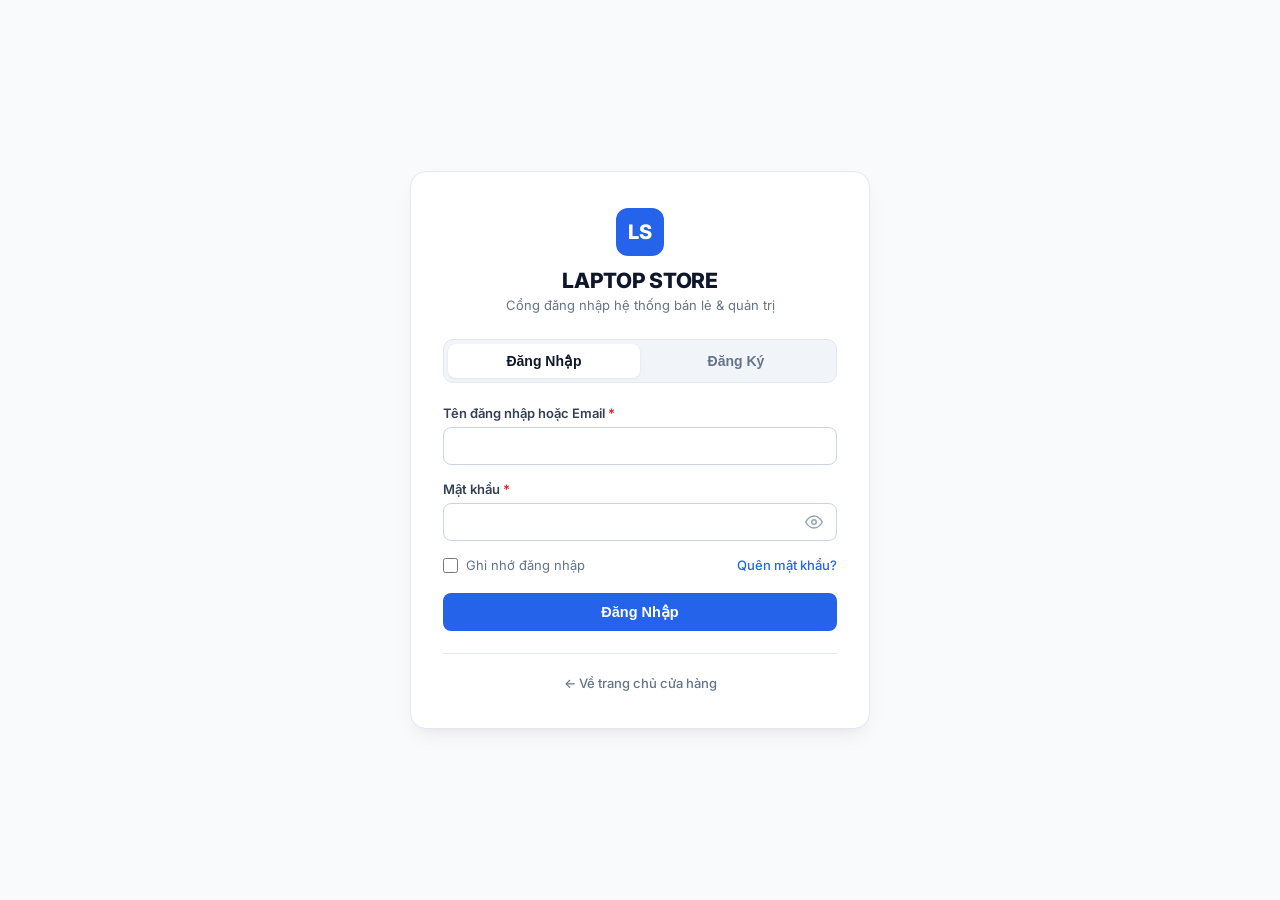
<file: front_end/view/checkout.html>
<!DOCTYPE html>
<html lang="vi">
<head>
  <meta charset="UTF-8">
  <meta name="viewport" content="width=device-width, initial-scale=1.0">
  <title>Thanh Toán Đơn Hàng - Laptop Store</title>
  <meta name="description" content="Xác nhận thông tin nhận hàng và kiểm tra đơn hàng tại Laptop Store.">

  <!-- Google Fonts: Inter -->
  <link rel="preconnect" href="https://fonts.googleapis.com">
  <link rel="preconnect" href="https://fonts.gstatic.com" crossorigin>
  <link href="https://fonts.googleapis.com/css2?family=Inter:wght@400;500;600;700;800;900&display=swap" rel="stylesheet">

  <!-- Main Stylesheet -->
  <link rel="stylesheet" href="../css/style.css?v=20261002_1430">

  <style>
    /* Checkout Page Styles matching Store Design System */
    .checkout-page-container {
      padding: 30px 0 60px 0;
      min-height: 70vh;
      background-color: var(--bg-body, #f4f6f9);
    }

    .checkout-breadcrumb {
      display: flex;
      align-items: center;
      gap: 8px;
      font-size: 0.85rem;
      color: var(--text-muted, #64748b);
      margin-bottom: 24px;
    }

    .checkout-breadcrumb a {
      color: var(--text-muted, #64748b);
      text-decoration: none;
      transition: color 0.2s;
    }

    .checkout-breadcrumb a:hover {
      color: var(--primary-red, #ea2828);
    }

    .checkout-title-wrap {
      margin-bottom: 28px;
      display: flex;
      align-items: center;
      justify-content: space-between;
      border-bottom: 1px solid var(--border-color, #e2e8f0);
      padding-bottom: 16px;
    }

    .checkout-title {
      font-size: 1.65rem;
      font-weight: 800;
      color: var(--text-main, #0f172a);
      display: flex;
      align-items: center;
      gap: 12px;
    }

    .checkout-title svg {
      width: 28px;
      height: 28px;
      color: var(--primary-red, #ea2828);
    }

    .checkout-grid {
      display: grid;
      grid-template-columns: 1fr 1fr;
      gap: 32px;
      align-items: start;
    }

    /* Card Box */
    .checkout-card {
      background: var(--bg-card, #ffffff);
      border: 1px solid var(--border-color, #e2e8f0);
      border-radius: var(--radius-md, 10px);
      padding: 24px;
      box-shadow: 0 2px 8px rgba(0, 0, 0, 0.04);
    }

    .checkout-card-header {
      display: flex;
      align-items: center;
      gap: 10px;
      font-size: 1.15rem;
      font-weight: 700;
      color: var(--text-main, #0f172a);
      margin-bottom: 20px;
      padding-bottom: 12px;
      border-bottom: 1px solid var(--border-light, #edf2f7);
    }

    .checkout-card-header svg {
      width: 20px;
      height: 20px;
      color: var(--primary-red, #ea2828);
    }

    /* Form Fields */
    .checkout-form-group {
      margin-bottom: 18px;
    }

    .checkout-label {
      display: block;
      font-size: 0.88rem;
      font-weight: 600;
      color: var(--text-main, #1e293b);
      margin-bottom: 6px;
    }

    .checkout-label .required {
      color: #ef4444;
      margin-left: 2px;
    }

    .checkout-input, .checkout-textarea {
      width: 100%;
      background: #ffffff;
      border: 1px solid #cbd5e1;
      border-radius: 8px;
      padding: 12px 14px;
      color: var(--text-main, #0f172a);
      font-family: inherit;
      font-size: 0.92rem;
      transition: all 0.2s ease;
      box-sizing: border-box;
    }

    .checkout-input:focus, .checkout-textarea:focus {
      outline: none;
      border-color: var(--primary-red, #ea2828);
      box-shadow: 0 0 0 3px rgba(234, 40, 40, 0.15);
    }

    .checkout-textarea {
      resize: vertical;
      min-height: 85px;
    }

    .form-hint {
      font-size: 0.78rem;
      color: var(--text-muted, #64748b);
      margin-top: 4px;
    }

    /* Order items list */
    .checkout-items-list {
      display: flex;
      flex-direction: column;
      gap: 14px;
      max-height: 380px;
      overflow-y: auto;
      padding-right: 6px;
      margin-bottom: 20px;
    }

    .checkout-items-list::-webkit-scrollbar {
      width: 6px;
    }
    .checkout-items-list::-webkit-scrollbar-thumb {
      background: #cbd5e1;
      border-radius: 3px;
    }

    .checkout-item {
      display: flex;
      gap: 14px;
      background: #f8fafc;
      border: 1px solid var(--border-light, #edf2f7);
      border-radius: 8px;
      padding: 12px;
      position: relative;
    }

    .checkout-item-img {
      width: 72px;
      height: 72px;
      border-radius: 6px;
      object-fit: cover;
      background: #edf2f7;
      border: 1px solid #e2e8f0;
      flex-shrink: 0;
    }

    .checkout-item-details {
      flex: 1;
      display: flex;
      flex-direction: column;
      justify-content: space-between;
      min-width: 0;
    }

    .checkout-item-title {
      font-size: 0.92rem;
      font-weight: 700;
      color: var(--text-main, #0f172a);
      line-height: 1.35;
      margin-bottom: 4px;
      overflow: hidden;
      text-overflow: ellipsis;
      white-space: nowrap;
    }

    .checkout-item-specs {
      font-size: 0.78rem;
      color: var(--text-muted, #64748b);
      line-height: 1.3;
      margin-bottom: 6px;
    }

    .checkout-item-price-row {
      display: flex;
      align-items: center;
      justify-content: space-between;
      flex-wrap: wrap;
      gap: 8px;
    }

    .checkout-item-qty {
      font-size: 0.82rem;
      color: #334155;
      background: #e2e8f0;
      padding: 2px 8px;
      border-radius: 4px;
      font-weight: 600;
    }

    .checkout-item-pricing {
      text-align: right;
    }

    .checkout-item-cur-price {
      font-size: 0.95rem;
      font-weight: 800;
      color: var(--primary-red, #ea2828);
    }

    .checkout-item-old-price {
      font-size: 0.78rem;
      color: #94a3b8;
      text-decoration: line-through;
      margin-right: 6px;
    }

    .checkout-item-total {
      font-size: 0.85rem;
      color: #64748b;
    }

    /* Stock Warning inside item */
    .stock-warning-banner {
      background: #fee2e2;
      border: 1px solid #fca5a5;
      color: #dc2626;
      padding: 8px 12px;
      border-radius: 6px;
      font-size: 0.82rem;
      margin-top: 6px;
      display: flex;
      align-items: center;
      gap: 6px;
      font-weight: 600;
    }

    /* Overall Summary Table */
    .checkout-summary-box {
      border-top: 1px solid var(--border-color, #e2e8f0);
      padding-top: 16px;
    }

    .summary-row {
      display: flex;
      justify-content: space-between;
      align-items: center;
      font-size: 0.92rem;
      color: var(--text-muted, #64748b);
      margin-bottom: 10px;
    }

    .summary-row.total-row {
      font-size: 1.15rem;
      font-weight: 800;
      color: var(--text-main, #0f172a);
      border-top: 1px dashed var(--border-color, #e2e8f0);
      padding-top: 14px;
      margin-top: 12px;
    }

    .summary-row.total-row .total-amount {
      color: var(--primary-red, #ea2828);
      font-size: 1.35rem;
    }

    /* Payment Method Section */
    .checkout-payment-methods-section {
      margin-top: 18px;
      padding-top: 16px;
      border-top: 1px dashed var(--border-color, #e2e8f0);
    }

    .payment-section-title {
      font-size: 0.88rem;
      font-weight: 700;
      color: var(--text-main, #0f172a);
      text-transform: uppercase;
      letter-spacing: 0.5px;
      margin-bottom: 10px;
      display: flex;
      align-items: center;
      gap: 6px;
    }

    .payment-method-option {
      display: flex;
      align-items: center;
      gap: 12px;
      background: #f0fdf4;
      border: 1.5px solid #22c55e;
      border-radius: 8px;
      padding: 12px 14px;
      cursor: pointer;
      transition: all 0.2s ease;
    }

    .payment-method-option:hover {
      border-color: #16a34a;
      background: #ecfdf5;
    }

    .payment-radio {
      accent-color: #16a34a;
      width: 17px;
      height: 17px;
      cursor: pointer;
      margin: 0;
    }

    .payment-info {
      flex: 1;
    }

    .payment-title {
      font-size: 0.92rem;
      font-weight: 700;
      color: #0f172a;
      display: flex;
      align-items: center;
      gap: 8px;
      margin: 0;
    }

    .badge-cod {
      font-size: 0.72rem;
      background: #dcfce7;
      color: #15803d;
      padding: 2px 7px;
      border-radius: 4px;
      font-weight: 600;
      border: 1px solid #bbf7d0;
    }

    .payment-desc {
      font-size: 0.82rem;
      color: #64748b;
      line-height: 1.4;
    }

    /* Main Action Button */
    .btn-submit-order {
      width: 100%;
      background: linear-gradient(135deg, #ea2828 0%, #c81e1e 100%);
      color: #ffffff;
      border: none;
      border-radius: 8px;
      padding: 15px;
      font-size: 1.05rem;
      font-weight: 800;
      cursor: pointer;
      display: flex;
      align-items: center;
      justify-content: center;
      gap: 10px;
      box-shadow: 0 4px 15px rgba(234, 40, 40, 0.25);
      transition: all 0.25s ease;
      margin-top: 20px;
    }

    .btn-submit-order:hover {
      background: linear-gradient(135deg, #f03e3e 0%, #d32020 100%);
      transform: translateY(-2px);
      box-shadow: 0 6px 20px rgba(234, 40, 40, 0.35);
    }

    .btn-back-to-cart {
      display: inline-flex;
      align-items: center;
      gap: 6px;
      color: var(--text-muted, #64748b);
      text-decoration: none;
      font-size: 0.88rem;
      margin-top: 14px;
      transition: color 0.2s;
    }

    .btn-back-to-cart:hover {
      color: var(--primary-red, #ea2828);
    }

    /* Empty Cart View */
    .empty-cart-container {
      text-align: center;
      padding: 60px 20px;
      background: var(--bg-card, #ffffff);
      border: 1px solid var(--border-color, #e2e8f0);
      border-radius: 12px;
      max-width: 600px;
      margin: 40px auto;
      box-shadow: var(--shadow-sm);
    }

    .empty-cart-icon {
      width: 72px;
      height: 72px;
      color: #94a3b8;
      margin-bottom: 20px;
    }

    .empty-cart-title {
      font-size: 1.35rem;
      font-weight: 700;
      color: var(--text-main, #0f172a);
      margin-bottom: 10px;
    }

    .empty-cart-desc {
      color: var(--text-muted, #64748b);
      font-size: 0.95rem;
      margin-bottom: 24px;
    }

    .btn-empty-shop {
      display: inline-flex;
      align-items: center;
      gap: 8px;
      background: var(--primary-red, #ea2828);
      color: #ffffff;
      padding: 12px 24px;
      border-radius: 8px;
      text-decoration: none;
      font-weight: 700;
      transition: background 0.2s;
    }

    .btn-empty-shop:hover {
      background: var(--primary-red-hover, #c81e1e);
    }

    /* Overall Alert Banner */
    .checkout-alert-box {
      background: #fee2e2;
      border: 1px solid #f87171;
      border-radius: 8px;
      padding: 14px 18px;
      margin-bottom: 24px;
      color: #b91c1c;
      font-size: 0.92rem;
      display: flex;
      align-items: center;
      gap: 10px;
      font-weight: 600;
    }

    .empty-cart-icon {
      width: 72px;
      height: 72px;
      color: #64748b;
      margin-bottom: 20px;
    }

    .empty-cart-title {
      font-size: 1.35rem;
      font-weight: 700;
      color: #ffffff;
      margin-bottom: 10px;
    }

    .empty-cart-desc {
      color: #94a3b8;
      font-size: 0.95rem;
      margin-bottom: 24px;
    }

    .btn-empty-shop {
      display: inline-flex;
      align-items: center;
      gap: 8px;
      background: var(--primary-red);
      color: #ffffff;
      padding: 12px 24px;
      border-radius: 8px;
      text-decoration: none;
      font-weight: 700;
      transition: background 0.2s;
    }

    .btn-empty-shop:hover {
      background: #ef4444;
    }

    /* Overall Alert Banner */
    .checkout-alert-box {
      background: rgba(239, 68, 68, 0.15);
      border: 1px solid #ef4444;
      border-radius: 8px;
      padding: 14px 18px;
      margin-bottom: 24px;
      color: #fca5a5;
      font-size: 0.92rem;
      display: flex;
      align-items: center;
      gap: 10px;
    }

    /* Responsive */
    @media (max-width: 900px) {
      .checkout-grid {
        grid-template-columns: 1fr;
        gap: 24px;
      }
    }
  </style>
</head>
<body>



  <!-- Main Header -->
  <header class="main-header">
    <div class="container">
      <div class="header-inner">
        
        <div class="category-btn-wrapper">
          <a href="index.html" class="category-dropdown-btn">
            <svg style="width: 18px; height: 18px;" fill="currentColor" viewBox="0 0 24 24"><path d="M10 20v-6h4v6h5v-8h3L12 3 2 12h3v8z"/></svg>
            <span>VỀ TRANG CHỦ</span>
          </a>
        </div>

        <div style="display: flex; align-items: center; gap: 12px;">
          <a href="index.html" style="text-decoration: none; color: #ffffff; font-size: 1.45rem; font-weight: 900; letter-spacing: -0.5px; display: flex; align-items: center; gap: 8px;">
            <span style="color: var(--primary-red);">LAPTOP</span>STORE
          </a>
        </div>

        <div class="header-actions">
          <div class="action-item" onclick="window.location.href='index.html'">
            <div class="action-icon-circle">
              <svg fill="currentColor" viewBox="0 0 24 24"><path d="M7 18c-1.1 0-1.99.9-1.99 2S5.9 22 7 22s2-.9 2-2-.9-2-2-2zM1 2v2h2l3.6 7.59-1.35 2.45c-.16.28-.25.61-.25.96 0 1.1.9 2 2 2h12v-2H7.42c-.14 0-.25-.11-.25-.25l.03-.12.9-1.63h7.45c.75 0 1.41-.41 1.75-1.03l3.58-6.49c.08-.14.12-.31.12-.48 0-.55-.45-1-1-1H5.21l-.94-2H1zm16 16c-1.1 0-1.99.9-1.99 2s.89 2 1.99 2 2-.9 2-2-.9-2-2-2z"/></svg>
              <span class="cart-count-badge" id="checkoutCartBadge">0</span>
            </div>
            <div class="action-text">
              <span class="action-label">Giỏ hàng</span>
              <span class="action-value">Xem lại</span>
            </div>
          </div>

          <div class="action-item" id="checkoutUserSlot">
            <!-- Rendered by checkout.js -->
          </div>
        </div>

      </div>
    </div>
  </header>

  <!-- Main Content -->
  <main class="checkout-page-container">
    <div class="container">
      
      <!-- Breadcrumb -->
      <nav class="checkout-breadcrumb">
        <a href="index.html">Trang chủ</a>
        <span>›</span>
        <a href="index.html">Giỏ hàng</a>
        <span>›</span>
        <span style="color: #ffffff; font-weight: 600;">Thanh toán</span>
      </nav>

      <!-- Page Title -->
      <div class="checkout-title-wrap">
        <h1 class="checkout-title">
          <svg fill="currentColor" viewBox="0 0 24 24"><path d="M20 4H4c-1.11 0-1.99.89-1.99 2L2 18c0 1.11.89 2 2 2h16c1.11 0 2-.89 2-2V6c0-1.11-.89-2-2-2zm0 14H4v-6h16v6zm0-10H4V6h16v2z"/></svg>
          TIẾN HÀNH THANH TOÁN
        </h1>
        <div style="font-size: 0.88rem; color: #94a3b8;">
          Bước 1 / 2: Kiểm tra thông tin đơn hàng
        </div>
      </div>

      <!-- Warning if stock issue -->
      <div id="checkoutGlobalAlert" style="display: none;" class="checkout-alert-box">
        <svg style="width: 22px; height: 22px; flex-shrink: 0;" fill="currentColor" viewBox="0 0 24 24"><path d="M12 2C6.48 2 2 6.48 2 12s4.48 10 10 10 10-4.48 10-10S17.52 2 12 2zm1 15h-2v-2h2v2zm0-4h-2V7h2v6z"/></svg>
        <span id="checkoutGlobalAlertText">Một số sản phẩm trong giỏ hàng hiện vượt quá số lượng tồn kho khả dụng!</span>
      </div>

      <!-- Loading State -->
      <div id="checkoutLoading" style="text-align: center; padding: 60px 0; color: #94a3b8;">
        <div style="font-size: 1.1rem; font-weight: 600; margin-bottom: 8px;">Đang tải thông tin đơn hàng từ Database...</div>
        <div style="font-size: 0.85rem;">Vui lòng đợi trong giây lát</div>
      </div>

      <!-- Empty Cart State -->
      <div id="checkoutEmptyCart" style="display: none;" class="empty-cart-container">
        <svg class="empty-cart-icon" fill="currentColor" viewBox="0 0 24 24"><path d="M19 6h-2c0-2.76-2.24-5-5-5S7 3.24 7 6H5c-1.1 0-2 .9-2 2v12c0 1.1.9 2 2 2h14c1.1 0 2-.9 2-2V8c0-1.1-.9-2-2-2zm-7-3c1.66 0 3 1.34 3 3H9c0-1.66 1.34-3 3-3zm7 17H5V8h14v12z"/></svg>
        <h2 class="empty-cart-title">Giỏ hàng của bạn đang trống</h2>
        <p class="empty-cart-desc">Bạn chưa có sản phẩm nào trong giỏ hàng để tiến hành thanh toán. Hãy dạo quanh cửa hàng và chọn những mẫu laptop ưng ý nhất nhé!</p>
        <a href="index.html" class="btn-empty-shop">
          <svg style="width: 18px; height: 18px;" fill="currentColor" viewBox="0 0 24 24"><path d="M10 20v-6h4v6h5v-8h3L12 3 2 12h3v8z"/></svg>
          QUAY LẠI MUA SẮM
        </a>
      </div>

      <!-- 2-Column Checkout Layout -->
      <div id="checkoutContent" style="display: none;" class="checkout-grid">
        
        <!-- COLUMN 1: THÔNG TIN NHẬN HÀNG -->
        <div class="checkout-card">
          <div class="checkout-card-header">
            <svg fill="currentColor" viewBox="0 0 24 24"><path d="M12 2C8.13 2 5 5.13 5 9c0 5.25 7 13 7 13s7-7.75 7-13c0-3.87-3.13-7-7-7zm0 9.5c-1.38 0-2.5-1.12-2.5-2.5s1.12-2.5 2.5-2.5 2.5 1.12 2.5 2.5-1.12 2.5-2.5 2.5z"/></svg>
            THÔNG TIN NHẬN HÀNG
          </div>

          <form id="checkoutRecipientForm" onsubmit="event.preventDefault();">
            <div class="checkout-form-group">
              <label class="checkout-label" for="recipientName">Họ và tên người nhận <span class="required">*</span></label>
              <input type="text" class="checkout-input" id="recipientName" required>
            </div>

            <div class="checkout-form-group">
              <label class="checkout-label" for="recipientPhone">Số điện thoại liên hệ <span class="required">*</span></label>
              <input type="tel" class="checkout-input" id="recipientPhone" required>
            </div>

            <div class="checkout-form-group">
              <label class="checkout-label" for="recipientAddress">Địa chỉ giao hàng <span class="required">*</span></label>
              <input type="text" class="checkout-input" id="recipientAddress" required>
            </div>

            <div class="checkout-form-group">
              <label class="checkout-label" for="orderNotes">Ghi chú đơn hàng (Tùy chọn)</label>
              <textarea class="checkout-textarea" id="orderNotes"></textarea>
            </div>
          </form>
        </div>

        <!-- COLUMN 2: ĐƠN HÀNG CỦA BẠN -->
        <div class="checkout-card">
          <div class="checkout-card-header">
            <svg fill="currentColor" viewBox="0 0 24 24"><path d="M19 3H5c-1.11 0-2 .9-2 2v14c0 1.1.89 2 2 2h14c1.1 0 2-.9 2-2V5c0-1.1-.9-2-2-2zm-2 10h-4v4h-2v-4H7v-2h4V7h2v4h4v2z"/></svg>
            ĐƠN HÀNG CỦA BẠN (<span id="checkoutTotalItemCount">0</span> sản phẩm)
          </div>

          <!-- Product Items List -->
          <div class="checkout-items-list" id="checkoutItemsList">
            <!-- Dynamic items loaded from DB -->
          </div>

          <!-- Summary Box -->
          <div class="checkout-summary-box">
            <div class="summary-row">
              <span>Tạm tính tiền hàng:</span>
              <span id="checkoutSubtotal" style="font-weight: 600; color: var(--text-main, #1e293b);">0 đ</span>
            </div>

            <div class="summary-row">
              <span>Phí vận chuyển:</span>
              <span style="color: #15803d; font-weight: 600;">Miễn phí</span>
            </div>

            <!-- Voucher Selection Section -->
            <div class="checkout-voucher-section" style="margin: 14px 0; padding: 14px; background: #f8fafc; border: 1px solid var(--border-light, #edf2f7); border-radius: 8px;">
              <label for="checkoutVoucherSelect" style="display: block; font-size: 0.88rem; font-weight: 700; color: var(--text-main, #1e293b); margin-bottom: 6px;">
                Mã giảm giá (Voucher):
              </label>
              <select id="checkoutVoucherSelect" class="checkout-input" style="padding: 10px 12px; font-size: 0.88rem; cursor: pointer; width: 100%; border: 1px solid #cbd5e1; border-radius: 6px;" onchange="handleSelectVoucher(this.value)">
                <option value="">Không áp dụng</option>
              </select>
              <div id="voucherStatusMsg" style="font-size: 0.8rem; margin-top: 6px; color: #64748b; display: none;"></div>
            </div>

            <div class="summary-row" id="voucherDiscountRow">
              <span>Giảm Voucher:</span>
              <span id="checkoutVoucherDiscount" style="font-weight: 700; color: #15803d;">0 đ</span>
            </div>

            <div class="summary-row total-row">
              <span>TỔNG THANH TOÁN:</span>
              <span class="total-amount" id="checkoutTotalAmount">0 đ</span>
            </div>

            <!-- PHƯƠNG THỨC THANH TOÁN -->
            <div class="checkout-payment-methods-section">
              <div class="payment-section-title">
                <svg style="width: 16px; height: 16px; color: #16a34a;" fill="currentColor" viewBox="0 0 24 24"><path d="M21 18v1c0 1.1-.9 2-2 2H5c-1.11 0-2-.9-2-2V5c0-1.1.89-2 2-2h14c1.1 0 2 .9 2 2v1h-9c-1.11 0-2 .9-2 2v8c0 1.1.89 2 2 2h9zm-9-2h10V8H12v8zm4-2.5c-.83 0-1.5-.67-1.5-1.5s.67-1.5 1.5-1.5 1.5.67 1.5 1.5-.67 1.5-1.5 1.5z"/></svg>
                <span>Phương thức thanh toán</span>
              </div>
              <label class="payment-method-option" for="paymentCodRadio">
                <input type="radio" id="paymentCodRadio" name="paymentMethod" value="COD" class="payment-radio" checked>
                <div class="payment-info">
                  <div class="payment-title">
                    <span>Thanh toán khi nhận hàng</span>
                  </div>
                </div>
              </label>
            </div>

            <!-- Submit Order Button -->
            <button class="btn-submit-order" id="btnPlaceOrder" type="button" onclick="handlePlaceOrder()">
              <svg style="width: 22px; height: 22px;" fill="currentColor" viewBox="0 0 24 24"><path d="M9 16.2L4.8 12l-1.4 1.4L9 19 21 7l-1.4-1.4L9 16.2z"/></svg>
              ĐẶT HÀNG
            </button>

            <div style="text-align: center; margin-top: 10px;">
              <a href="index.html" class="btn-back-to-cart">
                ← Quay lại giỏ hàng / Mua thêm sản phẩm
              </a>
            </div>
          </div>
        </div>

      </div>

    </div>
  </main>

  <!-- Toast Notification Container -->
  <div class="toast-container" id="toastContainer"></div>

  <!-- Footer -->
  <footer class="main-footer">
    <div class="container">
      <div style="display: grid; grid-template-columns: repeat(auto-fit, minmax(220px, 1fr)); gap: 24px; margin-bottom: 20px;">
        <div>
          <h4 style="color: var(--text-main); font-weight: 800; margin-bottom: 12px; font-size: 1rem;">HỆ THỐNG LAPTOP STORE</h4>
          <p>Chuyên cung cấp Laptop Gaming, Laptop Đồ họa, Laptop Văn phòng, linh kiện máy tính hàng đầu Việt Nam.</p>
          <p style="margin-top: 8px;"><strong>Hotline:</strong> 088.697.6868 (8:00 - 21:30)</p>
          <p><strong>Email:</strong> hotro@laptopstore.vn</p>
        </div>
        <div>
          <h4 style="color: var(--text-main); font-weight: 700; margin-bottom: 12px;">CHÍNH SÁCH MUA HÀNG</h4>
          <p>• Chính sách bảo hành đổi trả</p>
          <p>• Giao hàng toàn quốc</p>
          <p>• Hướng dẫn mua hàng trả góp 0%</p>
          <p>• Chính sách bảo mật thông tin</p>
        </div>
        <div>
          <h4 style="color: var(--text-main); font-weight: 700; margin-bottom: 12px;">KẾT NỐI VỚI CHÚNG TÔI</h4>
          <p>Facebook Fanpage: Laptop Store VN</p>
          <p>Youtube: Review Laptop & Công Nghệ</p>
          <p>TikTok: @laptopstore_official</p>
        </div>
      </div>
      <div class="footer-bottom">
        <p>© 2026 LaptopStore. All rights reserved. Hệ thống bán lẻ Laptop uy tín chất lượng.</p>
      </div>
    </div>
  </footer>

  <!-- Checkout Logic Script -->
  <script src="../js/checkout.js?v=20261004_0039"></script>

</body>
</html>
</file>
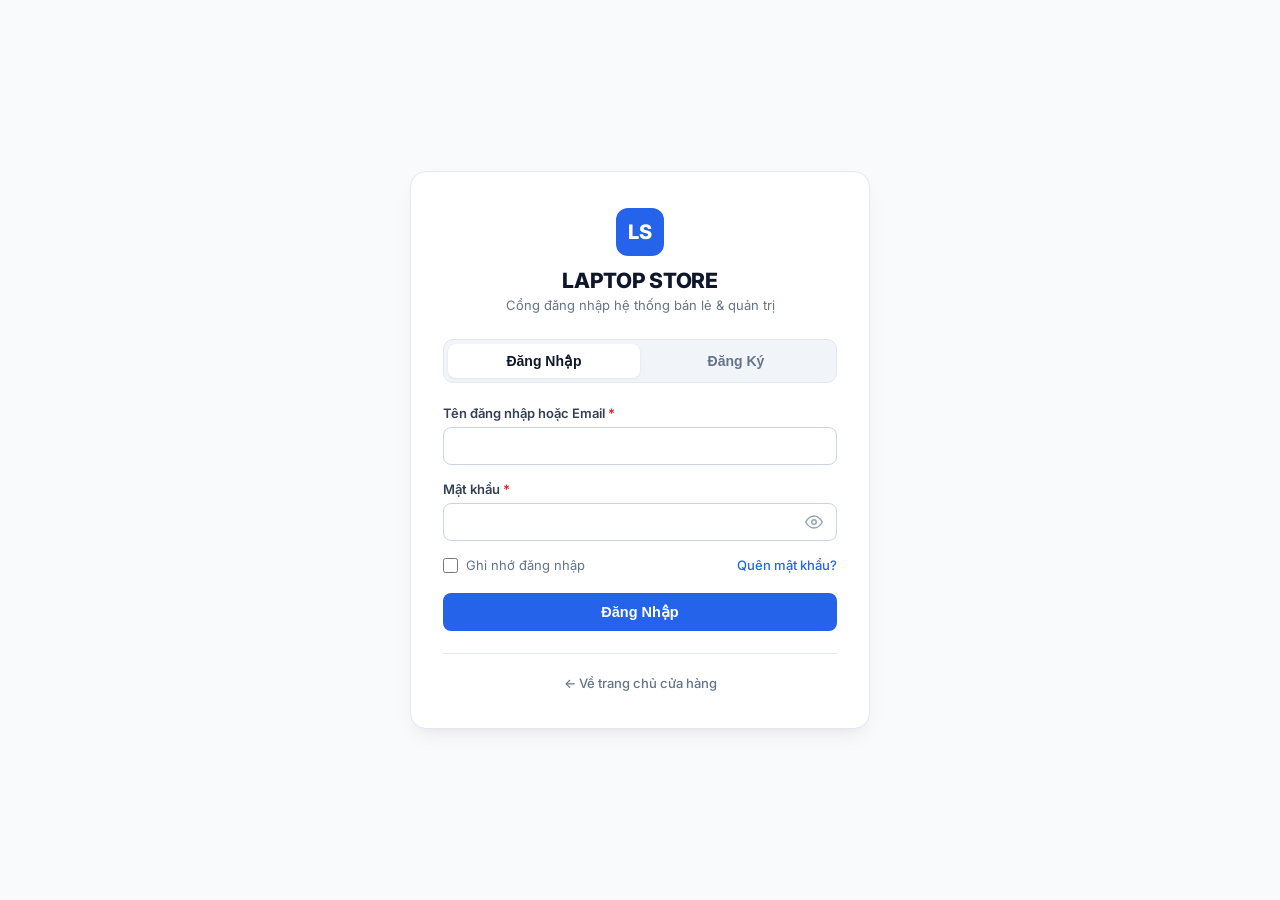
<file: front_end/view/login.html>
<!DOCTYPE html>
<html lang="vi">
<head>
  <meta charset="UTF-8">
  <meta name="viewport" content="width=device-width, initial-scale=1.0">
  <title>Laptop Store - Đăng Nhập & Đăng Ký</title>
  <meta name="description" content="Đăng nhập tài khoản khách hàng hoặc quản trị viên Laptop Store">

  <!-- Google Fonts: Inter -->
  <link rel="preconnect" href="https://fonts.googleapis.com">
  <link rel="preconnect" href="https://fonts.gstatic.com" crossorigin>
  <link href="https://fonts.googleapis.com/css2?family=Inter:wght@400;500;600;700;800&display=swap" rel="stylesheet">

  <!-- Auth Stylesheet -->
  <link rel="stylesheet" href="../css/auth.css?v=2.0">
</head>
<body>

  <div class="auth-wrapper">
    <div class="auth-card">

      <!-- Header -->
      <div class="auth-header">
        <div class="auth-logo-badge">LS</div>
        <h1 class="auth-title">LAPTOP STORE</h1>
        <p class="auth-subtitle">Cổng đăng nhập hệ thống bán lẻ & quản trị</p>
      </div>

      <!-- Tab Switcher -->
      <div class="auth-tabs">
        <button type="button" class="auth-tab-btn active" id="tabLoginBtn" onclick="switchAuthTab('login')">
          Đăng Nhập
        </button>
        <button type="button" class="auth-tab-btn" id="tabRegisterBtn" onclick="switchAuthTab('register')">
          Đăng Ký
        </button>
      </div>

      <!-- Notification Alert -->
      <div class="auth-alert" id="authAlert"></div>

      <!-- ====================================================================
           TAB 1: FORM ĐĂNG NHẬP
           ==================================================================== -->
      <div class="auth-form-pane active" id="loginFormPane">
        <form onsubmit="handleLoginSubmit(event)" id="loginForm">
          
          <div class="auth-form-group">
            <label class="auth-label" for="loginUsername">Tên đăng nhập hoặc Email <span class="req">*</span></label>
            <div class="auth-input-wrapper">
              <input type="text" class="auth-input" id="loginUsername" required autocomplete="username">
            </div>
          </div>

          <div class="auth-form-group">
            <label class="auth-label" for="loginPassword">Mật khẩu <span class="req">*</span></label>
            <div class="auth-input-wrapper">
              <input type="password" class="auth-input auth-input-pwd" id="loginPassword" required autocomplete="current-password">
              <button type="button" class="auth-toggle-pwd" onclick="togglePassword('loginPassword', this)" title="Ẩn/Hiện mật khẩu" aria-label="Ẩn/Hiện mật khẩu">
                <svg width="18" height="18" viewBox="0 0 24 24" fill="none" stroke="currentColor" stroke-width="2" stroke-linecap="round" stroke-linejoin="round">
                  <path d="M1 12s4-8 11-8 11 8 11 8-4 8-11 8-11-8-11-8z"></path>
                  <circle cx="12" cy="12" r="3"></circle>
                </svg>
              </button>
            </div>
          </div>

          <div class="auth-options">
            <label class="auth-remember">
              <input type="checkbox" id="rememberMe">
              <span>Ghi nhớ đăng nhập</span>
            </label>
            <a href="javascript:void(0)" onclick="alert('Vui lòng liên hệ quản trị viên qua hotline 088.697.6868 để được cấp lại mật khẩu.')">Quên mật khẩu?</a>
          </div>

          <button type="submit" class="btn-auth-submit" id="btnLoginSubmit">
            Đăng Nhập
          </button>
        </form>
      </div>

      <!-- ====================================================================
           TAB 2: FORM ĐĂNG KÝ
           ==================================================================== -->
      <div class="auth-form-pane" id="registerFormPane">
        <form onsubmit="handleRegisterSubmit(event)" id="registerForm">

          <div class="auth-form-group">
            <label class="auth-label" for="regTen">Họ và tên <span class="req">*</span></label>
            <div class="auth-input-wrapper">
              <input type="text" class="auth-input" id="regTen" required>
            </div>
          </div>

          <div class="auth-form-row">
            <div class="auth-form-group">
              <label class="auth-label" for="regUsername">Tên đăng nhập <span class="req">*</span></label>
              <div class="auth-input-wrapper">
                <input type="text" class="auth-input" id="regUsername" required autocomplete="username">
              </div>
            </div>

            <div class="auth-form-group">
              <label class="auth-label" for="regPhone">Số điện thoại</label>
              <div class="auth-input-wrapper">
                <input type="tel" class="auth-input" id="regPhone">
              </div>
            </div>
          </div>

          <div class="auth-form-group">
            <label class="auth-label" for="regEmail">Địa chỉ Email</label>
            <div class="auth-input-wrapper">
              <input type="email" class="auth-input" id="regEmail">
            </div>
          </div>

          <div class="auth-form-group">
            <label class="auth-label" for="regDiaChi">Địa chỉ</label>
            <div class="auth-input-wrapper">
              <input type="text" class="auth-input" id="regDiaChi">
            </div>
          </div>

          <div class="auth-form-row">
            <div class="auth-form-group">
              <label class="auth-label" for="regPassword">Mật khẩu <span class="req">*</span></label>
              <div class="auth-input-wrapper">
                <input type="password" class="auth-input auth-input-pwd" id="regPassword" required autocomplete="new-password">
                <button type="button" class="auth-toggle-pwd" onclick="togglePassword('regPassword', this)" title="Ẩn/Hiện mật khẩu" aria-label="Ẩn/Hiện mật khẩu">
                  <svg width="18" height="18" viewBox="0 0 24 24" fill="none" stroke="currentColor" stroke-width="2" stroke-linecap="round" stroke-linejoin="round">
                    <path d="M1 12s4-8 11-8 11 8 11 8-4 8-11 8-11-8-11-8z"></path>
                    <circle cx="12" cy="12" r="3"></circle>
                  </svg>
                </button>
              </div>
            </div>

            <div class="auth-form-group">
              <label class="auth-label" for="regConfirmPassword">Xác nhận mật khẩu <span class="req">*</span></label>
              <div class="auth-input-wrapper">
                <input type="password" class="auth-input" id="regConfirmPassword" required autocomplete="new-password">
              </div>
            </div>
          </div>

          <button type="submit" class="btn-auth-submit" id="btnRegisterSubmit">
            Đăng Ký Tài Khoản
          </button>

        </form>
      </div>

      <!-- Footer back link -->
      <div class="auth-footer">
        <a href="index.html" class="auth-back-link">
          &larr; Về trang chủ cửa hàng
        </a>
      </div>
    </div>
  </div>

  <!-- JavaScript Logic -->
  <script src="../js/auth.js?v=20261002_1415"></script>
</body>
</html>
</file>
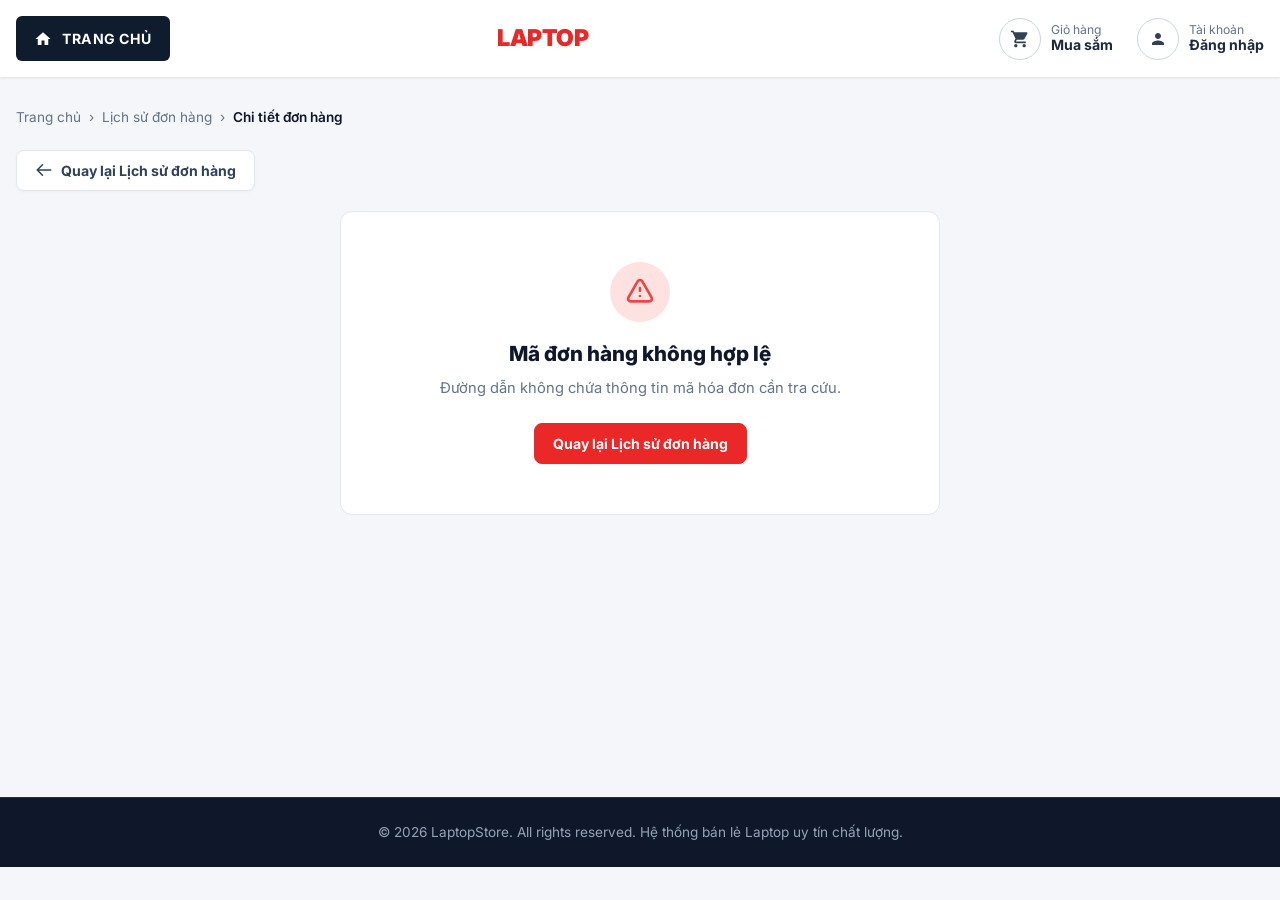
<file: front_end/view/order-detail.html>
<!DOCTYPE html>
<html lang="vi">
<head>
  <meta charset="UTF-8">
  <meta name="viewport" content="width=device-width, initial-scale=1.0">
  <title>Chi Tiết Đơn Hàng - Laptop Store</title>
  <meta name="description" content="Chi tiết đơn hàng dành cho khách hàng tại Laptop Store.">

  <!-- Google Fonts: Inter -->
  <link rel="preconnect" href="https://fonts.googleapis.com">
  <link rel="preconnect" href="https://fonts.gstatic.com" crossorigin>
  <link href="https://fonts.googleapis.com/css2?family=Inter:wght@400;500;600;700;800;900&display=swap" rel="stylesheet">

  <!-- Main Stylesheet -->
  <link rel="stylesheet" href="../css/style.css?v=20261002_1845">

  <style>
    /* ==========================================================================
       ORDER DETAIL PAGE SPECIFIC STYLES
       ========================================================================== */
    .detail-page-wrapper {
      padding: 30px 0 70px 0;
      background-color: var(--bg-body, #f4f6f9);
      min-height: 80vh;
    }

    .detail-breadcrumb {
      display: flex;
      align-items: center;
      gap: 8px;
      font-size: 0.85rem;
      color: var(--text-muted, #64748b);
      margin-bottom: 22px;
    }

    .detail-breadcrumb a {
      color: var(--text-muted, #64748b);
      text-decoration: none;
      transition: color 0.2s;
    }

    .detail-breadcrumb a:hover {
      color: var(--primary-red, #ea2828);
    }

    /* Top Action & Navigation */
    .detail-nav-bar {
      display: flex;
      align-items: center;
      justify-content: space-between;
      margin-bottom: 20px;
      flex-wrap: wrap;
      gap: 12px;
    }

    .btn-back-history {
      display: inline-flex;
      align-items: center;
      gap: 8px;
      padding: 9px 18px;
      background: #ffffff;
      border: 1px solid var(--border-color, #cbd5e1);
      border-radius: 8px;
      color: #334155;
      font-weight: 700;
      font-size: 0.88rem;
      text-decoration: none;
      transition: all 0.2s ease;
      box-shadow: 0 1px 3px rgba(0,0,0,0.04);
    }

    .btn-back-history:hover {
      background: #f8fafc;
      color: var(--primary-red, #ea2828);
      border-color: #94a3b8;
    }

    /* Main Container Cards */
    .detail-content-layout {
      display: flex;
      flex-direction: column;
      gap: 24px;
    }

    .detail-card {
      background: #ffffff;
      border: 1px solid var(--border-color, #e2e8f0);
      border-radius: 12px;
      overflow: hidden;
      box-shadow: 0 2px 8px rgba(0, 0, 0, 0.04);
    }

    .detail-card-header {
      padding: 16px 22px;
      background: #f8fafc;
      border-bottom: 1px solid var(--border-color, #e2e8f0);
      display: flex;
      align-items: center;
      justify-content: space-between;
      flex-wrap: wrap;
      gap: 12px;
    }

    .detail-card-title {
      font-size: 1.05rem;
      font-weight: 800;
      color: var(--text-main, #0f172a);
      display: flex;
      align-items: center;
      gap: 8px;
    }

    .detail-card-title svg {
      width: 20px;
      height: 20px;
      color: var(--primary-red, #ea2828);
    }

    .detail-card-body {
      padding: 22px;
    }

    /* Master Order Header */
    .order-master-header {
      display: flex;
      align-items: center;
      justify-content: space-between;
      flex-wrap: wrap;
      gap: 16px;
      padding: 22px;
      background: #ffffff;
      border-radius: 12px;
      border: 1px solid var(--border-color, #e2e8f0);
      box-shadow: 0 2px 8px rgba(0, 0, 0, 0.04);
    }

    .order-master-title {
      font-size: 1.5rem;
      font-weight: 800;
      color: var(--text-main, #0f172a);
      display: flex;
      align-items: center;
      gap: 10px;
    }

    .order-master-date {
      font-size: 0.88rem;
      color: var(--text-muted, #64748b);
      margin-top: 4px;
    }

    .order-master-badges {
      display: flex;
      align-items: center;
      gap: 10px;
      flex-wrap: wrap;
    }

    /* Status Badges */
    .status-badge {
      display: inline-flex;
      align-items: center;
      gap: 6px;
      padding: 6px 14px;
      border-radius: 20px;
      font-size: 0.85rem;
      font-weight: 700;
      letter-spacing: 0.2px;
    }

    .badge-pending {
      background: #fef3c7;
      color: #92400e;
      border: 1px solid #fde68a;
    }

    .badge-confirmed {
      background: #dbeafe;
      color: #1e40af;
      border: 1px solid #bfdbfe;
    }

    .badge-shipping {
      background: #e0e7ff;
      color: #3730a3;
      border: 1px solid #c7d2fe;
    }

    .badge-completed {
      background: #d1fae5;
      color: #065f46;
      border: 1px solid #a7f3d0;
    }

    .badge-cancelled {
      background: #fee2e2;
      color: #991b1b;
      border: 1px solid #fecaca;
    }

    .badge-unknown {
      background: #f1f5f9;
      color: #475569;
      border: 1px solid #cbd5e1;
    }

    .badge-paid {
      background: #ecfdf5;
      color: #047857;
      border: 1px solid #a7f3d0;
    }

    .badge-unpaid {
      background: #fffbeb;
      color: #b45309;
      border: 1px solid #fde68a;
    }

    /* Info Grid (Recipient Details) */
    .info-grid {
      display: grid;
      grid-template-columns: repeat(auto-fit, minmax(280px, 1fr));
      gap: 18px;
    }

    .info-item {
      display: flex;
      flex-direction: column;
      gap: 4px;
    }

    .info-label {
      font-size: 0.82rem;
      color: var(--text-muted, #64748b);
      text-transform: uppercase;
      font-weight: 700;
      letter-spacing: 0.5px;
    }

    .info-value {
      font-size: 0.98rem;
      color: var(--text-main, #0f172a);
      font-weight: 600;
      line-height: 1.5;
    }

    .info-value-highlight {
      font-weight: 700;
      color: #1e293b;
    }

    /* Product Item Table / Rows */
    .order-items-list {
      display: flex;
      flex-direction: column;
      gap: 16px;
    }

    .order-product-row {
      display: flex;
      align-items: flex-start;
      gap: 18px;
      padding: 18px 0;
      border-bottom: 1px solid var(--border-color, #f1f5f9);
    }

    .order-product-row:last-child {
      border-bottom: none;
      padding-bottom: 0;
    }

    .order-product-row:first-child {
      padding-top: 0;
    }

    .order-product-thumb {
      width: 90px;
      height: 90px;
      border-radius: 8px;
      object-fit: cover;
      background: #f8fafc;
      border: 1px solid var(--border-color, #e2e8f0);
      flex-shrink: 0;
    }

    .order-product-info {
      flex: 1;
      display: flex;
      flex-direction: column;
      gap: 5px;
    }

    .order-product-name {
      font-size: 1.05rem;
      font-weight: 700;
      color: var(--text-main, #0f172a);
    }

    .order-product-spec {
      font-size: 0.84rem;
      color: var(--text-muted, #64748b);
      background: #f8fafc;
      padding: 4px 10px;
      border-radius: 4px;
      display: inline-block;
      width: fit-content;
      border: 1px solid #e2e8f0;
      line-height: 1.4;
    }

    .order-product-pricing {
      display: flex;
      align-items: baseline;
      gap: 12px;
      margin-top: 4px;
      font-size: 0.92rem;
    }

    .order-product-price {
      color: #0f172a;
      font-weight: 600;
    }

    .order-product-qty {
      color: var(--text-muted, #64748b);
      font-weight: 500;
    }

    .order-product-subtotal {
      margin-left: auto;
      text-align: right;
      font-size: 1.05rem;
      font-weight: 800;
      color: var(--primary-red, #ea2828);
    }

    /* IMEI / Serial Block */
    .product-imei-box {
      margin-top: 10px;
      padding: 10px 14px;
      background: #f8fafc;
      border-radius: 8px;
      border-left: 3px solid #2563eb;
      font-size: 0.85rem;
    }

    .product-imei-box.unallocated {
      border-left-color: #94a3b8;
      background: #f8fafc;
    }

    .imei-box-title {
      font-weight: 700;
      color: #334155;
      display: flex;
      align-items: center;
      gap: 6px;
      margin-bottom: 6px;
    }

    .imei-chips-container {
      display: flex;
      flex-wrap: wrap;
      gap: 8px;
    }

    .imei-chip {
      background: #ffffff;
      border: 1px solid #cbd5e1;
      padding: 3px 10px;
      border-radius: 4px;
      font-family: 'Consolas', 'Courier New', monospace;
      font-weight: 700;
      color: #1e293b;
      font-size: 0.84rem;
      letter-spacing: 0.5px;
      display: inline-flex;
      align-items: center;
      gap: 6px;
    }

    .imei-unallocated-text {
      color: #64748b;
      font-style: italic;
      font-weight: 500;
    }

    /* Payment & Calculation Breakdown */
    .payment-summary-table {
      width: 100%;
      border-collapse: collapse;
    }

    .payment-summary-table tr td {
      padding: 10px 0;
      font-size: 0.95rem;
    }

    .payment-summary-table tr td:last-child {
      text-align: right;
      font-weight: 700;
      color: #0f172a;
    }

    .payment-summary-table .row-discount td {
      color: #16a34a;
    }

    .payment-summary-table .row-discount td:last-child {
      color: #16a34a;
    }

    .payment-summary-table .row-grand-total {
      border-top: 2px dashed #cbd5e1;
    }

    .payment-summary-table .row-grand-total td {
      padding-top: 16px;
      font-size: 1.25rem;
      font-weight: 800;
    }

    .payment-summary-table .row-grand-total td:last-child {
      font-size: 1.45rem;
      color: var(--primary-red, #ea2828);
    }

    /* Action bottom */
    .detail-bottom-actions {
      display: flex;
      justify-content: space-between;
      align-items: center;
      flex-wrap: wrap;
      gap: 16px;
      margin-top: 10px;
    }

    /* Button Cancel Order */
    .btn-cancel-order {
      display: inline-flex;
      align-items: center;
      gap: 8px;
      padding: 9px 20px;
      background: #ffffff;
      border: 1.5px solid #ef4444;
      border-radius: 8px;
      color: #dc2626;
      font-weight: 700;
      font-size: 0.88rem;
      cursor: pointer;
      transition: all 0.2s ease;
      box-shadow: 0 1px 3px rgba(239, 68, 68, 0.1);
    }

    .btn-cancel-order:hover {
      background: #fee2e2;
      color: #b91c1c;
      border-color: #dc2626;
      transform: translateY(-1px);
    }

    /* Cancel Modal */
    .cancel-modal-overlay {
      position: fixed;
      inset: 0;
      background-color: rgba(15, 23, 42, 0.65);
      backdrop-filter: blur(4px);
      z-index: 9999;
      display: flex;
      align-items: center;
      justify-content: center;
      padding: 16px;
    }

    .cancel-modal-container {
      background: #ffffff;
      border-radius: 14px;
      width: 100%;
      max-width: 480px;
      box-shadow: 0 20px 25px -5px rgba(0, 0, 0, 0.15), 0 10px 10px -5px rgba(0, 0, 0, 0.05);
      overflow: hidden;
      animation: modalFadeIn 0.2s ease-out;
    }

    @keyframes modalFadeIn {
      from { opacity: 0; transform: scale(0.95); }
      to { opacity: 1; transform: scale(1); }
    }

    .cancel-modal-header {
      padding: 20px 24px;
      background: #fff1f2;
      border-bottom: 1px solid #ffe4e6;
      display: flex;
      align-items: center;
      gap: 14px;
    }

    .cancel-modal-icon {
      width: 44px;
      height: 44px;
      border-radius: 50%;
      background: #fee2e2;
      color: #dc2626;
      display: flex;
      align-items: center;
      justify-content: center;
      flex-shrink: 0;
    }

    .cancel-modal-title {
      font-size: 1.15rem;
      font-weight: 800;
      color: #991b1b;
      margin: 0;
    }

    .cancel-modal-subtitle {
      font-size: 0.8rem;
      color: #b91c1c;
      margin: 2px 0 0 0;
    }

    .cancel-modal-body {
      padding: 22px 24px;
    }

    .cancel-modal-footer {
      padding: 14px 24px;
      background: #f8fafc;
      border-top: 1px solid #e2e8f0;
      display: flex;
      justify-content: flex-end;
      gap: 12px;
    }

    .btn-modal-back {
      padding: 9px 18px;
      background: #ffffff;
      border: 1px solid #cbd5e1;
      border-radius: 8px;
      color: #475569;
      font-weight: 700;
      font-size: 0.88rem;
      cursor: pointer;
      transition: all 0.2s;
    }

    .btn-modal-back:hover {
      background: #f1f5f9;
      color: #1e293b;
    }

    .btn-modal-confirm {
      padding: 9px 20px;
      background: #dc2626;
      border: 1px solid #dc2626;
      border-radius: 8px;
      color: #ffffff;
      font-weight: 700;
      font-size: 0.88rem;
      cursor: pointer;
      transition: all 0.2s;
      box-shadow: 0 1px 3px rgba(220, 38, 38, 0.3);
    }

    .btn-modal-confirm:hover {
      background: #b91c1c;
      border-color: #b91c1c;
    }

    .btn-modal-confirm:disabled, .btn-modal-back:disabled {
      opacity: 0.6;
      cursor: not-allowed;
    }

    /* Responsive */
    @media (max-width: 640px) {
      .order-master-header {
        flex-direction: column;
        align-items: flex-start;
      }
      .order-product-row {
        flex-direction: column;
      }
      .order-product-subtotal {
        margin-left: 0;
        text-align: left;
        margin-top: 8px;
      }
    }
  </style>
</head>
<body>


  <!-- Main Header -->
  <header class="main-header">
    <div class="container">
      <div class="header-inner">
        
        <div class="category-btn-wrapper">
          <a href="index.html" class="category-dropdown-btn">
            <svg style="width: 18px; height: 18px;" fill="currentColor" viewBox="0 0 24 24"><path d="M10 20v-6h4v6h5v-8h3L12 3 2 12h3v8z"/></svg>
            <span>TRANG CHỦ</span>
          </a>
        </div>

        <div style="display: flex; align-items: center; gap: 12px;">
          <a href="index.html" style="text-decoration: none; color: #ffffff; font-size: 1.45rem; font-weight: 900; letter-spacing: -0.5px; display: flex; align-items: center; gap: 8px;">
            <span style="color: var(--primary-red);">LAPTOP</span>STORE
          </a>
        </div>

        <div class="header-actions">
          <div class="action-item" onclick="window.location.href='index.html'">
            <div class="action-icon-circle">
              <svg fill="currentColor" viewBox="0 0 24 24"><path d="M7 18c-1.1 0-1.99.9-1.99 2S5.9 22 7 22s2-.9 2-2-.9-2-2-2zM1 2v2h2l3.6 7.59-1.35 2.45c-.16.28-.25.61-.25.96 0 1.1.9 2 2 2h12v-2H7.42c-.14 0-.25-.11-.25-.25l.03-.12.9-1.63h7.45c.75 0 1.41-.41 1.75-1.03l3.58-6.49c.08-.14.12-.31.12-.48 0-.55-.45-1-1-1H5.21l-.94-2H1zm16 16c-1.1 0-1.99.9-1.99 2s.89 2 1.99 2 2-.9 2-2-.9-2-2-2z"/></svg>
            </div>
            <div class="action-text">
              <span class="action-label">Giỏ hàng</span>
              <span class="action-value">Mua sắm</span>
            </div>
          </div>

          <div class="action-item" id="headerAuthAction" style="cursor: pointer;">
            <!-- Rendered by order-detail.js -->
          </div>
        </div>

      </div>
    </div>
  </header>

  <!-- Main Content Wrapper -->
  <main class="detail-page-wrapper">
    <div class="container">
      
      <!-- Breadcrumb -->
      <nav class="detail-breadcrumb">
        <a href="index.html">Trang chủ</a>
        <span>›</span>
        <a href="order-history.html">Lịch sử đơn hàng</a>
        <span>›</span>
        <span style="color: #0f172a; font-weight: 600;" id="breadcrumbOrderCode">Chi tiết đơn hàng</span>
      </nav>

      <!-- Navigation & Action Bar -->
      <div class="detail-nav-bar">
        <a href="order-history.html" class="btn-back-history">
          <svg style="width: 18px; height: 18px;" fill="none" stroke="currentColor" stroke-width="2" viewBox="0 0 24 24"><path stroke-linecap="round" stroke-linejoin="round" d="M10 19l-7-7m0 0l7-7m-7 7h18"/></svg>
          Quay lại Lịch sử đơn hàng
        </a>
      </div>

      <!-- Loading State -->
      <div id="detailLoading" style="text-align: center; padding: 70px 0; color: #64748b;">
        <div style="font-size: 1.15rem; font-weight: 700; margin-bottom: 8px;">Đang tải chi tiết đơn hàng...</div>
        <div style="font-size: 0.88rem;">Vui lòng đợi trong giây lát</div>
      </div>

      <!-- Error State (401, 404, or not owner) -->
      <div id="detailErrorState" style="display: none; background: #ffffff; border-radius: 12px; padding: 50px 20px; text-align: center; border: 1px solid #e2e8f0; max-width: 600px; margin: 0 auto;">
        <div style="width: 60px; height: 60px; background: #fee2e2; color: #ef4444; border-radius: 50%; display: flex; align-items: center; justify-content: center; margin: 0 auto 16px;">
          <svg style="width: 32px; height: 32px;" fill="none" stroke="currentColor" stroke-width="2" viewBox="0 0 24 24"><path stroke-linecap="round" stroke-linejoin="round" d="M12 9v2m0 4h.01m-6.938 4h13.856c1.54 0 2.502-1.667 1.732-3L13.732 4c-.77-1.333-2.694-1.333-3.464 0L3.34 16c-.77 1.333.192 3 1.732 3z"/></svg>
        </div>
        <h2 style="font-size: 1.3rem; font-weight: 800; color: #0f172a; margin-bottom: 8px;" id="errorTitle">Không tìm thấy đơn hàng</h2>
        <p style="color: #64748b; font-size: 0.92rem; margin-bottom: 24px; line-height: 1.5;" id="errorMessage">Đơn hàng không tồn tại hoặc bạn không có quyền xem thông tin đơn hàng này.</p>
        <a href="order-history.html" class="btn-back-history" style="background: var(--primary-red); color: #fff; border-color: var(--primary-red); display: inline-flex;">
          Quay lại Lịch sử đơn hàng
        </a>
      </div>

      <!-- Detail Main Content -->
      <div id="detailMainContent" style="display: none;" class="detail-content-layout">
        
        <!-- Header Card: Mã đơn, Ngày đặt, Badges -->
        <div class="order-master-header">
          <div>
            <div class="order-master-title">
              <span id="orderTitleMa">#HD000000</span>
            </div>
            <div class="order-master-date">
              Ngày đặt: <strong id="orderNgayDat">--/--/---- --:--</strong>
            </div>
          </div>
          <div class="order-master-badges">
            <span class="status-badge" id="orderStatusBadge">Chờ xác nhận</span>
            <span class="status-badge" id="orderPayStatusBadge">Chưa thanh toán</span>
          </div>
        </div>

        <!-- Section 1: Thông tin nhận hàng (SNAPSHOT) -->
        <div class="detail-card">
          <div class="detail-card-header">
            <div class="detail-card-title">
              <svg fill="none" stroke="currentColor" stroke-width="2" viewBox="0 0 24 24"><path stroke-linecap="round" stroke-linejoin="round" d="M17.657 16.657L13.414 20.9a1.998 1.998 0 01-2.827 0l-4.244-4.243a8 8 0 1111.314 0z"/><path stroke-linecap="round" stroke-linejoin="round" d="M15 11a3 3 0 11-6 0 3 3 0 016 0z"/></svg>
              <span>THÔNG TIN NHẬN HÀNG (LÚC ĐẶT)</span>
            </div>
          </div>
          <div class="detail-card-body">
            <div class="info-grid">
              <div class="info-item">
                <span class="info-label">Người nhận hàng</span>
                <span class="info-value info-value-highlight" id="recipientName">---</span>
              </div>
              <div class="info-item">
                <span class="info-label">Số điện thoại</span>
                <span class="info-value" id="recipientPhone">---</span>
              </div>
              <div class="info-item" style="grid-column: 1 / -1;">
                <span class="info-label">Địa chỉ giao nhận</span>
                <span class="info-value" id="recipientAddress">---</span>
              </div>
              <div class="info-item" style="grid-column: 1 / -1;">
                <span class="info-label">Ghi chú đơn hàng</span>
                <span class="info-value" style="font-style: italic; color: #475569;" id="recipientNote">Không có ghi chú</span>
              </div>
              <div class="info-item" id="staffRow" style="display: none;">
                <span class="info-label">Nhân viên phụ trách</span>
                <span class="info-value" id="staffName">Chưa có</span>
              </div>
            </div>
          </div>
        </div>

        <!-- Section 2: Danh sách sản phẩm & IMEI (SNAPSHOT) -->
        <div class="detail-card">
          <div class="detail-card-header">
            <div class="detail-card-title">
              <svg fill="none" stroke="currentColor" stroke-width="2" viewBox="0 0 24 24"><path stroke-linecap="round" stroke-linejoin="round" d="M16 11V7a4 4 0 00-8 0v4M5 9h14l1 12H4L5 9z"/></svg>
              <span>DANH SÁCH SẢN PHẨM &amp; IMEI / SERIAL</span>
            </div>
            <div style="font-size: 0.85rem; color: #64748b; font-weight: 600;">
              Tổng: <span id="itemCountDisplay">0</span> sản phẩm
            </div>
          </div>
          <div class="detail-card-body">
            <div class="order-items-list" id="detailProductItems">
              <!-- Rendered dynamically -->
            </div>
          </div>
        </div>

        <!-- Section 3: Thông tin thanh toán & Voucher (SNAPSHOT) -->
        <div class="detail-card">
          <div class="detail-card-header">
            <div class="detail-card-title">
              <svg fill="none" stroke="currentColor" stroke-width="2" viewBox="0 0 24 24"><path stroke-linecap="round" stroke-linejoin="round" d="M17 9V7a2 2 0 00-2-2H5a2 2 0 00-2 2v6a2 2 0 002 2h2m2 4h10a2 2 0 002-2v-6a2 2 0 00-2-2H9a2 2 0 00-2 2v6a2 2 0 002 2zm7-5a2 2 0 11-4 0 2 2 0 014 0z"/></svg>
              <span>CHI TIẾT THANH TOÁN</span>
            </div>
          </div>
          <div class="detail-card-body">
            <table class="payment-summary-table">
              <tr>
                <td>Phương thức thanh toán:</td>
                <td id="payMethodVal">Thanh toán khi nhận hàng (COD)</td>
              </tr>
              <tr id="payDateRow" style="display: none;">
                <td>Ngày thanh toán:</td>
                <td id="payDateVal">--/--/---- --:--</td>
              </tr>
              <tr>
                <td>Tạm tính tiền hàng:</td>
                <td id="subtotalVal">0 đ</td>
              </tr>
              <tr id="voucherRow" class="row-discount" style="display: none;">
                <td>
                  Giảm giá Voucher (<span id="voucherCodeVal">MÃ</span>):
                </td>
                <td id="voucherDiscountVal">-0 đ</td>
              </tr>
              <tr class="row-grand-total">
                <td>TỔNG THANH TOÁN:</td>
                <td id="grandTotalVal">0 đ</td>
              </tr>
            </table>
          </div>
        </div>

        <!-- Section 4: Bottom Navigation & Actions -->
        <div class="detail-bottom-actions">
          <a href="order-history.html" class="btn-back-history">
            <svg style="width: 18px; height: 18px;" fill="none" stroke="currentColor" stroke-width="2" viewBox="0 0 24 24"><path stroke-linecap="round" stroke-linejoin="round" d="M10 19l-7-7m0 0l7-7m-7 7h18"/></svg>
            ← Quay lại Lịch sử đơn hàng
          </a>

          <!-- Nút Hủy đơn hàng (Chỉ hiển thị khi status 0/1 và thanhToan 0) -->
          <div id="cancelOrderActionContainer" style="display: none;">
            <button type="button" id="btnOpenCancelModal" class="btn-cancel-order" onclick="openCancelModal()">
              <svg style="width: 18px; height: 18px;" fill="none" stroke="currentColor" stroke-width="2" viewBox="0 0 24 24">
                <path stroke-linecap="round" stroke-linejoin="round" d="M6 18L18 6M6 6l12 12"/>
              </svg>
              HỦY ĐƠN HÀNG
            </button>
          </div>
        </div>

      </div>

    </div>
  </main>

  <!-- Modal Xác Nhận Hủy Đơn Hàng -->
  <div id="cancelConfirmModal" class="cancel-modal-overlay" style="display: none;">
    <div class="cancel-modal-container">
      <div class="cancel-modal-header">
        <div class="cancel-modal-icon">
          <svg style="width: 26px; height: 26px;" fill="none" stroke="currentColor" stroke-width="2" viewBox="0 0 24 24">
            <path stroke-linecap="round" stroke-linejoin="round" d="M12 9v2m0 4h.01m-6.938 4h13.856c1.54 0 2.502-1.667 1.732-3L13.732 4c-.77-1.333-2.694-1.333-3.464 0L3.34 16c-.77 1.333.192 3 1.732 3z"/>
          </svg>
        </div>
        <div>
          <h3 class="cancel-modal-title">HỦY ĐƠN HÀNG</h3>
          <p class="cancel-modal-subtitle">Xác nhận yêu cầu hủy đơn hàng</p>
        </div>
      </div>
      <div class="cancel-modal-body">
        <p style="margin-bottom: 10px; font-weight: 600; color: #1e293b;">
          Bạn có chắc chắn muốn hủy đơn hàng <span id="modalCancelOrderMa" style="color: #dc2626; font-weight: 800;">#HD...</span>?
        </p>
        <p style="color: #64748b; font-size: 0.9rem; line-height: 1.5; margin-bottom: 12px;">
          Thao tác này không thể hoàn tác sau khi đã thực hiện.
        </p>
        <div id="cancelModalAlert" style="display: none; padding: 10px 14px; border-radius: 6px; font-size: 0.88rem; margin-bottom: 12px; background: #fee2e2; color: #991b1b; border: 1px solid #fecaca;"></div>
      </div>
      <div class="cancel-modal-footer">
        <button type="button" class="btn-modal-back" id="btnCancelModalBack" onclick="closeCancelModal()">
          QUAY LẠI
        </button>
        <button type="button" class="btn-modal-confirm" id="btnConfirmCancelSubmit" onclick="submitCancelOrder()">
          XÁC NHẬN HỦY
        </button>
      </div>
    </div>
  </div>

  <!-- Footer -->
  <footer style="background: #0f172a; color: #94a3b8; text-align: center; padding: 24px; font-size: 0.85rem; border-top: 1px solid rgba(255,255,255,0.1);">
    © 2026 LaptopStore. All rights reserved. Hệ thống bán lẻ Laptop uy tín chất lượng.
  </footer>

  <!-- Scripts -->
  <script src="../js/order-detail.js?v=20261003_1500"></script>
</body>
</html>
</file>
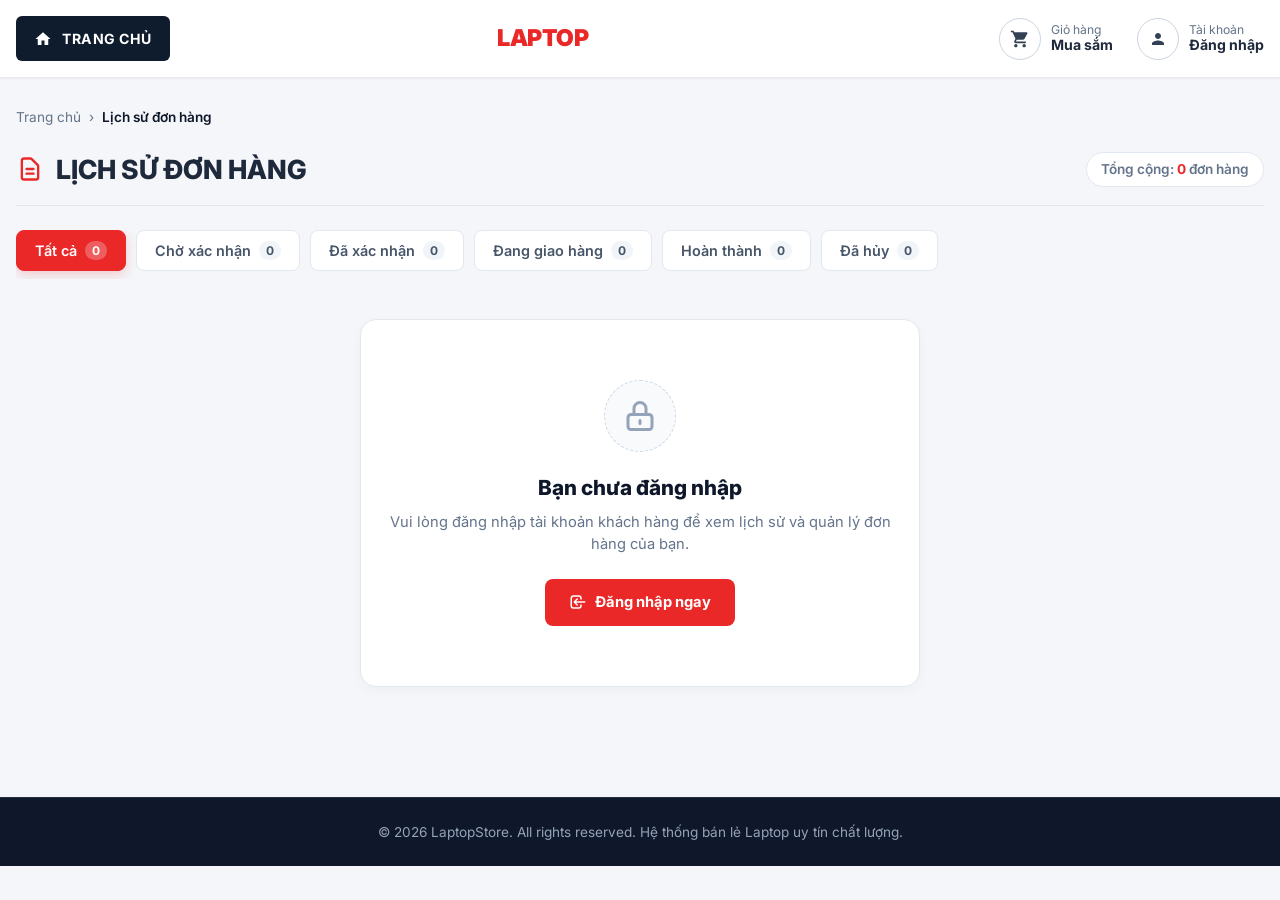
<file: front_end/view/order-history.html>
<!DOCTYPE html>
<html lang="vi">
<head>
  <meta charset="UTF-8">
  <meta name="viewport" content="width=device-width, initial-scale=1.0">
  <title>Lịch Sử Đơn Hàng - Laptop Store</title>
  <meta name="description" content="Quản lý và xem lịch sử đơn hàng của bạn tại Laptop Store.">

  <!-- Google Fonts: Inter -->
  <link rel="preconnect" href="https://fonts.googleapis.com">
  <link rel="preconnect" href="https://fonts.gstatic.com" crossorigin>
  <link href="https://fonts.googleapis.com/css2?family=Inter:wght@400;500;600;700;800;900&display=swap" rel="stylesheet">

  <!-- Main Stylesheet -->
  <link rel="stylesheet" href="../css/style.css?v=20261002_1845">

  <style>
    /* ==========================================================================
       ORDER HISTORY PAGE SPECIFIC STYLES
       ========================================================================== */
    .history-page-wrapper {
      padding: 30px 0 70px 0;
      background-color: var(--bg-body, #f4f6f9);
      min-height: 75vh;
    }

    .history-breadcrumb {
      display: flex;
      align-items: center;
      gap: 8px;
      font-size: 0.85rem;
      color: var(--text-muted, #64748b);
      margin-bottom: 22px;
    }

    .history-breadcrumb a {
      color: var(--text-muted, #64748b);
      text-decoration: none;
      transition: color 0.2s;
    }

    .history-breadcrumb a:hover {
      color: var(--primary-red, #ea2828);
    }

    .history-header-bar {
      display: flex;
      align-items: center;
      justify-content: space-between;
      flex-wrap: wrap;
      gap: 16px;
      margin-bottom: 24px;
      padding-bottom: 16px;
      border-bottom: 1px solid var(--border-color, #e2e8f0);
    }

    .history-page-title {
      font-size: 1.65rem;
      font-weight: 800;
      color: var(--text-main, #0f172a);
      display: flex;
      align-items: center;
      gap: 12px;
    }

    .history-page-title svg {
      width: 28px;
      height: 28px;
      color: var(--primary-red, #ea2828);
    }

    .history-stats-pill {
      background: #ffffff;
      border: 1px solid var(--border-color, #e2e8f0);
      padding: 6px 14px;
      border-radius: 20px;
      font-size: 0.85rem;
      color: var(--text-muted, #64748b);
      font-weight: 600;
    }

    .history-stats-pill strong {
      color: var(--primary-red, #ea2828);
    }

    /* Status Filter Tabs */
    .history-tabs-nav {
      display: flex;
      gap: 10px;
      overflow-x: auto;
      padding-bottom: 8px;
      margin-bottom: 24px;
      scrollbar-width: thin;
    }

    .history-tab-btn {
      background: #ffffff;
      border: 1px solid var(--border-color, #e2e8f0);
      padding: 10px 18px;
      border-radius: 8px;
      font-size: 0.9rem;
      font-weight: 600;
      color: #475569;
      cursor: pointer;
      display: inline-flex;
      align-items: center;
      gap: 8px;
      white-space: nowrap;
      transition: all 0.2s ease;
    }

    .history-tab-btn:hover {
      border-color: #cbd5e1;
      color: var(--primary-red, #ea2828);
    }

    .history-tab-btn.active {
      background: var(--primary-red, #ea2828);
      color: #ffffff;
      border-color: var(--primary-red, #ea2828);
      box-shadow: 0 4px 12px rgba(234, 40, 40, 0.2);
    }

    .history-tab-badge {
      font-size: 0.75rem;
      padding: 2px 7px;
      border-radius: 12px;
      background: #f1f5f9;
      color: #475569;
      font-weight: 700;
    }

    .history-tab-btn.active .history-tab-badge {
      background: rgba(255, 255, 255, 0.25);
      color: #ffffff;
    }

    /* Order Card Container */
    .order-cards-list {
      display: flex;
      flex-direction: column;
      gap: 20px;
    }

    .order-card {
      background: #ffffff;
      border: 1px solid var(--border-color, #e2e8f0);
      border-radius: 12px;
      overflow: hidden;
      box-shadow: 0 2px 8px rgba(0, 0, 0, 0.04);
      transition: transform 0.2s ease, box-shadow 0.2s ease;
    }

    .order-card:hover {
      border-color: #cbd5e1;
      box-shadow: 0 4px 16px rgba(0, 0, 0, 0.07);
    }

    /* Card Header */
    .order-card-header {
      padding: 16px 22px;
      background: #f8fafc;
      border-bottom: 1px solid var(--border-color, #e2e8f0);
      display: flex;
      align-items: center;
      justify-content: space-between;
      flex-wrap: wrap;
      gap: 12px;
    }

    .order-header-left {
      display: flex;
      align-items: center;
      gap: 16px;
      flex-wrap: wrap;
    }

    .order-code-badge {
      font-weight: 800;
      font-size: 1.05rem;
      color: var(--text-main, #0f172a);
      display: flex;
      align-items: center;
      gap: 6px;
    }

    .order-code-badge span {
      color: var(--primary-red, #ea2828);
    }

    .order-date-text {
      font-size: 0.85rem;
      color: var(--text-muted, #64748b);
      display: flex;
      align-items: center;
      gap: 5px;
    }

    .order-header-right {
      display: flex;
      align-items: center;
      gap: 10px;
      flex-wrap: wrap;
    }

    /* Badges */
    .badge-status {
      display: inline-flex;
      align-items: center;
      gap: 5px;
      padding: 5px 12px;
      border-radius: 6px;
      font-size: 0.82rem;
      font-weight: 700;
      line-height: 1.2;
    }

    .badge-pending {
      background: #fef3c7;
      color: #b45309;
      border: 1px solid #fde68a;
    }

    .badge-confirmed {
      background: #eff6ff;
      color: #1d4ed8;
      border: 1px solid #bfdbfe;
    }

    .badge-shipping {
      background: #f5f3ff;
      color: #6d28d9;
      border: 1px solid #ddd6fe;
    }

    .badge-completed {
      background: #dcfce7;
      color: #15803d;
      border: 1px solid #bbf7d0;
    }

    .badge-cancelled {
      background: #fee2e2;
      color: #b91c1c;
      border: 1px solid #fecaca;
    }

    .badge-paid {
      background: #dcfce7;
      color: #15803d;
      border: 1px solid #bbf7d0;
    }

    .badge-unpaid {
      background: #fee2e2;
      color: #b91c1c;
      border: 1px solid #fecaca;
    }

    /* Card Items Body */
    .order-card-body {
      padding: 20px 22px;
    }

    .order-items-list {
      display: flex;
      flex-direction: column;
      gap: 14px;
    }

    .order-item-row {
      display: flex;
      align-items: center;
      justify-content: space-between;
      gap: 16px;
      padding-bottom: 14px;
      border-bottom: 1px dashed #edf2f7;
    }

    .order-item-row:last-child {
      border-bottom: none;
      padding-bottom: 0;
    }

    .order-item-info {
      display: flex;
      align-items: center;
      gap: 14px;
      flex: 1;
      min-width: 0;
    }

    .order-item-thumb {
      width: 64px;
      height: 64px;
      border-radius: 8px;
      object-fit: cover;
      background: #f8fafc;
      border: 1px solid #e2e8f0;
      flex-shrink: 0;
    }

    .order-item-details {
      flex: 1;
      min-width: 0;
    }

    .order-item-name {
      font-size: 0.95rem;
      font-weight: 700;
      color: #1e293b;
      margin-bottom: 4px;
      white-space: nowrap;
      overflow: hidden;
      text-overflow: ellipsis;
    }

    .order-item-specs {
      font-size: 0.8rem;
      color: #64748b;
      line-height: 1.35;
      margin-bottom: 4px;
    }

    .order-item-qty {
      display: inline-block;
      font-size: 0.75rem;
      color: #334155;
      background: #f1f5f9;
      padding: 2px 7px;
      border-radius: 4px;
      font-weight: 600;
    }

    .order-item-pricing {
      text-align: right;
      flex-shrink: 0;
    }

    .order-item-price {
      font-size: 0.95rem;
      font-weight: 700;
      color: #0f172a;
    }

    .order-item-unit-price {
      font-size: 0.78rem;
      color: #94a3b8;
    }

    /* Recipient & Shipping Info Preview */
    .order-shipping-bar {
      margin-top: 14px;
      padding: 10px 14px;
      background: #f8fafc;
      border-radius: 8px;
      font-size: 0.82rem;
      color: #475569;
      display: flex;
      align-items: center;
      gap: 10px;
      flex-wrap: wrap;
      border: 1px solid #f1f5f9;
    }

    .order-shipping-bar strong {
      color: #0f172a;
    }

    /* Card Footer */
    .order-card-footer {
      padding: 16px 22px;
      background: #ffffff;
      border-top: 1px solid var(--border-color, #e2e8f0);
      display: flex;
      align-items: center;
      justify-content: space-between;
      flex-wrap: wrap;
      gap: 16px;
    }

    .order-footer-left {
      display: flex;
      flex-direction: column;
      gap: 4px;
    }

    .order-pay-method {
      font-size: 0.82rem;
      color: #64748b;
      display: flex;
      align-items: center;
      gap: 6px;
    }

    .order-pay-method strong {
      color: #0f172a;
    }

    .order-footer-right {
      display: flex;
      align-items: center;
      gap: 20px;
      flex-wrap: wrap;
    }

    .order-price-breakdown {
      display: flex;
      flex-direction: column;
      align-items: flex-end;
      gap: 2px;
    }

    .breakdown-row {
      font-size: 0.82rem;
      color: #64748b;
    }

    .breakdown-voucher {
      color: #16a34a;
      font-weight: 600;
    }

    .breakdown-total {
      font-size: 1.15rem;
      font-weight: 800;
      color: var(--primary-red, #ea2828);
      margin-top: 2px;
    }

    .btn-view-order-detail {
      background: #f1f5f9;
      color: #1e293b;
      border: 1px solid #cbd5e1;
      padding: 9px 18px;
      border-radius: 7px;
      font-size: 0.88rem;
      font-weight: 700;
      cursor: pointer;
      display: inline-flex;
      align-items: center;
      gap: 6px;
      transition: all 0.2s ease;
    }

    .btn-view-order-detail:hover {
      background: #e2e8f0;
      color: #0f172a;
      border-color: #94a3b8;
    }

    /* Empty States */
    .empty-state-box {
      background: #ffffff;
      border: 1px solid var(--border-color, #e2e8f0);
      border-radius: 16px;
      padding: 60px 24px;
      text-align: center;
      box-shadow: 0 4px 12px rgba(0, 0, 0, 0.03);
      max-width: 560px;
      margin: 40px auto;
    }

    .empty-icon-circle {
      width: 72px;
      height: 72px;
      border-radius: 50%;
      background: #f8fafc;
      color: #94a3b8;
      display: flex;
      align-items: center;
      justify-content: center;
      margin: 0 auto 20px;
      border: 1px dashed #cbd5e1;
    }

    .empty-title {
      font-size: 1.3rem;
      font-weight: 800;
      color: #0f172a;
      margin-bottom: 8px;
    }

    .empty-desc {
      font-size: 0.92rem;
      color: #64748b;
      margin-bottom: 24px;
      line-height: 1.5;
    }

    .btn-empty-action {
      display: inline-flex;
      align-items: center;
      gap: 8px;
      background: var(--primary-red, #ea2828);
      color: #ffffff;
      padding: 12px 24px;
      border-radius: 8px;
      font-weight: 700;
      text-decoration: none;
      font-size: 0.92rem;
      transition: background 0.2s ease;
    }

    .btn-empty-action:hover {
      background: var(--primary-red-hover, #c81e1e);
    }

    /* Detail Modal (Placeholder/Preview) */
    .modal-overlay {
      position: fixed;
      top: 0;
      left: 0;
      right: 0;
      bottom: 0;
      background: rgba(15, 23, 42, 0.6);
      backdrop-filter: blur(4px);
      display: flex;
      align-items: center;
      justify-content: center;
      z-index: 1000;
      padding: 20px;
    }

    .modal-box {
      background: #ffffff;
      border-radius: 12px;
      width: 100%;
      max-width: 500px;
      padding: 28px;
      box-shadow: 0 20px 25px -5px rgba(0, 0, 0, 0.1);
      text-align: center;
    }

    .modal-icon {
      width: 54px;
      height: 54px;
      background: #eff6ff;
      color: #2563eb;
      border-radius: 50%;
      display: flex;
      align-items: center;
      justify-content: center;
      margin: 0 auto 16px;
    }

    .modal-title {
      font-size: 1.25rem;
      font-weight: 800;
      color: #0f172a;
      margin-bottom: 10px;
    }

    .modal-content-text {
      font-size: 0.92rem;
      color: #64748b;
      line-height: 1.5;
      margin-bottom: 22px;
    }

    .modal-actions {
      display: flex;
      justify-content: center;
      gap: 12px;
    }

    .btn-modal-close {
      padding: 10px 20px;
      background: #f1f5f9;
      color: #334155;
      border: 1px solid #cbd5e1;
      border-radius: 6px;
      font-weight: 700;
      font-size: 0.88rem;
      cursor: pointer;
    }

    .btn-modal-close:hover {
      background: #e2e8f0;
    }

    @media (max-width: 640px) {
      .order-item-row {
        flex-direction: column;
        align-items: flex-start;
      }
      .order-item-pricing {
        text-align: left;
        margin-top: 6px;
      }
      .order-card-footer {
        flex-direction: column;
        align-items: flex-start;
      }
      .order-footer-right {
        width: 100%;
        justify-content: space-between;
      }
    }
  </style>
</head>
<body>


  <!-- Main Header -->
  <header class="main-header">
    <div class="container">
      <div class="header-inner">
        
        <div class="category-btn-wrapper">
          <a href="index.html" class="category-dropdown-btn">
            <svg style="width: 18px; height: 18px;" fill="currentColor" viewBox="0 0 24 24"><path d="M10 20v-6h4v6h5v-8h3L12 3 2 12h3v8z"/></svg>
            <span>TRANG CHỦ</span>
          </a>
        </div>

        <div style="display: flex; align-items: center; gap: 12px;">
          <a href="index.html" style="text-decoration: none; color: #ffffff; font-size: 1.45rem; font-weight: 900; letter-spacing: -0.5px; display: flex; align-items: center; gap: 8px;">
            <span style="color: var(--primary-red);">LAPTOP</span>STORE
          </a>
        </div>

        <div class="header-actions">
          <div class="action-item" onclick="window.location.href='index.html'">
            <div class="action-icon-circle">
              <svg fill="currentColor" viewBox="0 0 24 24"><path d="M7 18c-1.1 0-1.99.9-1.99 2S5.9 22 7 22s2-.9 2-2-.9-2-2-2zM1 2v2h2l3.6 7.59-1.35 2.45c-.16.28-.25.61-.25.96 0 1.1.9 2 2 2h12v-2H7.42c-.14 0-.25-.11-.25-.25l.03-.12.9-1.63h7.45c.75 0 1.41-.41 1.75-1.03l3.58-6.49c.08-.14.12-.31.12-.48 0-.55-.45-1-1-1H5.21l-.94-2H1zm16 16c-1.1 0-1.99.9-1.99 2s.89 2 1.99 2 2-.9 2-2-.9-2-2-2z"/></svg>
            </div>
            <div class="action-text">
              <span class="action-label">Giỏ hàng</span>
              <span class="action-value">Mua sắm</span>
            </div>
          </div>

          <div class="action-item" id="headerAuthAction" style="cursor: pointer;">
            <!-- Rendered by order-history.js -->
          </div>
        </div>

      </div>
    </div>
  </header>

  <!-- Main Content Wrapper -->
  <main class="history-page-wrapper">
    <div class="container">
      
      <!-- Breadcrumb -->
      <nav class="history-breadcrumb">
        <a href="index.html">Trang chủ</a>
        <span>›</span>
        <span style="color: #0f172a; font-weight: 600;">Lịch sử đơn hàng</span>
      </nav>

      <!-- Page Title & Stats Bar -->
      <div class="history-header-bar">
        <h1 class="history-page-title">
          <svg fill="none" stroke="currentColor" stroke-width="2" viewBox="0 0 24 24"><path stroke-linecap="round" stroke-linejoin="round" d="M9 12h6m-6 4h6m2 5H7a2 2 0 01-2-2V5a2 2 0 012-2h5.586a1 1 0 01.707.293l5.414 5.414a1 1 0 01.293.707V19a2 2 0 01-2 2z"/></svg>
          LỊCH SỬ ĐƠN HÀNG
        </h1>
        <div class="history-stats-pill" id="historyStatsPill">
          Tổng cộng: <strong id="totalOrdersCount">0</strong> đơn hàng
        </div>
      </div>

      <!-- Filter Tabs by Order Status -->
      <div class="history-tabs-nav" id="historyTabsNav">
        <button class="history-tab-btn active" data-filter="ALL" onclick="filterOrders('ALL')">
          Tất cả <span class="history-tab-badge" id="badgeAll">0</span>
        </button>
        <button class="history-tab-btn" data-filter="0" onclick="filterOrders(0)">
          Chờ xác nhận <span class="history-tab-badge" id="badge0">0</span>
        </button>
        <button class="history-tab-btn" data-filter="1" onclick="filterOrders(1)">
          Đã xác nhận <span class="history-tab-badge" id="badge1">0</span>
        </button>
        <button class="history-tab-btn" data-filter="2" onclick="filterOrders(2)">
          Đang giao hàng <span class="history-tab-badge" id="badge2">0</span>
        </button>
        <button class="history-tab-btn" data-filter="3" onclick="filterOrders(3)">
          Hoàn thành <span class="history-tab-badge" id="badge3">0</span>
        </button>
        <button class="history-tab-btn" data-filter="4" onclick="filterOrders(4)">
          Đã hủy <span class="history-tab-badge" id="badge4">0</span>
        </button>
      </div>

      <!-- Loading State -->
      <div id="historyLoading" style="text-align: center; padding: 60px 0; color: #64748b;">
        <div style="font-size: 1.1rem; font-weight: 700; margin-bottom: 8px;">Đang tải danh sách đơn hàng...</div>
        <div style="font-size: 0.85rem;">Vui lòng đợi trong giây lát</div>
      </div>

      <!-- Guest State (Not Logged In) -->
      <div id="historyGuestState" style="display: none;" class="empty-state-box">
        <div class="empty-icon-circle">
          <svg style="width: 36px; height: 36px;" fill="none" stroke="currentColor" stroke-width="2" viewBox="0 0 24 24"><path stroke-linecap="round" stroke-linejoin="round" d="M12 15v2m-6 4h12a2 2 0 002-2v-6a2 2 0 00-2-2H6a2 2 0 00-2 2v6a2 2 0 002 2zm10-10V7a4 4 0 00-8 0v4h8z"/></svg>
        </div>
        <h2 class="empty-title">Bạn chưa đăng nhập</h2>
        <p class="empty-desc">Vui lòng đăng nhập tài khoản khách hàng để xem lịch sử và quản lý đơn hàng của bạn.</p>
        <a href="login.html?redirect=order-history.html" class="btn-empty-action">
          <svg style="width: 18px; height: 18px;" fill="none" stroke="currentColor" stroke-width="2" viewBox="0 0 24 24"><path stroke-linecap="round" stroke-linejoin="round" d="M11 16l-4-4m0 0l4-4m-4 4h14m-5 4v1a3 3 0 01-3 3H6a3 3 0 01-3-3V7a3 3 0 013-3h7a3 3 0 013 3v1"/></svg>
          Đăng nhập ngay
        </a>
      </div>

      <!-- Empty State (No orders) -->
      <div id="historyEmptyState" style="display: none;" class="empty-state-box">
        <div class="empty-icon-circle">
          <svg style="width: 36px; height: 36px;" fill="none" stroke="currentColor" stroke-width="2" viewBox="0 0 24 24"><path stroke-linecap="round" stroke-linejoin="round" d="M16 11V7a4 4 0 00-8 0v4M5 9h14l1 12H4L5 9z"/></svg>
        </div>
        <h2 class="empty-title">Bạn chưa có đơn hàng nào</h2>
        <p class="empty-desc">Hãy khám phá hàng trăm mẫu laptop chính hãng với giá tốt nhất và các chương trình ưu đãi hấp dẫn tại Laptop Store!</p>
        <a href="index.html" class="btn-empty-action">
          <svg style="width: 18px; height: 18px;" fill="currentColor" viewBox="0 0 24 24"><path d="M10 20v-6h4v6h5v-8h3L12 3 2 12h3v8z"/></svg>
          Tiếp tục mua sắm
        </a>
      </div>

      <!-- Orders List Container -->
      <div id="historyOrderList" class="order-cards-list" style="display: none;">
        <!-- Populated dynamically by order-history.js -->
      </div>

    </div>
  </main>

  <!-- Detail Preview Modal -->
  <div id="detailPreviewModal" style="display: none;" class="modal-overlay">
    <div class="modal-box">
      <div class="modal-icon">
        <svg style="width: 28px; height: 28px;" fill="none" stroke="currentColor" stroke-width="2" viewBox="0 0 24 24"><path stroke-linecap="round" stroke-linejoin="round" d="M13 16h-1v-4h-1m1-4h.01M21 12a9 9 0 11-18 0 9 9 0 0118 0z"/></svg>
      </div>
      <h3 class="modal-title" id="modalOrderCodeTitle">Thông tin đơn hàng</h3>
      <p class="modal-content-text" id="modalOrderMessage">
        Chức năng hiển thị trang chi tiết đơn hàng đầy đủ đang được xây dựng ở bước tiếp theo.<br>
        Toàn bộ thông tin chi tiết sản phẩm, giá mua, địa chỉ nhận hàng và thanh toán đã được hiển thị đầy đủ trên thẻ đơn hàng này.
      </p>
      <div class="modal-actions">
        <button class="btn-modal-close" onclick="closeDetailModal()">Đã hiểu</button>
      </div>
    </div>
  </div>

  <!-- Footer -->
  <footer style="background: #0f172a; color: #94a3b8; text-align: center; padding: 24px; font-size: 0.85rem; border-top: 1px solid rgba(255,255,255,0.1);">
    © 2026 LaptopStore. All rights reserved. Hệ thống bán lẻ Laptop uy tín chất lượng.
  </footer>

  <!-- Scripts -->
  <script src="../js/order-history.js?v=20261003_0145"></script>
</body>
</html>
</file>
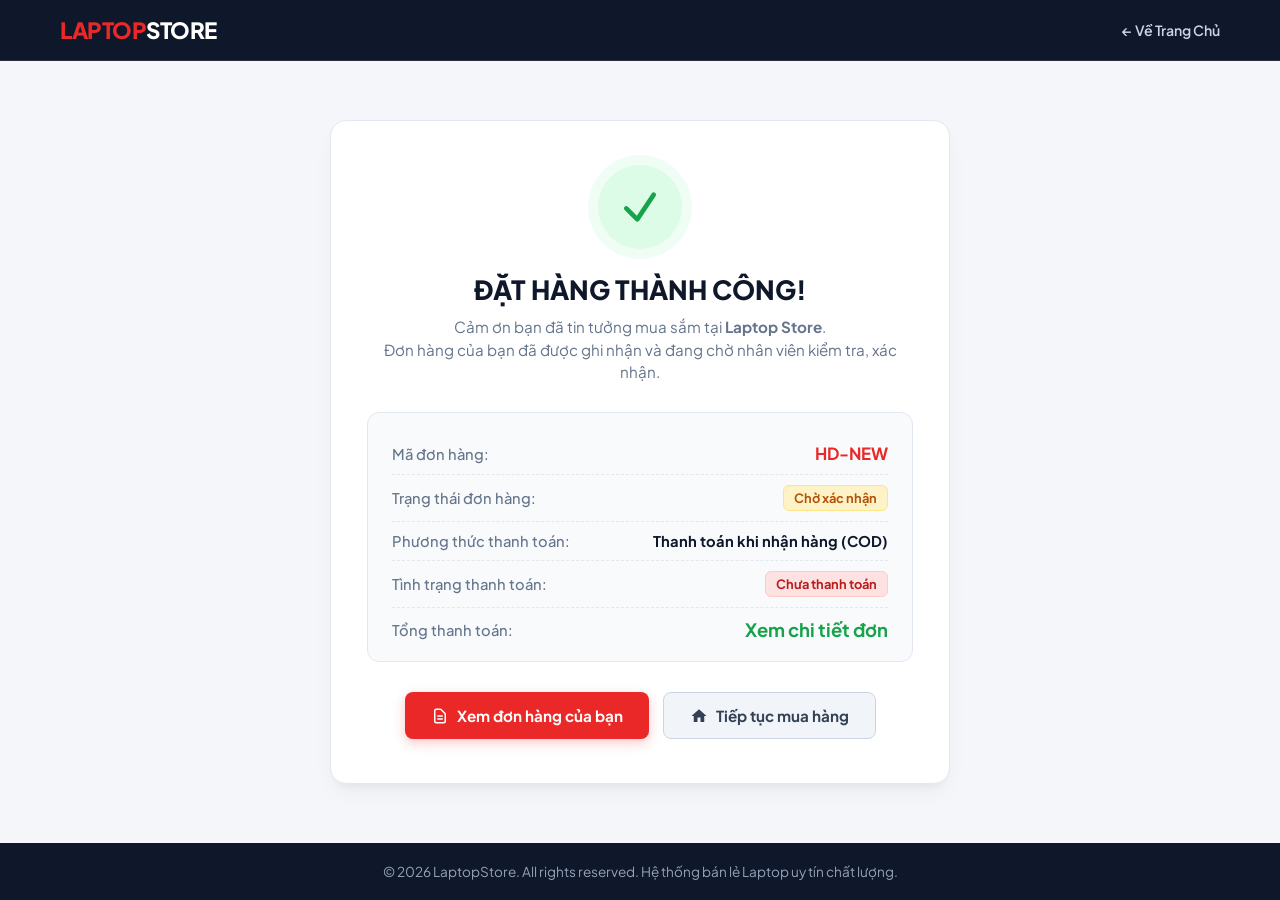
<file: front_end/view/order-success.html>
<!DOCTYPE html>
<html lang="vi">
<head>
  <meta charset="UTF-8">
  <meta name="viewport" content="width=device-width, initial-scale=1.0">
  <title>Đặt Hàng Thành Công - Laptop Store</title>
  <link rel="preconnect" href="https://fonts.googleapis.com">
  <link rel="preconnect" href="https://fonts.gstatic.com" crossorigin>
  <link href="https://fonts.googleapis.com/css2?family=Plus+Jakarta+Sans:wght@400;500;600;700;800&display=swap" rel="stylesheet">
  <style>
    :root {
      --primary-red: #ea2828;
      --primary-red-hover: #c81e1e;
      --bg-body: #f4f6f9;
      --bg-card: #ffffff;
      --text-main: #0f172a;
      --text-muted: #64748b;
      --border-color: #e2e8f0;
    }

    * {
      box-sizing: border-box;
      margin: 0;
      padding: 0;
      font-family: 'Plus Jakarta Sans', sans-serif;
    }

    body {
      background-color: var(--bg-body);
      color: var(--text-main);
      display: flex;
      flex-direction: column;
      min-height: 100vh;
    }

    /* Header */
    .simple-header {
      background: #0f172a;
      padding: 16px 0;
      border-bottom: 1px solid rgba(255,255,255,0.1);
    }
    .header-container {
      max-width: 1200px;
      margin: 0 auto;
      padding: 0 20px;
      display: flex;
      align-items: center;
      justify-content: space-between;
    }
    .logo {
      color: #ffffff;
      font-size: 1.4rem;
      font-weight: 900;
      text-decoration: none;
      letter-spacing: -0.5px;
    }
    .logo span {
      color: var(--primary-red);
    }

    /* Main Container */
    .success-main {
      flex: 1;
      display: flex;
      align-items: center;
      justify-content: center;
      padding: 50px 20px;
    }

    .success-card {
      background: var(--bg-card);
      border: 1px solid var(--border-color);
      border-radius: 16px;
      max-width: 620px;
      width: 100%;
      padding: 44px 36px;
      text-align: center;
      box-shadow: 0 10px 25px -5px rgba(0, 0, 0, 0.05), 0 8px 10px -6px rgba(0, 0, 0, 0.05);
    }

    .success-icon-wrapper {
      width: 84px;
      height: 84px;
      background: #dcfce7;
      color: #16a34a;
      border-radius: 50%;
      display: flex;
      align-items: center;
      justify-content: center;
      margin: 0 auto 24px;
      box-shadow: 0 0 0 10px #f0fdf4;
    }

    .success-title {
      font-size: 1.65rem;
      font-weight: 800;
      color: #0f172a;
      margin-bottom: 10px;
    }

    .success-subtitle {
      font-size: 0.95rem;
      color: var(--text-muted);
      line-height: 1.5;
      margin-bottom: 28px;
    }

    /* Order Details Box */
    .order-details-box {
      background: #f8fafc;
      border: 1px solid var(--border-color);
      border-radius: 12px;
      padding: 20px 24px;
      margin-bottom: 30px;
      text-align: left;
    }

    .detail-row {
      display: flex;
      justify-content: space-between;
      align-items: center;
      padding: 10px 0;
      border-bottom: 1px dashed var(--border-color);
      font-size: 0.92rem;
    }

    .detail-row:last-child {
      border-bottom: none;
      padding-bottom: 0;
    }

    .detail-label {
      color: var(--text-muted);
      font-weight: 500;
    }

    .detail-value {
      color: var(--text-main);
      font-weight: 700;
    }

    .badge-status {
      display: inline-flex;
      align-items: center;
      gap: 5px;
      padding: 4px 10px;
      border-radius: 6px;
      font-size: 0.8rem;
      font-weight: 700;
    }

    .badge-pending {
      background: #fef3c7;
      color: #b45309;
      border: 1px solid #fde68a;
    }

    .badge-unpaid {
      background: #fee2e2;
      color: #b91c1c;
      border: 1px solid #fecaca;
    }

    .actions-group {
      display: flex;
      gap: 14px;
      justify-content: center;
      flex-wrap: wrap;
    }

    .btn-action {
      padding: 13px 26px;
      border-radius: 8px;
      font-weight: 700;
      font-size: 0.95rem;
      text-decoration: none;
      display: inline-flex;
      align-items: center;
      gap: 8px;
      transition: all 0.2s ease;
      cursor: pointer;
    }

    .btn-primary {
      background: var(--primary-red);
      color: #ffffff;
      border: none;
      box-shadow: 0 4px 12px rgba(234, 40, 40, 0.25);
    }

    .btn-primary:hover {
      background: var(--primary-red-hover);
      transform: translateY(-2px);
    }

    .btn-secondary {
      background: #f1f5f9;
      color: #334155;
      border: 1px solid #cbd5e1;
    }

    .btn-secondary:hover {
      background: #e2e8f0;
      color: #0f172a;
    }

    /* Footer */
    .simple-footer {
      background: #0f172a;
      color: #94a3b8;
      text-align: center;
      padding: 20px;
      font-size: 0.85rem;
    }
  </style>
</head>
<body>

  <header class="simple-header">
    <div class="header-container">
      <a href="index.html" class="logo">
        <span>LAPTOP</span>STORE
      </a>
      <a href="index.html" style="color: #cbd5e1; text-decoration: none; font-size: 0.88rem; font-weight: 600;">
        ← Về Trang Chủ
      </a>
    </div>
  </header>

  <main class="success-main">
    <div class="success-card">
      <div class="success-icon-wrapper">
        <svg style="width: 44px; height: 44px;" fill="none" stroke="currentColor" stroke-width="2.5" viewBox="0 0 24 24">
          <path stroke-linecap="round" stroke-linejoin="round" d="M4.5 12.75l6 6 9-13.5"></path>
        </svg>
      </div>

      <h1 class="success-title">ĐẶT HÀNG THÀNH CÔNG!</h1>
      <p class="success-subtitle">
        Cảm ơn bạn đã tin tưởng mua sắm tại <strong>Laptop Store</strong>.<br>
        Đơn hàng của bạn đã được ghi nhận và đang chờ nhân viên kiểm tra, xác nhận.
      </p>

      <div class="order-details-box">
        <div class="detail-row">
          <span class="detail-label">Mã đơn hàng:</span>
          <span class="detail-value" id="dispOrderCode" style="color: var(--primary-red); font-size: 1.05rem;">HD...</span>
        </div>
        <div class="detail-row">
          <span class="detail-label">Trạng thái đơn hàng:</span>
          <span class="badge-status badge-pending"> Chờ xác nhận</span>
        </div>
        <div class="detail-row">
          <span class="detail-label">Phương thức thanh toán:</span>
          <span class="detail-value">Thanh toán khi nhận hàng (COD)</span>
        </div>
        <div class="detail-row">
          <span class="detail-label">Tình trạng thanh toán:</span>
          <span class="badge-status badge-unpaid">Chưa thanh toán</span>
        </div>
        <div class="detail-row">
          <span class="detail-label">Tổng thanh toán:</span>
          <span class="detail-value" id="dispTotalAmount" style="font-size: 1.15rem; color: #16a34a;">0 đ</span>
        </div>
      </div>

      <div class="actions-group">
        <a href="order-history.html" class="btn-action btn-primary">
          <svg style="width: 18px; height: 18px;" fill="none" stroke="currentColor" stroke-width="2" viewBox="0 0 24 24"><path stroke-linecap="round" stroke-linejoin="round" d="M9 12h6m-6 4h6m2 5H7a2 2 0 01-2-2V5a2 2 0 012-2h5.586a1 1 0 01.707.293l5.414 5.414a1 1 0 01.293.707V19a2 2 0 01-2 2z"/></svg>
          Xem đơn hàng của bạn
        </a>
        <a href="index.html" class="btn-action btn-secondary">
          <svg style="width: 18px; height: 18px;" fill="currentColor" viewBox="0 0 24 24"><path d="M10 20v-6h4v6h5v-8h3L12 3 2 12h3v8z"/></svg>
          Tiếp tục mua hàng
        </a>
      </div>
    </div>
  </main>

  <footer class="simple-footer">
    © 2026 LaptopStore. All rights reserved. Hệ thống bán lẻ Laptop uy tín chất lượng.
  </footer>

  <script>
    // Đọc mã đơn và số tiền từ URL params
    const params = new URLSearchParams(window.location.search);
    const orderCode = params.get('orderCode') || 'HD-NEW';
    const totalAmount = params.get('total');

    document.getElementById('dispOrderCode').textContent = orderCode;
    if (totalAmount) {
      const num = parseFloat(totalAmount);
      document.getElementById('dispTotalAmount').textContent = !isNaN(num)
        ? new Intl.NumberFormat('vi-VN').format(Math.round(num)) + ' đ'
        : totalAmount;
    } else {
      document.getElementById('dispTotalAmount').textContent = 'Xem chi tiết đơn';
    }
  </script>

</body>
</html>
</file>
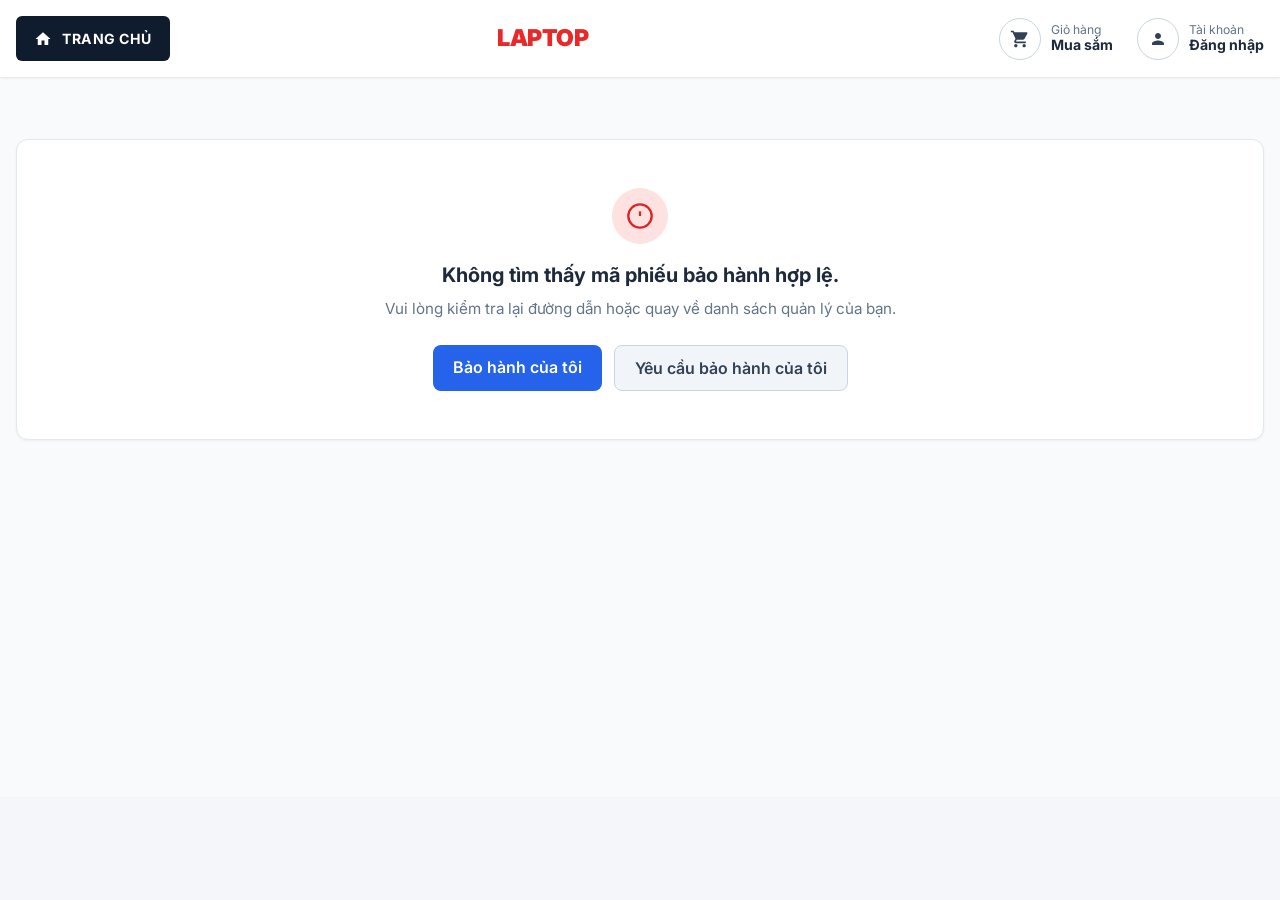
<file: front_end/view/warranty-detail.html>
<!DOCTYPE html>
<html lang="vi">
<head>
  <meta charset="UTF-8">
  <meta name="viewport" content="width=device-width, initial-scale=1.0">
  <title>Chi Tiết Bảo Hành - Laptop Store</title>
  <meta name="description" content="Xem chi tiết thời hạn bảo hành, thông tin máy và lịch sử các lần yêu cầu bảo hành tại Laptop Store.">

  <!-- Google Fonts: Inter -->
  <link rel="preconnect" href="https://fonts.googleapis.com">
  <link rel="preconnect" href="https://fonts.gstatic.com" crossorigin>
  <link href="https://fonts.googleapis.com/css2?family=Inter:wght@400;500;600;700;800;900&display=swap" rel="stylesheet">

  <!-- Stylesheets -->
  <link rel="stylesheet" href="../css/style.css?v=20261002_1845">
  <link rel="stylesheet" href="../css/warranty.css?v=20261008_1200">
</head>
<body>

  <!-- Main Header -->
  <header class="main-header">
    <div class="container">
      <div class="header-inner">
        <div class="category-btn-wrapper">
          <a href="index.html" class="category-dropdown-btn">
            <svg style="width: 18px; height: 18px;" fill="currentColor" viewBox="0 0 24 24"><path d="M10 20v-6h4v6h5v-8h3L12 3 2 12h3v8z"/></svg>
            <span>TRANG CHỦ</span>
          </a>
        </div>

        <div style="display: flex; align-items: center; gap: 12px;">
          <a href="index.html" style="text-decoration: none; color: #ffffff; font-size: 1.45rem; font-weight: 900; letter-spacing: -0.5px; display: flex; align-items: center; gap: 8px;">
            <span style="color: var(--primary-red);">LAPTOP</span>STORE
          </a>
        </div>

        <div class="header-actions">
          <div class="action-item" onclick="window.location.href='index.html'">
            <div class="action-icon-circle">
              <svg fill="currentColor" viewBox="0 0 24 24"><path d="M7 18c-1.1 0-1.99.9-1.99 2S5.9 22 7 22s2-.9 2-2-.9-2-2-2zM1 2v2h2l3.6 7.59-1.35 2.45c-.16.28-.25.61-.25.96 0 1.1.9 2 2 2h12v-2H7.42c-.14 0-.25-.11-.25-.25l.03-.12.9-1.63h7.45c.75 0 1.41-.41 1.75-1.03l3.58-6.49c.08-.14.12-.31.12-.48 0-.55-.45-1-1-1H5.21l-.94-2H1zm16 16c-1.1 0-1.99.9-1.99 2s.89 2 1.99 2 2-.9 2-2-.9-2-2-2z"/></svg>
            </div>
            <div class="action-text">
              <span class="action-label">Giỏ hàng</span>
              <span class="action-value">Mua sắm</span>
            </div>
          </div>

          <div class="action-item" id="headerAuthAction" style="cursor: pointer;">
            <!-- Rendered by auth helper -->
          </div>
        </div>
      </div>
    </div>
  </header>

  <!-- Main Content Wrapper -->
  <main class="warranty-page-wrapper">
    <div class="container">

      <!-- Breadcrumb -->
      <nav class="warranty-breadcrumb">
        <a href="index.html">Trang chủ</a>
        <span>›</span>
        <a href="warranty-my.html">Bảo hành của tôi</a>
        <span>›</span>
        <span class="current">Chi tiết bảo hành</span>
      </nav>

      <!-- Header Bar -->
      <div class="warranty-header-bar">
        <h1 class="warranty-page-title">
          <svg viewBox="0 0 24 24" fill="none" stroke="currentColor" stroke-width="2.2" stroke-linecap="round" stroke-linejoin="round">
            <path d="M12 22s8-4 8-10V5l-8-3-8 3v7c0 6 8 10 8 10z"/>
            <polyline points="9 12 11 14 15 10"/>
          </svg>
          Hồ Sơ Bảo Hành Laptop
        </h1>

        <div style="display:flex; align-items:center; gap:10px;">
          <a href="warranty-my.html" class="btn-secondary-action">
            <svg width="16" height="16" viewBox="0 0 24 24" fill="none" stroke="currentColor" stroke-width="2"><polyline points="15 18 9 12 15 6"></polyline></svg>
            Quay lại danh sách
          </a>
        </div>
      </div>

      <!-- Action Banner (Tình trạng bảo hành & Nút gửi yêu cầu) -->
      <div id="warrantyActionBanner">
        <!-- Rendered by warranty-customer.js -->
      </div>

      <!-- Detail Layout: Left (Thông tin máy) & Right (Thông tin bảo hành + Lịch sử yêu cầu) -->
      <div class="warranty-detail-layout">
        
        <!-- Cột trái: Thông tin máy & Hóa đơn -->
        <div class="detail-col-left">
          <div class="detail-card">
            <h3 class="detail-card-title">
              <svg viewBox="0 0 24 24" fill="none" stroke="currentColor" stroke-width="2"><rect x="2" y="3" width="20" height="14" rx="2" ry="2"></rect><line x1="8" y1="21" x2="16" y2="21"></line><line x1="12" y1="17" x2="12" y2="21"></line></svg>
              Thiết Bị Bảo Hành
            </h3>

            <div class="detail-img-box">
              <img id="detailLaptopImg" src="../images/default-laptop.png" alt="Laptop Image" onerror="this.onerror=null; this.src='../images/default-laptop.png';">
            </div>

            <h4 id="detailLaptopName" style="font-size: 1.15rem; font-weight:800; color:#0f172a; margin-bottom: 8px;">---</h4>
            <p id="detailLaptopSpecs" style="font-size: 0.82rem; color:#64748b; line-height:1.45; margin-bottom: 16px;">---</p>

            <div class="detail-field-group">
              <div class="detail-field-row">
                <span class="field-label">Mã phiếu BH:</span>
                <span class="field-val" id="detailMaPhieu" style="font-family:monospace; color:#2563eb;">---</span>
              </div>
              <div class="detail-field-row">
                <span class="field-label">Số IMEI/Serial:</span>
                <span class="field-val" id="detailImei" style="font-family:monospace; font-weight:700;">---</span>
              </div>
              <div class="detail-field-row">
                <span class="field-label">Hóa đơn mua:</span>
                <span class="field-val" id="detailMaHoaDon">---</span>
              </div>
            </div>
          </div>
        </div>

        <!-- Cột phải: Thông tin bảo hành & Lịch sử các yêu cầu -->
        <div class="detail-col-right">
          
          <!-- Thẻ Thông tin hiệu lực bảo hành -->
          <div class="detail-card">
            <h3 class="detail-card-title">
              <svg viewBox="0 0 24 24" fill="none" stroke="currentColor" stroke-width="2"><rect x="3" y="4" width="18" height="18" rx="2" ry="2"></rect><line x1="16" y1="2" x2="16" y2="6"></line><line x1="8" y1="2" x2="8" y2="6"></line><line x1="3" y1="10" x2="21" y2="10"></line></svg>
              Thông Tin Hiệu Lực Bảo Hành
            </h3>

            <div class="detail-field-group" style="display:grid; grid-template-columns: repeat(auto-fit, minmax(220px, 1fr)); gap:18px;">
              <div style="background:#f8fafc; padding:14px; border-radius:8px; border:1px solid #e2e8f0;">
                <span class="meta-label">Trạng thái bảo hành</span>
                <div id="detailStatusBadge" style="margin-top:6px;">---</div>
              </div>
              <div style="background:#f8fafc; padding:14px; border-radius:8px; border:1px solid #e2e8f0;">
                <span class="meta-label">Thời hạn tiêu chuẩn</span>
                <div id="detailThoiHan" style="font-weight:700; color:#0f172a; margin-top:6px; font-size:0.95rem;">12 tháng</div>
              </div>
              <div style="background:#f8fafc; padding:14px; border-radius:8px; border:1px solid #e2e8f0;">
                <span class="meta-label">Ngày kích hoạt</span>
                <div id="detailNgayKichHoat" style="font-weight:700; color:#0f172a; margin-top:6px; font-size:0.95rem;">---</div>
              </div>
              <div style="background:#f8fafc; padding:14px; border-radius:8px; border:1px solid #e2e8f0;">
                <span class="meta-label">Ngày hết hạn</span>
                <div id="detailNgayHetHan" style="font-weight:700; color:#ea2828; margin-top:6px; font-size:0.95rem;">---</div>
              </div>
            </div>
          </div>

          <!-- Bảng Lịch sử yêu cầu bảo hành của riêng thiết bị này -->
          <div class="detail-card">
            <div style="display:flex; align-items:center; justify-content:space-between; margin-bottom:16px;">
              <h3 class="detail-card-title" style="margin-bottom:0; padding-bottom:0; border-bottom:none;">
                <svg viewBox="0 0 24 24" fill="none" stroke="currentColor" stroke-width="2"><circle cx="12" cy="12" r="10"></circle><polyline points="12 6 12 12 16 14"></polyline></svg>
                Lịch Sử Yêu Cầu Bảo Hành
              </h3>
              <span class="warranty-stats-pill" id="historyCountBadge">0 lần yêu cầu</span>
            </div>

            <div class="warranty-table-responsive">
              <table class="warranty-table">
                <thead>
                  <tr>
                    <th>Mã yêu cầu</th>
                    <th>Ngày gửi</th>
                    <th>Mô tả sự cố</th>
                    <th style="text-align:center;">Trạng thái</th>
                    <th>Ngày xong</th>
                    <th style="text-align:right;">Thao tác</th>
                  </tr>
                </thead>
                <tbody id="warrantyHistoryTbody">
                  <!-- Rendered by warranty-customer.js -->
                </tbody>
              </table>
            </div>

            <!-- Empty Box nếu chưa từng gửi yêu cầu nào -->
            <div id="historyEmptyBox" style="display:none; padding:32px 16px; text-align:center; color:#64748b; font-size:0.9rem;">
              <svg width="40" height="40" viewBox="0 0 24 24" fill="none" stroke="#94a3b8" stroke-width="1.5" style="margin:0 auto 10px; display:block;"><path d="M9 12h6m-6 4h6m2 5H7a2 2 0 01-2-2V5a2 2 0 012-2h5.586a1 1 0 01.707.293l5.414 5.414a1 1 0 01.293.707V19a2 2 0 01-2 2z"/></svg>
              Laptop này chưa có lịch sử yêu cầu bảo hành nào
            </div>
          </div>

        </div>

      </div>

    </div>
  </main>

  <!-- Scripts -->
  <script src="../js/warranty-customer.js?v=20261010_0150"></script>
  <script>
    document.addEventListener('DOMContentLoaded', () => {
      if (typeof window.initWarrantyDetailPage === 'function') {
        window.initWarrantyDetailPage();
      }
      renderWarrantyDetailHeaderAuth();
    });

    function renderWarrantyDetailHeaderAuth() {
      const userStr = localStorage.getItem('laptop_store_user') || sessionStorage.getItem('laptop_store_user');
      let user = null;
      try { user = userStr ? JSON.parse(userStr) : null; } catch(e){}

      const headerAuth = document.getElementById('headerAuthAction');
      if (!headerAuth) return;

      if (user && user.id) {
        const isStaffOrAdmin = user.roleCode === 'ADMIN' || user.roleCode === 'NHAN_VIEN';
        headerAuth.innerHTML = `
          <div class="user-dropdown-wrapper" id="userAvatarContainer" onclick="toggleUserDropdown(event)">
            <div style="display: flex; align-items: center; gap: 10px;">
              <div class="action-icon-circle" style="background:#2563eb; color:#ffffff; border-color:#2563eb;">
                <svg style="width:20px; height:20px;" fill="currentColor" viewBox="0 0 24 24">
                  <path d="M12 12c2.21 0 4-1.79 4-4s-1.79-4-4-4-4 1.79-4 4 1.79 4 4 4zm0 2c-2.67 0-8 1.34-8 4v2h16v-2c0-2.66-5.33-4-8-4z"/>
                </svg>
              </div>
              <div class="action-text">
                <span class="action-label" style="font-weight:700; color:#1e293b; max-width:120px; overflow:hidden; text-overflow:ellipsis; white-space:nowrap;">
                  ${user.ten || user.username}
                </span>
                <span class="action-value" style="font-size:0.75rem; color:#64748b;">Tài khoản ▼</span>
              </div>
            </div>

            <div class="user-dropdown-menu" id="userDropdownMenu">
              <div class="user-dropdown-header">
                <div class="user-dropdown-name">${user.ten || user.username}</div>
                <div class="user-dropdown-role">${user.roleCode === 'ADMIN' ? 'Quản trị viên' : (user.roleCode === 'NHAN_VIEN' ? 'Nhân viên' : 'Khách hàng')}</div>
              </div>
              <a class="user-dropdown-item" href="order-history.html" onclick="event.stopPropagation();">
                <svg style="width:16px; height:16px;" fill="none" stroke="currentColor" stroke-width="2" viewBox="0 0 24 24"><path stroke-linecap="round" stroke-linejoin="round" d="M9 12h6m-6 4h6m2 5H7a2 2 0 01-2-2V5a2 2 0 012-2h5.586a1 1 0 01.707.293l5.414 5.414a1 1 0 01.293.707V19a2 2 0 01-2 2z"/></svg>
                <span>Đơn hàng của tôi</span>
              </a>
              <a class="user-dropdown-item active" href="warranty-my.html" onclick="event.stopPropagation();">
                <svg style="width:16px; height:16px;" fill="none" stroke="currentColor" stroke-width="2" viewBox="0 0 24 24"><path stroke-linecap="round" stroke-linejoin="round" d="M12 22s8-4 8-10V5l-8-3-8 3v7c0 6 8 10 8 10z"/><polyline points="9 12 11 14 15 10"/></svg>
                <span style="font-weight:700; color:#ea2828;">Bảo hành của tôi</span>
              </a>
              <a class="user-dropdown-item" href="warranty-requests-my.html" onclick="event.stopPropagation();">
                <svg style="width:16px; height:16px;" fill="none" stroke="currentColor" stroke-width="2" viewBox="0 0 24 24"><path stroke-linecap="round" stroke-linejoin="round" d="M14 2H6a2 2 0 0 0-2 2v16a2 2 0 0 0 2 2h12a2 2 0 0 0 2-2V8z"/><polyline points="14 2 14 8 20 8"/><line x1="16" y1="13" x2="8" y2="13"/></svg>
                <span>Yêu cầu bảo hành</span>
              </a>
              ${isStaffOrAdmin ? `
                <a class="user-dropdown-item" href="admin.html" onclick="event.stopPropagation();">
                  <svg style="width:16px; height:16px;" fill="none" stroke="currentColor" stroke-width="2" viewBox="0 0 24 24"><path stroke-linecap="round" stroke-linejoin="round" d="M10.325 4.317c.426-1.756 2.924-1.756 3.35 0a1.724 1.724 0 002.573 1.066c1.543-.94 3.31.826 2.37 2.37a1.724 1.724 0 001.065 2.572c1.756.426 1.756 2.924 0 3.35a1.724 1.724 0 00-1.066 2.573c.94 1.543-.826 3.31-2.37 2.37a1.724 1.724 0 00-2.572 1.065c-.426 1.756-2.924 1.756-3.35 0a1.724 1.724 0 00-2.573-1.066c-1.543.94-3.31-.826-2.37-2.37a1.724 1.724 0 00-1.065-2.572c-1.756-.426-1.756-2.924 0-3.35a1.724 1.724 0 001.066-2.573c-.94-1.543.826-3.31 2.37-2.37.996.608 2.296.07 2.572-1.065z"/><path stroke-width="2" stroke-linecap="round" stroke-linejoin="round" d="M15 12a3 3 0 11-6 0 3 3 0 016 0z"/></svg>
                  <span>Quản trị / POS</span>
                </a>
              ` : ''}
              <div class="user-dropdown-divider"></div>
              <button type="button" class="user-dropdown-item logout-item" onclick="event.stopPropagation(); logoutUser();">
                <svg style="width:16px; height:16px;" fill="none" stroke="currentColor" stroke-width="2" viewBox="0 0 24 24"><path stroke-linecap="round" stroke-linejoin="round" d="M17 16l4-4m0 0l-4-4m4 4H7m6 4v1a3 3 0 01-3 3H6a3 3 0 01-3-3V7a3 3 0 013-3h4a3 3 0 013 3v1"/></svg>
                <span>Đăng xuất</span>
              </button>
            </div>
          </div>
        `;
      } else {
        headerAuth.innerHTML = `
          <div class="action-icon-circle">
            <svg style="width:18px; height:18px;" fill="currentColor" viewBox="0 0 24 24">
              <path d="M12 12c2.21 0 4-1.79 4-4s-1.79-4-4-4-4 1.79-4 4 1.79 4 4 4zm0 2c-2.67 0-8 1.34-8 4v2h16v-2c0-2.66-5.33-4-8-4z"/>
            </svg>
          </div>
          <div class="action-text">
            <span class="action-label">Tài khoản</span>
            <span class="action-value">Đăng nhập</span>
          </div>
        `;
        headerAuth.onclick = () => window.location.href = 'login.html?redirect=warranty-my.html';
      }
    }

    function toggleUserDropdown(e) {
      e.stopPropagation();
      const menu = document.getElementById('userDropdownMenu');
      if (menu) menu.classList.toggle('show');
    }

    document.addEventListener('click', (e) => {
      const menu = document.getElementById('userDropdownMenu');
      if (menu && !e.target.closest('#userAvatarContainer')) {
        menu.classList.remove('show');
      }
    });

    function logoutUser() {
      localStorage.removeItem('laptop_store_user');
      sessionStorage.removeItem('laptop_store_user');
      window.location.href = 'login.html';
    }
  </script>
</body>
</html>
</file>
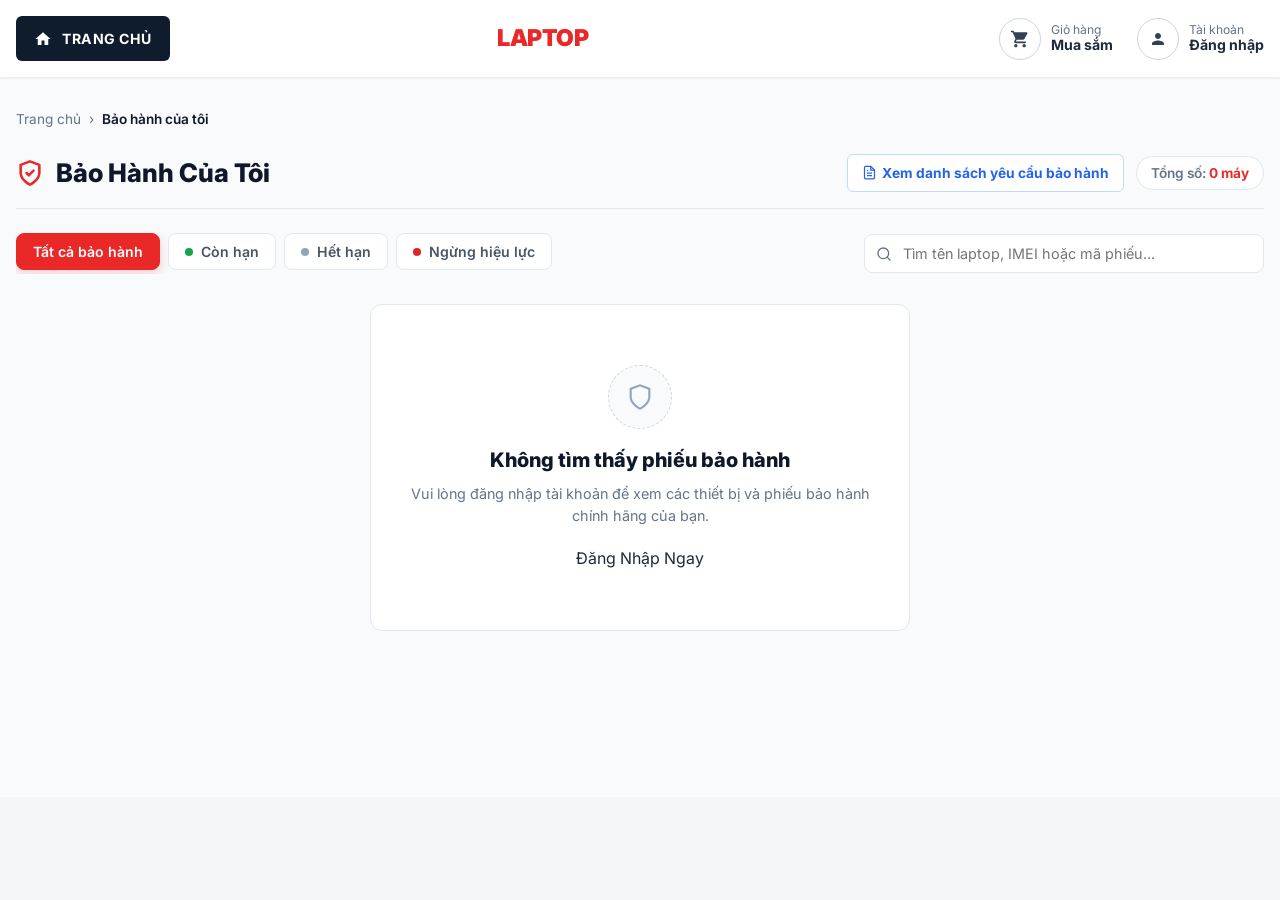
<file: front_end/view/warranty-my.html>
<!DOCTYPE html>
<html lang="vi">
<head>
  <meta charset="UTF-8">
  <meta name="viewport" content="width=device-width, initial-scale=1.0">
  <title>Bảo Hành Của Tôi - Laptop Store</title>
  <meta name="description" content="Danh sách laptop đã mua và thông tin phiếu bảo hành chính hãng của khách hàng tại Laptop Store.">

  <!-- Google Fonts: Inter -->
  <link rel="preconnect" href="https://fonts.googleapis.com">
  <link rel="preconnect" href="https://fonts.gstatic.com" crossorigin>
  <link href="https://fonts.googleapis.com/css2?family=Inter:wght@400;500;600;700;800;900&display=swap" rel="stylesheet">

  <!-- Stylesheets -->
  <link rel="stylesheet" href="../css/style.css?v=20261002_1845">
  <link rel="stylesheet" href="../css/warranty.css?v=20261008_1200">
</head>
<body>

  <!-- Main Header -->
  <header class="main-header">
    <div class="container">
      <div class="header-inner">
        <div class="category-btn-wrapper">
          <a href="index.html" class="category-dropdown-btn">
            <svg style="width: 18px; height: 18px;" fill="currentColor" viewBox="0 0 24 24"><path d="M10 20v-6h4v6h5v-8h3L12 3 2 12h3v8z"/></svg>
            <span>TRANG CHỦ</span>
          </a>
        </div>

        <div style="display: flex; align-items: center; gap: 12px;">
          <a href="index.html" style="text-decoration: none; color: #ffffff; font-size: 1.45rem; font-weight: 900; letter-spacing: -0.5px; display: flex; align-items: center; gap: 8px;">
            <span style="color: var(--primary-red);">LAPTOP</span>STORE
          </a>
        </div>

        <div class="header-actions">
          <div class="action-item" onclick="window.location.href='index.html'">
            <div class="action-icon-circle">
              <svg fill="currentColor" viewBox="0 0 24 24"><path d="M7 18c-1.1 0-1.99.9-1.99 2S5.9 22 7 22s2-.9 2-2-.9-2-2-2zM1 2v2h2l3.6 7.59-1.35 2.45c-.16.28-.25.61-.25.96 0 1.1.9 2 2 2h12v-2H7.42c-.14 0-.25-.11-.25-.25l.03-.12.9-1.63h7.45c.75 0 1.41-.41 1.75-1.03l3.58-6.49c.08-.14.12-.31.12-.48 0-.55-.45-1-1-1H5.21l-.94-2H1zm16 16c-1.1 0-1.99.9-1.99 2s.89 2 1.99 2 2-.9 2-2-.9-2-2-2z"/></svg>
            </div>
            <div class="action-text">
              <span class="action-label">Giỏ hàng</span>
              <span class="action-value">Mua sắm</span>
            </div>
          </div>

          <div class="action-item" id="headerAuthAction" style="cursor: pointer;">
            <!-- Rendered by auth helper / app.js -->
          </div>
        </div>
      </div>
    </div>
  </header>

  <!-- Main Content Wrapper -->
  <main class="warranty-page-wrapper">
    <div class="container">

      <!-- Breadcrumb -->
      <nav class="warranty-breadcrumb">
        <a href="index.html">Trang chủ</a>
        <span>›</span>
        <span class="current">Bảo hành của tôi</span>
      </nav>

      <!-- Header Bar -->
      <div class="warranty-header-bar">
        <h1 class="warranty-page-title">
          <svg viewBox="0 0 24 24" fill="none" stroke="currentColor" stroke-width="2.2" stroke-linecap="round" stroke-linejoin="round">
            <path d="M12 22s8-4 8-10V5l-8-3-8 3v7c0 6 8 10 8 10z"/>
            <polyline points="9 12 11 14 15 10"/>
          </svg>
          Bảo Hành Của Tôi
        </h1>

        <div style="display:flex; align-items:center; gap:12px;">
          <a href="warranty-requests-my.html" class="btn-table-action" style="padding: 8px 14px; background:#ffffff; color:#2563eb; border-color:#bfdbfe; font-size:0.86rem;">
            <svg width="15" height="15" viewBox="0 0 24 24" fill="none" stroke="currentColor" stroke-width="2"><path d="M14 2H6a2 2 0 0 0-2 2v16a2 2 0 0 0 2 2h12a2 2 0 0 0 2-2V8z"></path><polyline points="14 2 14 8 20 8"></polyline><line x1="16" y1="13" x2="8" y2="13"></line><line x1="16" y1="17" x2="8" y2="17"></line><polyline points="10 9 9 9 8 9"></polyline></svg>
            Xem danh sách yêu cầu bảo hành
          </a>
          <div class="warranty-stats-pill">
            Tổng số: <strong id="warrantyTotalCountBadge">Đang tải...</strong>
          </div>
        </div>
      </div>

      <!-- Filter & Search Toolbar -->
      <div class="warranty-filter-bar">
        <!-- Status Tabs -->
        <div class="warranty-tabs-nav">
          <button type="button" class="warranty-filter-tab active" data-status="ALL">
            Tất cả bảo hành
          </button>
          <button type="button" class="warranty-filter-tab" data-status="ACTIVE">
            <span style="width:8px; height:8px; border-radius:50%; background:#16a34a;"></span>
            Còn hạn
          </button>
          <button type="button" class="warranty-filter-tab" data-status="EXPIRED">
            <span style="width:8px; height:8px; border-radius:50%; background:#94a3b8;"></span>
            Hết hạn
          </button>
          <button type="button" class="warranty-filter-tab" data-status="REVOKED">
            <span style="width:8px; height:8px; border-radius:50%; background:#dc2626;"></span>
            Ngừng hiệu lực
          </button>
        </div>

        <!-- Search Box -->
        <div class="warranty-search-box">
          <svg viewBox="0 0 24 24" fill="none" stroke="currentColor" stroke-width="2" stroke-linecap="round" stroke-linejoin="round">
            <circle cx="11" cy="11" r="8"></circle>
            <line x1="21" y1="21" x2="16.65" y2="16.65"></line>
          </svg>
          <input type="text" id="searchWarrantyInput" placeholder="Tìm tên laptop, IMEI hoặc mã phiếu...">
        </div>
      </div>

      <!-- Warranty Cards Grid -->
      <div class="warranty-cards-grid" id="warrantyCardsGrid">
        <!-- Rendered by warranty-customer.js -->
      </div>

      <!-- Empty State -->
      <div class="empty-state-box" id="warrantyEmptyState" style="display: none;">
        <div class="empty-icon-circle">
          <svg width="28" height="28" viewBox="0 0 24 24" fill="none" stroke="currentColor" stroke-width="1.8">
            <path d="M12 22s8-4 8-10V5l-8-3-8 3v7c0 6 8 10 8 10z"/>
          </svg>
        </div>
        <h3 class="empty-title">Không tìm thấy phiếu bảo hành</h3>
        <p class="empty-desc">
          Bạn chưa có laptop nào phù hợp với bộ lọc hiện tại hoặc chưa mua sản phẩm có phiếu bảo hành tại hệ thống.
        </p>
        <a href="index.html" class="btn-empty-action">
          Khám Phá Laptop Mới
        </a>
      </div>

    </div>
  </main>

  <!-- Scripts -->
  <script src="../js/warranty-customer.js?v=20261010_0150"></script>
  <script>
    document.addEventListener('DOMContentLoaded', () => {
      // Khởi tạo trang Bảo hành của tôi
      if (typeof window.initWarrantyMyPage === 'function') {
        window.initWarrantyMyPage();
      }
      // Render Header Auth
      if (typeof renderWarrantyHeaderAuth === 'function') {
        renderWarrantyHeaderAuth();
      }
    });

    function renderWarrantyHeaderAuth() {
      const userStr = localStorage.getItem('laptop_store_user') || sessionStorage.getItem('laptop_store_user');
      let user = null;
      try { user = userStr ? JSON.parse(userStr) : null; } catch(e){}

      const headerAuth = document.getElementById('headerAuthAction');
      if (!headerAuth) return;

      if (user && user.id) {
        const isStaffOrAdmin = user.roleCode === 'ADMIN' || user.roleCode === 'NHAN_VIEN';
        headerAuth.innerHTML = `
          <div class="user-dropdown-wrapper" id="userAvatarContainer" onclick="toggleUserDropdown(event)">
            <div style="display: flex; align-items: center; gap: 10px;">
              <div class="action-icon-circle" style="background:#2563eb; color:#ffffff; border-color:#2563eb;">
                <svg style="width:20px; height:20px;" fill="currentColor" viewBox="0 0 24 24">
                  <path d="M12 12c2.21 0 4-1.79 4-4s-1.79-4-4-4-4 1.79-4 4 1.79 4 4 4zm0 2c-2.67 0-8 1.34-8 4v2h16v-2c0-2.66-5.33-4-8-4z"/>
                </svg>
              </div>
              <div class="action-text">
                <span class="action-label" style="font-weight:700; color:#1e293b; max-width:120px; overflow:hidden; text-overflow:ellipsis; white-space:nowrap;">
                  ${user.ten || user.username}
                </span>
                <span class="action-value" style="font-size:0.75rem; color:#64748b;">Tài khoản ▼</span>
              </div>
            </div>

            <div class="user-dropdown-menu" id="userDropdownMenu">
              <div class="user-dropdown-header">
                <div class="user-dropdown-name">${user.ten || user.username}</div>
                <div class="user-dropdown-role">${user.roleCode === 'ADMIN' ? 'Quản trị viên' : (user.roleCode === 'NHAN_VIEN' ? 'Nhân viên' : 'Khách hàng')}</div>
              </div>
              <a class="user-dropdown-item" href="order-history.html" onclick="event.stopPropagation();">
                <svg style="width:16px; height:16px;" fill="none" stroke="currentColor" stroke-width="2" viewBox="0 0 24 24"><path stroke-linecap="round" stroke-linejoin="round" d="M9 12h6m-6 4h6m2 5H7a2 2 0 01-2-2V5a2 2 0 012-2h5.586a1 1 0 01.707.293l5.414 5.414a1 1 0 01.293.707V19a2 2 0 01-2 2z"/></svg>
                <span>Đơn hàng của tôi</span>
              </a>
              <a class="user-dropdown-item active" href="warranty-my.html" onclick="event.stopPropagation();">
                <svg style="width:16px; height:16px;" fill="none" stroke="currentColor" stroke-width="2" viewBox="0 0 24 24"><path stroke-linecap="round" stroke-linejoin="round" d="M12 22s8-4 8-10V5l-8-3-8 3v7c0 6 8 10 8 10z"/><polyline points="9 12 11 14 15 10"/></svg>
                <span style="font-weight:700; color:#ea2828;">Bảo hành của tôi</span>
              </a>
              <a class="user-dropdown-item" href="warranty-requests-my.html" onclick="event.stopPropagation();">
                <svg style="width:16px; height:16px;" fill="none" stroke="currentColor" stroke-width="2" viewBox="0 0 24 24"><path stroke-linecap="round" stroke-linejoin="round" d="M14 2H6a2 2 0 0 0-2 2v16a2 2 0 0 0 2 2h12a2 2 0 0 0 2-2V8z"/><polyline points="14 2 14 8 20 8"/><line x1="16" y1="13" x2="8" y2="13"/></svg>
                <span>Yêu cầu bảo hành</span>
              </a>
              ${isStaffOrAdmin ? `
                <a class="user-dropdown-item" href="admin.html" onclick="event.stopPropagation();">
                  <svg style="width:16px; height:16px;" fill="none" stroke="currentColor" stroke-width="2" viewBox="0 0 24 24"><path stroke-linecap="round" stroke-linejoin="round" d="M10.325 4.317c.426-1.756 2.924-1.756 3.35 0a1.724 1.724 0 002.573 1.066c1.543-.94 3.31.826 2.37 2.37a1.724 1.724 0 001.065 2.572c1.756.426 1.756 2.924 0 3.35a1.724 1.724 0 00-1.066 2.573c.94 1.543-.826 3.31-2.37 2.37a1.724 1.724 0 00-2.572 1.065c-.426 1.756-2.924 1.756-3.35 0a1.724 1.724 0 00-2.573-1.066c-1.543.94-3.31-.826-2.37-2.37a1.724 1.724 0 00-1.065-2.572c-1.756-.426-1.756-2.924 0-3.35a1.724 1.724 0 001.066-2.573c-.94-1.543.826-3.31 2.37-2.37.996.608 2.296.07 2.572-1.065z"/><path stroke-linecap="round" stroke-linejoin="round" d="M15 12a3 3 0 11-6 0 3 3 0 016 0z"/></svg>
                  <span>Quản trị / POS</span>
                </a>
              ` : ''}
              <div class="user-dropdown-divider"></div>
              <button type="button" class="user-dropdown-item logout-item" onclick="event.stopPropagation(); logoutWarrantyUser();">
                <svg style="width:16px; height:16px;" fill="none" stroke="currentColor" stroke-width="2" viewBox="0 0 24 24"><path stroke-linecap="round" stroke-linejoin="round" d="M17 16l4-4m0 0l-4-4m4 4H7m6 4v1a3 3 0 01-3 3H6a3 3 0 01-3-3V7a3 3 0 013-3h4a3 3 0 013 3v1"/></svg>
                <span>Đăng xuất</span>
              </button>
            </div>
          </div>
        `;
      } else {
        headerAuth.innerHTML = `
          <div class="action-icon-circle">
            <svg style="width:18px; height:18px;" fill="currentColor" viewBox="0 0 24 24">
              <path d="M12 12c2.21 0 4-1.79 4-4s-1.79-4-4-4-4 1.79-4 4 1.79 4 4 4zm0 2c-2.67 0-8 1.34-8 4v2h16v-2c0-2.66-5.33-4-8-4z"/>
            </svg>
          </div>
          <div class="action-text">
            <span class="action-label">Tài khoản</span>
            <span class="action-value">Đăng nhập</span>
          </div>
        `;
        headerAuth.onclick = () => window.location.href = 'login.html?redirect=warranty-my.html';
      }
    }

    function toggleUserDropdown(e) {
      e.stopPropagation();
      const menu = document.getElementById('userDropdownMenu');
      if (menu) menu.classList.toggle('show');
    }

    document.addEventListener('click', (e) => {
      const menu = document.getElementById('userDropdownMenu');
      if (menu && !e.target.closest('#userAvatarContainer')) {
        menu.classList.remove('show');
      }
    });

    function logoutWarrantyUser() {
      localStorage.removeItem('laptop_store_user');
      sessionStorage.removeItem('laptop_store_user');
      window.location.href = 'login.html';
    }
  </script>
</body>
</html>
</file>
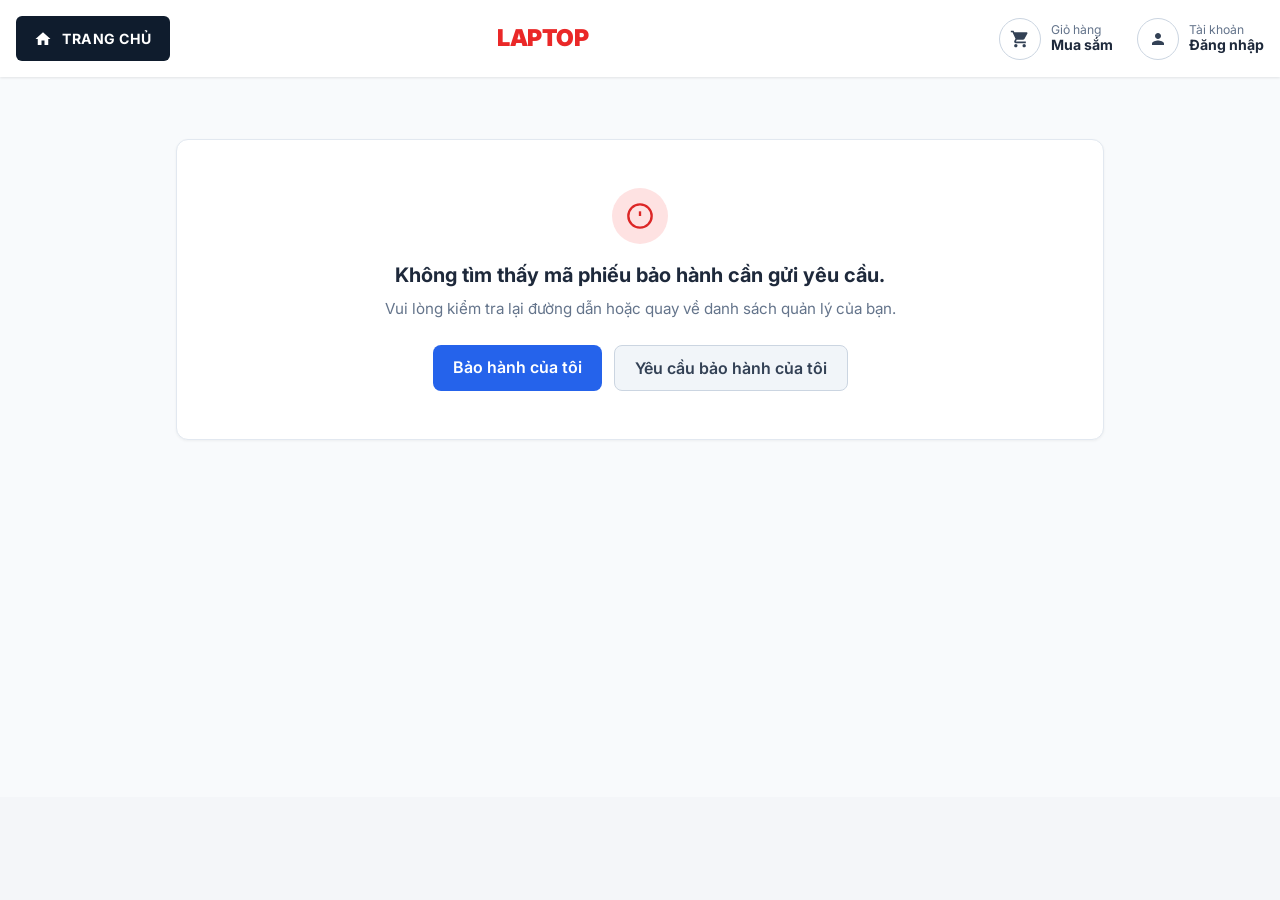
<file: front_end/view/warranty-request-create.html>
<!DOCTYPE html>
<html lang="vi">
<head>
  <meta charset="UTF-8">
  <meta name="viewport" content="width=device-width, initial-scale=1.0">
  <title>Gửi Yêu Cầu Bảo Hành - Laptop Store</title>
  <meta name="description" content="Điền thông tin và mô tả sự cố để gửi yêu cầu hỗ trợ bảo hành laptop tại Laptop Store.">

  <!-- Google Fonts: Inter -->
  <link rel="preconnect" href="https://fonts.googleapis.com">
  <link rel="preconnect" href="https://fonts.gstatic.com" crossorigin>
  <link href="https://fonts.googleapis.com/css2?family=Inter:wght@400;500;600;700;800;900&display=swap" rel="stylesheet">

  <!-- Stylesheets -->
  <link rel="stylesheet" href="../css/style.css?v=20261002_1845">
  <link rel="stylesheet" href="../css/warranty.css?v=20261008_1200">
</head>
<body>

  <!-- Main Header -->
  <header class="main-header">
    <div class="container">
      <div class="header-inner">
        <div class="category-btn-wrapper">
          <a href="index.html" class="category-dropdown-btn">
            <svg style="width: 18px; height: 18px;" fill="currentColor" viewBox="0 0 24 24"><path d="M10 20v-6h4v6h5v-8h3L12 3 2 12h3v8z"/></svg>
            <span>TRANG CHỦ</span>
          </a>
        </div>

        <div style="display: flex; align-items: center; gap: 12px;">
          <a href="index.html" style="text-decoration: none; color: #ffffff; font-size: 1.45rem; font-weight: 900; letter-spacing: -0.5px; display: flex; align-items: center; gap: 8px;">
            <span style="color: var(--primary-red);">LAPTOP</span>STORE
          </a>
        </div>

        <div class="header-actions">
          <div class="action-item" onclick="window.location.href='index.html'">
            <div class="action-icon-circle">
              <svg fill="currentColor" viewBox="0 0 24 24"><path d="M7 18c-1.1 0-1.99.9-1.99 2S5.9 22 7 22s2-.9 2-2-.9-2-2-2zM1 2v2h2l3.6 7.59-1.35 2.45c-.16.28-.25.61-.25.96 0 1.1.9 2 2 2h12v-2H7.42c-.14 0-.25-.11-.25-.25l.03-.12.9-1.63h7.45c.75 0 1.41-.41 1.75-1.03l3.58-6.49c.08-.14.12-.31.12-.48 0-.55-.45-1-1-1H5.21l-.94-2H1zm16 16c-1.1 0-1.99.9-1.99 2s.89 2 1.99 2 2-.9 2-2-.9-2-2-2z"/></svg>
            </div>
            <div class="action-text">
              <span class="action-label">Giỏ hàng</span>
              <span class="action-value">Mua sắm</span>
            </div>
          </div>

          <div class="action-item" id="headerAuthAction" style="cursor: pointer;">
            <!-- Rendered by auth helper -->
          </div>
        </div>
      </div>
    </div>
  </header>

  <!-- Main Content Wrapper -->
  <main class="warranty-page-wrapper">
    <div class="container" style="max-width: 960px;">

      <!-- Breadcrumb -->
      <nav class="warranty-breadcrumb">
        <a href="index.html">Trang chủ</a>
        <span>›</span>
        <a href="warranty-my.html">Bảo hành của tôi</a>
        <span>›</span>
        <span class="current">Gửi yêu cầu bảo hành</span>
      </nav>

      <!-- Header Bar -->
      <div class="warranty-header-bar">
        <h1 class="warranty-page-title">
          <svg viewBox="0 0 24 24" fill="none" stroke="currentColor" stroke-width="2.2" stroke-linecap="round" stroke-linejoin="round">
            <path d="M11 4H4a2 2 0 0 0-2 2v14a2 2 0 0 0 2 2h14a2 2 0 0 0 2-2v-7"></path>
            <path d="M18.5 2.5a2.121 2.121 0 0 1 3 3L12 15l-4 1 1-4 9.5-9.5z"></path>
          </svg>
          Gửi Yêu Cầu Hỗ Trợ Bảo Hành
        </h1>

        <a href="warranty-my.html" id="btnBackToDetail" class="btn-secondary-action">
          <svg width="16" height="16" viewBox="0 0 24 24" fill="none" stroke="currentColor" stroke-width="2"><polyline points="15 18 9 12 15 6"></polyline></svg>
          Quay lại
        </a>
      </div>

      <!-- PHẦN A: THÔNG TIN LAPTOP & BẢO HÀNH (CHỈ ĐỌC) -->
      <div class="form-card" style="background:#f8fafc; border: 1px solid #e2e8f0; margin-bottom: 24px;">
        <div style="display:flex; align-items:center; justify-content:space-between; margin-bottom: 16px; border-bottom: 1px solid #e2e8f0; padding-bottom: 12px;">
          <h3 style="font-size: 1.05rem; font-weight:800; color:#0f172a; margin:0; display:flex; align-items:center; gap:8px;">
            <span style="display:inline-flex; align-items:center; justify-content:center; width:24px; height:24px; border-radius:50%; background:#2563eb; color:#fff; font-size:0.75rem;">A</span>
            Thông Tin Thiết Bị & Phiếu Bảo Hành
          </h3>
          <span style="font-size:0.8rem; color:#64748b; font-style:italic;">Hệ thống tự động liên kết theo IMEI</span>
        </div>

        <div style="display:flex; gap: 20px; align-items: center; flex-wrap: wrap;">
          <div style="width: 100px; height: 85px; border-radius:8px; overflow:hidden; border:1px solid #cbd5e1; background:#fff; flex-shrink:0;">
            <img id="reqLaptopImg" src="../images/default-laptop.png" alt="Laptop" style="width:100%; height:100%; object-fit:cover;" onerror="this.onerror=null; this.src='../images/default-laptop.png';">
          </div>

          <div style="flex:1; min-width: 260px;">
            <h4 id="reqLaptopName" style="font-size: 1.15rem; font-weight:800; color:#0f172a; margin-bottom: 6px;">---</h4>
            <div style="display:grid; grid-template-columns: repeat(auto-fit, minmax(180px, 1fr)); gap: 8px; font-size: 0.85rem;">
              <div>
                <span style="color:#64748b;">Số IMEI/Serial:</span>
                <span id="reqImei" style="font-weight:700; font-family:monospace; color:#0f172a;">---</span>
              </div>
              <div>
                <span style="color:#64748b;">Mã phiếu BH:</span>
                <span id="reqMaPhieu" style="font-weight:700; font-family:monospace; color:#2563eb;">---</span>
              </div>
              <div>
                <span style="color:#64748b;">Kích hoạt:</span>
                <span id="reqNgayKichHoat" style="font-weight:600; color:#0f172a;">---</span>
              </div>
              <div>
                <span style="color:#64748b;">Hết hạn:</span>
                <span id="reqNgayHetHan" style="font-weight:700; color:#ea2828;">---</span>
              </div>
            </div>
          </div>

          <div id="reqStatusBadge" style="flex-shrink:0;">
            <!-- Badge -->
          </div>
        </div>
      </div>

      <!-- PHẦN B: FORM NHẬP THÔNG TIN YÊU CẦU BẢO HÀNH -->
      <div class="form-card">
        <div style="display:flex; align-items:center; justify-content:space-between; margin-bottom: 20px; border-bottom: 1px solid #e2e8f0; padding-bottom: 12px;">
          <h3 style="font-size: 1.05rem; font-weight:800; color:#0f172a; margin:0; display:flex; align-items:center; gap:8px;">
            <span style="display:inline-flex; align-items:center; justify-content:center; width:24px; height:24px; border-radius:50%; background:#ea2828; color:#fff; font-size:0.75rem;">B</span>
            Thông Tin Chi Tiết Yêu Cầu Bảo Hành
          </h3>
          <span style="font-size:0.8rem; color:#ea2828;">* Các trường có dấu sao là bắt buộc</span>
        </div>

        <!-- Thông báo kiểm tra / Validation Alert -->
        <div class="form-alert" id="formValidationAlert"></div>

        <form id="warrantyRequestForm" novalidate>
          
          <!-- Trường 1: Mô tả lỗi -->
          <div class="form-group">
            <label class="form-label" for="reqFaultInput">
              Mô tả chi tiết sự cố / lỗi phần cứng gặp phải <span class="required-star">*</span>
            </label>
            <textarea
              class="form-control"
              id="reqFaultInput"
              rows="4"
              maxlength="1000"
              placeholder="Vui lòng mô tả cụ thể tình trạng lỗi của laptop "
            ></textarea>
            <div class="field-error-text" id="reqFaultInputError"></div>
            <div class="field-char-count" id="reqFaultCount">0/1000 ký tự (Tối thiểu 10 ký tự)</div>
          </div>

          <!-- Trường 2: Số điện thoại liên hệ -->
          <div class="form-group">
            <label class="form-label" for="reqPhoneInput">
              Số điện thoại người liên hệ để kỹ thuật viên phản hồi <span class="required-star">*</span>
            </label>
            <input
              type="tel"
              class="form-control"
              id="reqPhoneInput"
              placeholder="Ví dụ: 0987654321 (10 chữ số, bắt đầu bằng số 0)"
              maxlength="10"
            >
            <div class="field-error-text" id="reqPhoneInputError"></div>
            <div style="font-size:0.78rem; color:#64748b; margin-top:4px;">
              Nhân viên tiếp nhận sẽ gọi trực tiếp đến số này để xác nhận tình trạng máy.
            </div>
          </div>

          <!-- Trường 3: Ghi chú bổ sung -->
          <div class="form-group">
            <label class="form-label" for="reqNoteInput">
              Ghi chú bổ sung cho cửa hàng (Không bắt buộc)
            </label>
            <textarea
              class="form-control"
              id="reqNoteInput"
              rows="2"
              maxlength="500"
              placeholder="..."
            ></textarea>
            <div class="field-error-text" id="reqNoteInputError"></div>
            <div class="field-char-count" id="reqNoteCount">0/500 ký tự</div>
          </div>

          <!-- Khối Lưu Ý Quy Định -->
          <div class="form-notice-box">
            <svg viewBox="0 0 24 24" fill="none" stroke="currentColor" stroke-width="2">
              <circle cx="12" cy="12" r="10"></circle>
              <line x1="12" y1="8" x2="12" y2="12"></line>
              <line x1="12" y1="16" x2="12.01" y2="16"></line>
            </svg>
            <p>
              <strong>LƯU Ý:</strong><br>
              Nhân viên sẽ tiếp nhận và hướng dẫn khách hàng mang laptop đến cửa hàng để kiểm tra trực tiếp.
            </p>
          </div>

          <!-- Các nút hành động -->
          <div class="form-actions-bar">
            <a href="warranty-my.html" class="btn-secondary-action">
              <svg width="16" height="16" viewBox="0 0 24 24" fill="none" stroke="currentColor" stroke-width="2"><polyline points="15 18 9 12 15 6"></polyline></svg>
              Quay lại
            </a>

            <button type="submit" class="btn-create-request" id="btnSubmitRequest">
              <svg width="18" height="18" viewBox="0 0 24 24" fill="none" stroke="currentColor" stroke-width="2"><line x1="22" y1="2" x2="11" y2="13"></line><polygon points="22 2 15 22 11 13 2 9 22 2"></polygon></svg>
              <span>Gửi Yêu Cầu Bảo Hành</span>
            </button>
          </div>

        </form>
      </div>

    </div>
  </main>

  <!-- Scripts -->
  <script src="../js/warranty-customer.js?v=20261010_0201"></script>
  <script>
    document.addEventListener('DOMContentLoaded', () => {
      if (typeof window.initWarrantyRequestCreatePage === 'function') {
        window.initWarrantyRequestCreatePage();
      }
      renderCreateHeaderAuth();
    });

    function renderCreateHeaderAuth() {
      const userStr = localStorage.getItem('laptop_store_user') || sessionStorage.getItem('laptop_store_user');
      let user = null;
      try { user = userStr ? JSON.parse(userStr) : null; } catch(e){}

      const headerAuth = document.getElementById('headerAuthAction');
      if (!headerAuth) return;

      if (user && user.id) {
        const isStaffOrAdmin = user.roleCode === 'ADMIN' || user.roleCode === 'NHAN_VIEN';
        headerAuth.innerHTML = `
          <div class="user-dropdown-wrapper" id="userAvatarContainer" onclick="toggleUserDropdown(event)">
            <div style="display: flex; align-items: center; gap: 10px;">
              <div class="action-icon-circle" style="background:#2563eb; color:#ffffff; border-color:#2563eb;">
                <svg style="width:20px; height:20px;" fill="currentColor" viewBox="0 0 24 24">
                  <path d="M12 12c2.21 0 4-1.79 4-4s-1.79-4-4-4-4 1.79-4 4 1.79 4 4 4zm0 2c-2.67 0-8 1.34-8 4v2h16v-2c0-2.66-5.33-4-8-4z"/>
                </svg>
              </div>
              <div class="action-text">
                <span class="action-label" style="font-weight:700; color:#1e293b; max-width:120px; overflow:hidden; text-overflow:ellipsis; white-space:nowrap;">
                  ${user.ten || user.username}
                </span>
                <span class="action-value" style="font-size:0.75rem; color:#64748b;">Tài khoản ▼</span>
              </div>
            </div>

            <div class="user-dropdown-menu" id="userDropdownMenu">
              <div class="user-dropdown-header">
                <div class="user-dropdown-name">${user.ten || user.username}</div>
                <div class="user-dropdown-role">${user.roleCode === 'ADMIN' ? 'Quản trị viên' : (user.roleCode === 'NHAN_VIEN' ? 'Nhân viên' : 'Khách hàng')}</div>
              </div>
              <a class="user-dropdown-item" href="order-history.html" onclick="event.stopPropagation();">
                <svg style="width:16px; height:16px;" fill="none" stroke="currentColor" stroke-width="2" viewBox="0 0 24 24"><path stroke-linecap="round" stroke-linejoin="round" d="M9 12h6m-6 4h6m2 5H7a2 2 0 01-2-2V5a2 2 0 012-2h5.586a1 1 0 01.707.293l5.414 5.414a1 1 0 01.293.707V19a2 2 0 01-2 2z"/></svg>
                <span>Đơn hàng của tôi</span>
              </a>
              <a class="user-dropdown-item active" href="warranty-my.html" onclick="event.stopPropagation();">
                <svg style="width:16px; height:16px;" fill="none" stroke="currentColor" stroke-width="2" viewBox="0 0 24 24"><path stroke-linecap="round" stroke-linejoin="round" d="M12 22s8-4 8-10V5l-8-3-8 3v7c0 6 8 10 8 10z"/><polyline points="9 12 11 14 15 10"/></svg>
                <span style="font-weight:700; color:#ea2828;">Bảo hành của tôi</span>
              </a>
              <a class="user-dropdown-item" href="warranty-requests-my.html" onclick="event.stopPropagation();">
                <svg style="width:16px; height:16px;" fill="none" stroke="currentColor" stroke-width="2" viewBox="0 0 24 24"><path stroke-linecap="round" stroke-linejoin="round" d="M14 2H6a2 2 0 0 0-2 2v16a2 2 0 0 0 2 2h12a2 2 0 0 0 2-2V8z"/><polyline points="14 2 14 8 20 8"/><line x1="16" y1="13" x2="8" y2="13"/></svg>
                <span>Yêu cầu bảo hành</span>
              </a>
              ${isStaffOrAdmin ? `
                <a class="user-dropdown-item" href="admin.html" onclick="event.stopPropagation();">
                  <svg style="width:16px; height:16px;" fill="none" stroke="currentColor" stroke-width="2" viewBox="0 0 24 24"><path stroke-linecap="round" stroke-linejoin="round" d="M10.325 4.317c.426-1.756 2.924-1.756 3.35 0a1.724 1.724 0 002.573 1.066c1.543-.94 3.31.826 2.37 2.37a1.724 1.724 0 001.065 2.572c1.756.426 1.756 2.924 0 3.35a1.724 1.724 0 00-1.066 2.573c.94 1.543-.826 3.31-2.37 2.37a1.724 1.724 0 00-2.572 1.065c-.426 1.756-2.924 1.756-3.35 0a1.724 1.724 0 00-2.573-1.066c-1.543.94-3.31-.826-2.37-2.37a1.724 1.724 0 00-1.065-2.572c-1.756-.426-1.756-2.924 0-3.35a1.724 1.724 0 001.066-2.573c-.94-1.543.826-3.31 2.37-2.37.996.608 2.296.07 2.572-1.065z"/><path stroke-linecap="round" stroke-linejoin="round" d="M15 12a3 3 0 11-6 0 3 3 0 016 0z"/></svg>
                  <span>Quản trị / POS</span>
                </a>
              ` : ''}
              <div class="user-dropdown-divider"></div>
              <button type="button" class="user-dropdown-item logout-item" onclick="event.stopPropagation(); logoutUser();">
                <svg style="width:16px; height:16px;" fill="none" stroke="currentColor" stroke-width="2" viewBox="0 0 24 24"><path stroke-linecap="round" stroke-linejoin="round" d="M17 16l4-4m0 0l-4-4m4 4H7m6 4v1a3 3 0 01-3 3H6a3 3 0 01-3-3V7a3 3 0 013-3h4a3 3 0 013 3v1"/></svg>
                <span>Đăng xuất</span>
              </button>
            </div>
          </div>
        `;
      } else {
        headerAuth.innerHTML = `
          <div class="action-icon-circle">
            <svg style="width:18px; height:18px;" fill="currentColor" viewBox="0 0 24 24">
              <path d="M12 12c2.21 0 4-1.79 4-4s-1.79-4-4-4-4 1.79-4 4 1.79 4 4 4zm0 2c-2.67 0-8 1.34-8 4v2h16v-2c0-2.66-5.33-4-8-4z"/>
            </svg>
          </div>
          <div class="action-text">
            <span class="action-label">Tài khoản</span>
            <span class="action-value">Đăng nhập</span>
          </div>
        `;
        headerAuth.onclick = () => window.location.href = 'login.html?redirect=warranty-my.html';
      }
    }

    function toggleUserDropdown(e) {
      e.stopPropagation();
      const menu = document.getElementById('userDropdownMenu');
      if (menu) menu.classList.toggle('show');
    }

    document.addEventListener('click', (e) => {
      const menu = document.getElementById('userDropdownMenu');
      if (menu && !e.target.closest('#userAvatarContainer')) {
        menu.classList.remove('show');
      }
    });

    function logoutUser() {
      localStorage.removeItem('laptop_store_user');
      sessionStorage.removeItem('laptop_store_user');
      window.location.href = 'login.html';
    }
  </script>
</body>
</html>
</file>
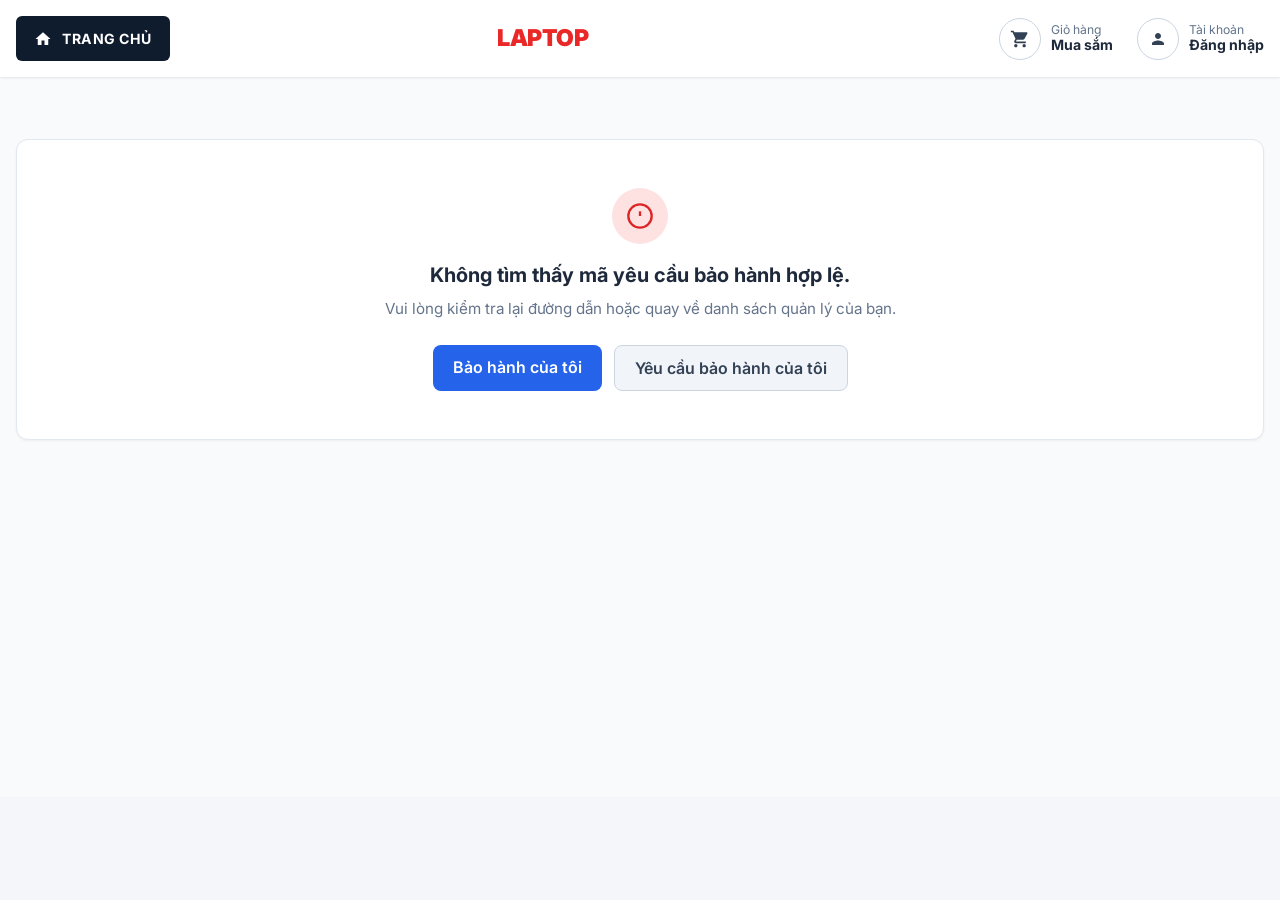
<file: front_end/view/warranty-request-detail.html>
<!DOCTYPE html>
<html lang="vi">
<head>
  <meta charset="UTF-8">
  <meta name="viewport" content="width=device-width, initial-scale=1.0">
  <title>Chi Tiết Yêu Cầu Bảo Hành - Laptop Store</title>
  <meta name="description" content="Xem tiến trình xử lý và thông tin chi tiết phản hồi yêu cầu bảo hành từ cửa hàng Laptop Store.">

  <!-- Google Fonts: Inter -->
  <link rel="preconnect" href="https://fonts.googleapis.com">
  <link rel="preconnect" href="https://fonts.gstatic.com" crossorigin>
  <link href="https://fonts.googleapis.com/css2?family=Inter:wght@400;500;600;700;800;900&display=swap" rel="stylesheet">

  <!-- Stylesheets -->
  <link rel="stylesheet" href="../css/style.css?v=20261002_1845">
  <link rel="stylesheet" href="../css/warranty.css?v=20261008_1200">
</head>
<body>

  <!-- Main Header -->
  <header class="main-header">
    <div class="container">
      <div class="header-inner">
        <div class="category-btn-wrapper">
          <a href="index.html" class="category-dropdown-btn">
            <svg style="width: 18px; height: 18px;" fill="currentColor" viewBox="0 0 24 24"><path d="M10 20v-6h4v6h5v-8h3L12 3 2 12h3v8z"/></svg>
            <span>TRANG CHỦ</span>
          </a>
        </div>

        <div style="display: flex; align-items: center; gap: 12px;">
          <a href="index.html" style="text-decoration: none; color: #ffffff; font-size: 1.45rem; font-weight: 900; letter-spacing: -0.5px; display: flex; align-items: center; gap: 8px;">
            <span style="color: var(--primary-red);">LAPTOP</span>STORE
          </a>
        </div>

        <div class="header-actions">
          <div class="action-item" onclick="window.location.href='index.html'">
            <div class="action-icon-circle">
              <svg fill="currentColor" viewBox="0 0 24 24"><path d="M7 18c-1.1 0-1.99.9-1.99 2S5.9 22 7 22s2-.9 2-2-.9-2-2-2zM1 2v2h2l3.6 7.59-1.35 2.45c-.16.28-.25.61-.25.96 0 1.1.9 2 2 2h12v-2H7.42c-.14 0-.25-.11-.25-.25l.03-.12.9-1.63h7.45c.75 0 1.41-.41 1.75-1.03l3.58-6.49c.08-.14.12-.31.12-.48 0-.55-.45-1-1-1H5.21l-.94-2H1zm16 16c-1.1 0-1.99.9-1.99 2s.89 2 1.99 2 2-.9 2-2-.9-2-2-2z"/></svg>
            </div>
            <div class="action-text">
              <span class="action-label">Giỏ hàng</span>
              <span class="action-value">Mua sắm</span>
            </div>
          </div>

          <div class="action-item" id="headerAuthAction" style="cursor: pointer;">
            <!-- Rendered by auth helper -->
          </div>
        </div>
      </div>
    </div>
  </header>

  <!-- Main Content Wrapper -->
  <main class="warranty-page-wrapper">
    <div class="container">

      <!-- Breadcrumb -->
      <nav class="warranty-breadcrumb">
        <a href="index.html">Trang chủ</a>
        <span>›</span>
        <a href="warranty-requests-my.html">Yêu cầu bảo hành của tôi</a>
        <span>›</span>
        <span class="current">Chi tiết yêu cầu</span>
      </nav>

      <!-- Header Bar -->
      <div class="warranty-header-bar">
        <div>
          <div style="font-size:0.85rem; color:#64748b; margin-bottom:4px; display:flex; align-items:center; gap:8px;">
            <span>Yêu cầu bảo hành số:</span>
            <span id="detailMaYeuCau" style="font-family:monospace; font-weight:800; font-size:1.15rem; color:#2563eb;">---</span>
            <span id="detailRequestStatusBadge">---</span>
          </div>
          <h1 class="warranty-page-title" style="font-size:1.35rem;">
            Theo Dõi Tiến Trình Xử Lý Bảo Hành
          </h1>
        </div>

        <div style="display:flex; align-items:center; gap:12px;">
          <div style="font-size:0.85rem; color:#64748b; text-align:right;">
            Ngày gửi: <strong id="detailNgayGuiHeader" style="color:#0f172a;">---</strong>
          </div>
          <a href="warranty-requests-my.html" class="btn-secondary-action">
            <svg width="16" height="16" viewBox="0 0 24 24" fill="none" stroke="currentColor" stroke-width="2"><polyline points="15 18 9 12 15 6"></polyline></svg>
            Quay lại
          </a>
        </div>
      </div>

      <!-- Khối Visual Progress Stepper -->
      <div class="timeline-card">
        <div id="requestTimelineContainer">
          <!-- Rendered by warranty-customer.js -->
        </div>
      </div>

      <!-- Lưới 3 nhóm thông tin chi tiết -->
      <div class="request-detail-grid">
        
        <!-- Nhóm 1: Thông tin yêu cầu của khách -->
        <div class="detail-card">
          <h3 class="detail-card-title">
            <svg viewBox="0 0 24 24" fill="none" stroke="currentColor" stroke-width="2"><path d="M14 2H6a2 2 0 0 0-2 2v16a2 2 0 0 0 2 2h12a2 2 0 0 0 2-2V8z"></path><polyline points="14 2 14 8 20 8"></polyline><line x1="16" y1="13" x2="8" y2="13"></line><line x1="16" y1="17" x2="8" y2="17"></line><polyline points="10 9 9 9 8 9"></polyline></svg>
            Thông Tin Sự Cố Gặp Phải
          </h3>

          <div class="detail-field-group">
            <div>
              <span class="meta-label">Mô tả sự cố / Lỗi máy</span>
              <div id="detailMoTaLoi" style="font-size:0.9rem; color:#1e293b; background:#f8fafc; padding:12px 14px; border-radius:8px; border:1px solid #e2e8f0; margin-top:6px; line-height:1.5;">---</div>
            </div>
            <div class="detail-field-row" style="margin-top:8px;">
              <span class="field-label">SĐT liên hệ:</span>
              <span class="field-val" id="detailPhone" style="font-weight:700; color:#2563eb;">---</span>
            </div>
            <div class="detail-field-row">
              <span class="field-label">Ghi chú bổ sung:</span>
              <span class="field-val" id="detailNote" style="font-style:italic;">---</span>
            </div>
          </div>
        </div>

        <!-- Nhóm 2: Thông tin thiết bị & phiếu -->
        <div class="detail-card">
          <h3 class="detail-card-title">
            <svg viewBox="0 0 24 24" fill="none" stroke="currentColor" stroke-width="2"><rect x="2" y="3" width="20" height="14" rx="2" ry="2"></rect><line x1="8" y1="21" x2="16" y2="21"></line><line x1="12" y1="17" x2="12" y2="21"></line></svg>
            Thiết Bị Cần Bảo Hành
          </h3>

          <div class="detail-field-group">
            <div class="detail-field-row">
              <span class="field-label">Tên laptop:</span>
              <span class="field-val" id="detailTenLaptop" style="font-weight:700;">---</span>
            </div>
            <div class="detail-field-row">
              <span class="field-label">Số IMEI/Serial:</span>
              <span class="field-val" id="detailImei" style="font-family:monospace; font-weight:700; color:#0f172a;">---</span>
            </div>
            <div class="detail-field-row">
              <span class="field-label">Mã phiếu BH:</span>
              <span class="field-val" id="detailMaPhieu" style="font-family:monospace; color:#2563eb;">---</span>
            </div>
            <div class="detail-field-row">
              <span class="field-label">Cấu hình:</span>
              <span class="field-val" id="detailCauHinh" style="font-size:0.8rem; color:#64748b;">---</span>
            </div>
          </div>
        </div>

        <!-- Nhóm 3: Thông tin xử lý từ cửa hàng -->
        <div class="detail-card">
          <h3 class="detail-card-title">
            <svg viewBox="0 0 24 24" fill="none" stroke="currentColor" stroke-width="2"><path d="M20 21v-2a4 4 0 0 0-4-4H8a4 4 0 0 0-4 4v2"></path><circle cx="12" cy="7" r="4"></circle></svg>
            Phản Hồi &amp; Xử Lý
          </h3>

          <div class="detail-field-group">
            <div class="detail-field-row">
              <span class="field-label">Nhân viên phụ trách:</span>
              <span class="field-val" id="detailStaff" style="font-weight:700;">Chờ nhân viên tiếp nhận</span>
            </div>
            <div class="detail-field-row">
              <span class="field-label">Thời gian tiếp nhận:</span>
              <span class="field-val" id="detailNgayTiepNhan">---</span>
            </div>
            <div class="detail-field-row">
              <span class="field-label">Thời gian hoàn thành:</span>
              <span class="field-val" id="detailNgayHoanThanh">---</span>
            </div>

            <!-- Kết quả xử lý (nếu hoàn thành) -->
            <div id="detailResultBox" style="display:none;" class="result-box-callout result-box-success">
              <div style="font-weight:800; margin-bottom:4px; display:flex; align-items:center; gap:6px;">
                <svg width="16" height="16" viewBox="0 0 24 24" fill="none" stroke="currentColor" stroke-width="2.5"><polyline points="20 6 9 17 4 12"></polyline></svg>
                Kết quả kiểm tra &amp; sửa chữa:
              </div>
              <div id="detailResultText">---</div>
            </div>

            <!-- Lý do từ chối (nếu bị từ chối) -->
            <div id="detailRejectBox" style="display:none;" class="result-box-callout result-box-danger">
              <div style="font-weight:800; margin-bottom:4px; display:flex; align-items:center; gap:6px;">
                <svg width="16" height="16" viewBox="0 0 24 24" fill="none" stroke="currentColor" stroke-width="2.5"><circle cx="12" cy="12" r="10"></circle><line x1="15" y1="9" x2="9" y2="15"></line><line x1="9" y1="9" x2="15" y2="15"></line></svg>
                Lý do từ chối bảo hành:
              </div>
              <div id="detailRejectReason">---</div>
            </div>

          </div>
        </div>

      </div>

    </div>
  </main>

  <!-- Scripts -->
  <script src="../js/warranty-customer.js?v=20261008_1200"></script>
  <script>
    document.addEventListener('DOMContentLoaded', () => {
      if (typeof window.initWarrantyRequestDetailPage === 'function') {
        window.initWarrantyRequestDetailPage();
      }
      renderReqDetailHeaderAuth();
    });

    function renderReqDetailHeaderAuth() {
      const userStr = localStorage.getItem('laptop_store_user') || sessionStorage.getItem('laptop_store_user');
      let user = null;
      try { user = userStr ? JSON.parse(userStr) : null; } catch(e){}

      const headerAuth = document.getElementById('headerAuthAction');
      if (!headerAuth) return;

      if (user && user.id) {
        const isStaffOrAdmin = user.roleCode === 'ADMIN' || user.roleCode === 'NHAN_VIEN';
        headerAuth.innerHTML = `
          <div class="user-dropdown-wrapper" id="userAvatarContainer" onclick="toggleUserDropdown(event)">
            <div style="display: flex; align-items: center; gap: 10px;">
              <div class="action-icon-circle" style="background:#2563eb; color:#ffffff; border-color:#2563eb;">
                <svg style="width:20px; height:20px;" fill="currentColor" viewBox="0 0 24 24">
                  <path d="M12 12c2.21 0 4-1.79 4-4s-1.79-4-4-4-4 1.79-4 4 1.79 4 4 4zm0 2c-2.67 0-8 1.34-8 4v2h16v-2c0-2.66-5.33-4-8-4z"/>
                </svg>
              </div>
              <div class="action-text">
                <span class="action-label" style="font-weight:700; color:#1e293b; max-width:120px; overflow:hidden; text-overflow:ellipsis; white-space:nowrap;">
                  ${user.ten || user.username}
                </span>
                <span class="action-value" style="font-size:0.75rem; color:#64748b;">Tài khoản ▼</span>
              </div>
            </div>

            <div class="user-dropdown-menu" id="userDropdownMenu">
              <div class="user-dropdown-header">
                <div class="user-dropdown-name">${user.ten || user.username}</div>
                <div class="user-dropdown-role">${user.roleCode === 'ADMIN' ? 'Quản trị viên' : (user.roleCode === 'NHAN_VIEN' ? 'Nhân viên' : 'Khách hàng')}</div>
              </div>
              <a class="user-dropdown-item" href="order-history.html" onclick="event.stopPropagation();">
                <svg style="width:16px; height:16px;" fill="none" stroke="currentColor" stroke-width="2" viewBox="0 0 24 24"><path stroke-linecap="round" stroke-linejoin="round" d="M9 12h6m-6 4h6m2 5H7a2 2 0 01-2-2V5a2 2 0 012-2h5.586a1 1 0 01.707.293l5.414 5.414a1 1 0 01.293.707V19a2 2 0 01-2 2z"/></svg>
                <span>Đơn hàng của tôi</span>
              </a>
              <a class="user-dropdown-item" href="warranty-my.html" onclick="event.stopPropagation();">
                <svg style="width:16px; height:16px;" fill="none" stroke="currentColor" stroke-width="2" viewBox="0 0 24 24"><path stroke-linecap="round" stroke-linejoin="round" d="M12 22s8-4 8-10V5l-8-3-8 3v7c0 6 8 10 8 10z"/><polyline points="9 12 11 14 15 10"/></svg>
                <span>Bảo hành của tôi</span>
              </a>
              <a class="user-dropdown-item active" href="warranty-requests-my.html" onclick="event.stopPropagation();">
                <svg style="width:16px; height:16px;" fill="none" stroke="currentColor" stroke-width="2" viewBox="0 0 24 24"><path stroke-linecap="round" stroke-linejoin="round" d="M14 2H6a2 2 0 0 0-2 2v16a2 2 0 0 0 2 2h12a2 2 0 0 0 2-2V8z"/><polyline points="14 2 14 8 20 8"/><line x1="16" y1="13" x2="8" y2="13"/></svg>
                <span style="font-weight:700; color:#ea2828;">Yêu cầu bảo hành</span>
              </a>
              ${isStaffOrAdmin ? `
                <a class="user-dropdown-item" href="admin.html" onclick="event.stopPropagation();">
                  <svg style="width:16px; height:16px;" fill="none" stroke="currentColor" stroke-width="2" viewBox="0 0 24 24"><path stroke-linecap="round" stroke-linejoin="round" d="M10.325 4.317c.426-1.756 2.924-1.756 3.35 0a1.724 1.724 0 002.573 1.066c1.543-.94 3.31.826 2.37 2.37a1.724 1.724 0 001.065 2.572c1.756.426 1.756 2.924 0 3.35a1.724 1.724 0 00-1.066 2.573c.94 1.543-.826 3.31-2.37 2.37a1.724 1.724 0 00-2.572 1.065c-.426 1.756-2.924 1.756-3.35 0a1.724 1.724 0 00-2.573-1.066c-1.543.94-3.31-.826-2.37-2.37a1.724 1.724 0 00-1.065-2.572c-1.756-.426-1.756-2.924 0-3.35a1.724 1.724 0 001.066-2.573c-.94-1.543.826-3.31 2.37-2.37.996.608 2.296.07 2.572-1.065z"/><path stroke-linecap="round" stroke-linejoin="round" d="M15 12a3 3 0 11-6 0 3 3 0 016 0z"/></svg>
                  <span>Quản trị / POS</span>
                </a>
              ` : ''}
              <div class="user-dropdown-divider"></div>
              <button type="button" class="user-dropdown-item logout-item" onclick="event.stopPropagation(); logoutUser();">
                <svg style="width:16px; height:16px;" fill="none" stroke="currentColor" stroke-width="2" viewBox="0 0 24 24"><path stroke-linecap="round" stroke-linejoin="round" d="M17 16l4-4m0 0l-4-4m4 4H7m6 4v1a3 3 0 01-3 3H6a3 3 0 01-3-3V7a3 3 0 013-3h4a3 3 0 013 3v1"/></svg>
                <span>Đăng xuất</span>
              </button>
            </div>
          </div>
        `;
      } else {
        headerAuth.innerHTML = `
          <div class="action-icon-circle">
            <svg style="width:18px; height:18px;" fill="currentColor" viewBox="0 0 24 24">
              <path d="M12 12c2.21 0 4-1.79 4-4s-1.79-4-4-4-4 1.79-4 4 1.79 4 4 4zm0 2c-2.67 0-8 1.34-8 4v2h16v-2c0-2.66-5.33-4-8-4z"/>
            </svg>
          </div>
          <div class="action-text">
            <span class="action-label">Tài khoản</span>
            <span class="action-value">Đăng nhập</span>
          </div>
        `;
        headerAuth.onclick = () => window.location.href = 'login.html?redirect=warranty-requests-my.html';
      }
    }

    function toggleUserDropdown(e) {
      e.stopPropagation();
      const menu = document.getElementById('userDropdownMenu');
      if (menu) menu.classList.toggle('show');
    }

    document.addEventListener('click', (e) => {
      const menu = document.getElementById('userDropdownMenu');
      if (menu && !e.target.closest('#userAvatarContainer')) {
        menu.classList.remove('show');
      }
    });

    function logoutUser() {
      localStorage.removeItem('laptop_store_user');
      sessionStorage.removeItem('laptop_store_user');
      window.location.href = 'login.html';
    }
  </script>
</body>
</html>
</file>
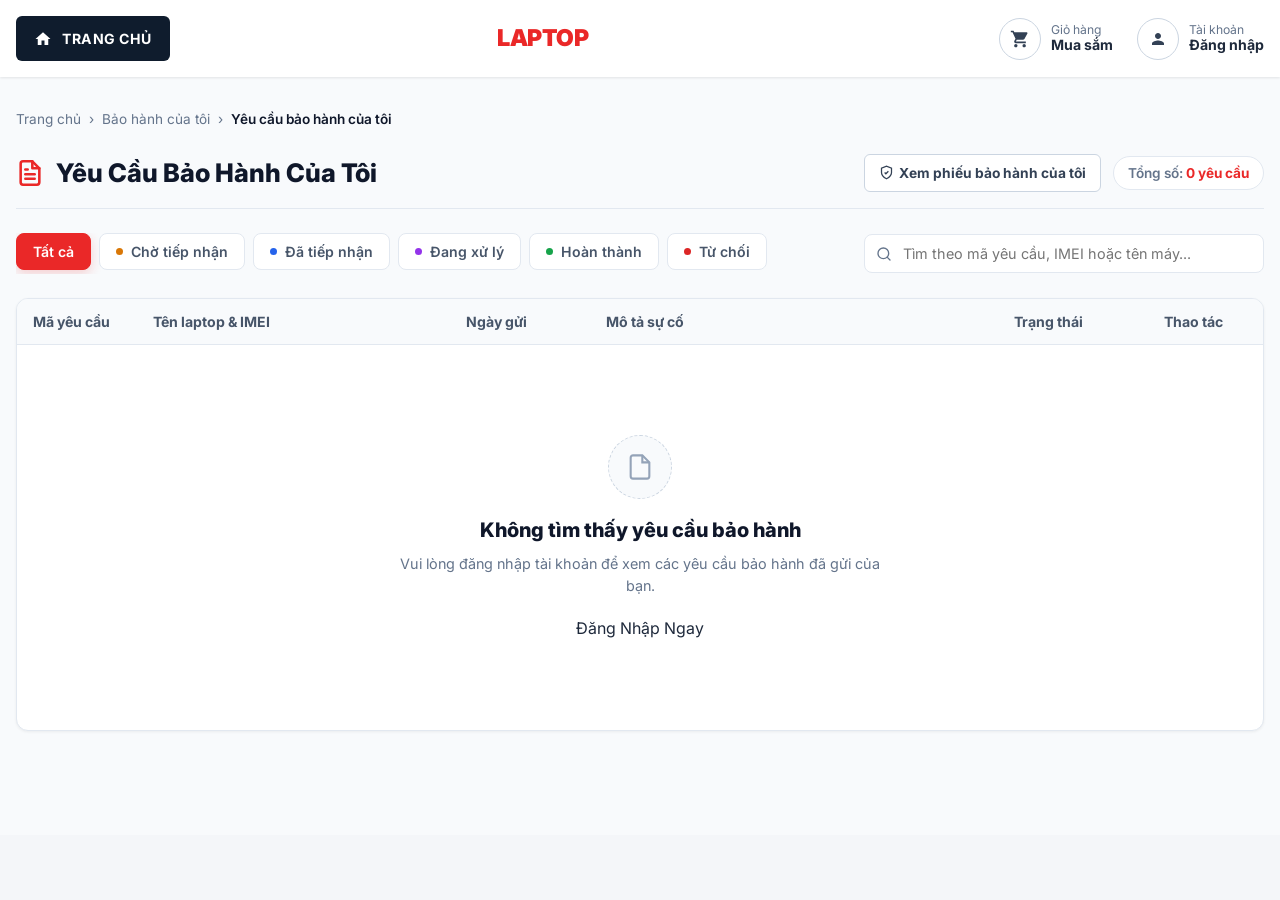
<file: front_end/view/warranty-requests-my.html>
<!DOCTYPE html>
<html lang="vi">
<head>
  <meta charset="UTF-8">
  <meta name="viewport" content="width=device-width, initial-scale=1.0">
  <title>Yêu Cầu Bảo Hành Của Tôi - Laptop Store</title>
  <meta name="description" content="Theo dõi và quản lý danh sách tất cả các yêu cầu hỗ trợ bảo hành đã gửi tại Laptop Store.">

  <!-- Google Fonts: Inter -->
  <link rel="preconnect" href="https://fonts.googleapis.com">
  <link rel="preconnect" href="https://fonts.gstatic.com" crossorigin>
  <link href="https://fonts.googleapis.com/css2?family=Inter:wght@400;500;600;700;800;900&display=swap" rel="stylesheet">

  <!-- Stylesheets -->
  <link rel="stylesheet" href="../css/style.css?v=20261002_1845">
  <link rel="stylesheet" href="../css/warranty.css?v=20261008_1200">
</head>
<body>

  <!-- Main Header -->
  <header class="main-header">
    <div class="container">
      <div class="header-inner">
        <div class="category-btn-wrapper">
          <a href="index.html" class="category-dropdown-btn">
            <svg style="width: 18px; height: 18px;" fill="currentColor" viewBox="0 0 24 24"><path d="M10 20v-6h4v6h5v-8h3L12 3 2 12h3v8z"/></svg>
            <span>TRANG CHỦ</span>
          </a>
        </div>

        <div style="display: flex; align-items: center; gap: 12px;">
          <a href="index.html" style="text-decoration: none; color: #ffffff; font-size: 1.45rem; font-weight: 900; letter-spacing: -0.5px; display: flex; align-items: center; gap: 8px;">
            <span style="color: var(--primary-red);">LAPTOP</span>STORE
          </a>
        </div>

        <div class="header-actions">
          <div class="action-item" onclick="window.location.href='index.html'">
            <div class="action-icon-circle">
              <svg fill="currentColor" viewBox="0 0 24 24"><path d="M7 18c-1.1 0-1.99.9-1.99 2S5.9 22 7 22s2-.9 2-2-.9-2-2-2zM1 2v2h2l3.6 7.59-1.35 2.45c-.16.28-.25.61-.25.96 0 1.1.9 2 2 2h12v-2H7.42c-.14 0-.25-.11-.25-.25l.03-.12.9-1.63h7.45c.75 0 1.41-.41 1.75-1.03l3.58-6.49c.08-.14.12-.31.12-.48 0-.55-.45-1-1-1H5.21l-.94-2H1zm16 16c-1.1 0-1.99.9-1.99 2s.89 2 1.99 2 2-.9 2-2-.9-2-2-2z"/></svg>
            </div>
            <div class="action-text">
              <span class="action-label">Giỏ hàng</span>
              <span class="action-value">Mua sắm</span>
            </div>
          </div>

          <div class="action-item" id="headerAuthAction" style="cursor: pointer;">
            <!-- Rendered by auth helper -->
          </div>
        </div>
      </div>
    </div>
  </header>

  <!-- Main Content Wrapper -->
  <main class="warranty-page-wrapper">
    <div class="container">

      <!-- Breadcrumb -->
      <nav class="warranty-breadcrumb">
        <a href="index.html">Trang chủ</a>
        <span>›</span>
        <a href="warranty-my.html">Bảo hành của tôi</a>
        <span>›</span>
        <span class="current">Yêu cầu bảo hành của tôi</span>
      </nav>

      <!-- Header Bar -->
      <div class="warranty-header-bar">
        <h1 class="warranty-page-title">
          <svg viewBox="0 0 24 24" fill="none" stroke="currentColor" stroke-width="2.2" stroke-linecap="round" stroke-linejoin="round">
            <path d="M14 2H6a2 2 0 0 0-2 2v16a2 2 0 0 0 2 2h12a2 2 0 0 0 2-2V8z"></path>
            <polyline points="14 2 14 8 20 8"></polyline>
            <line x1="16" y1="13" x2="8" y2="13"></line>
            <line x1="16" y1="17" x2="8" y2="17"></line>
            <polyline points="10 9 9 9 8 9"></polyline>
          </svg>
          Yêu Cầu Bảo Hành Của Tôi
        </h1>

        <div style="display:flex; align-items:center; gap:12px;">
          <a href="warranty-my.html" class="btn-table-action" style="padding: 8px 14px; background:#ffffff; color:#334155; font-size:0.86rem;">
            <svg width="15" height="15" viewBox="0 0 24 24" fill="none" stroke="currentColor" stroke-width="2"><path d="M12 22s8-4 8-10V5l-8-3-8 3v7c0 6 8 10 8 10z"/><polyline points="9 12 11 14 15 10"/></svg>
            Xem phiếu bảo hành của tôi
          </a>
          <div class="warranty-stats-pill">
            Tổng số: <strong id="requestTotalCountBadge">Đang tải...</strong>
          </div>
        </div>
      </div>

      <!-- Filter Tabs & Search Bar -->
      <div class="warranty-filter-bar">
        <!-- Status Tabs: 0, 1, 2, 3, 4, ALL -->
        <div class="warranty-tabs-nav">
          <button type="button" class="request-filter-tab active" data-status="ALL">
            Tất cả
          </button>
          <button type="button" class="request-filter-tab" data-status="0">
            <span style="width:7px; height:7px; border-radius:50%; background:#d97706;"></span>
            Chờ tiếp nhận
          </button>
          <button type="button" class="request-filter-tab" data-status="1">
            <span style="width:7px; height:7px; border-radius:50%; background:#2563eb;"></span>
            Đã tiếp nhận
          </button>
          <button type="button" class="request-filter-tab" data-status="2">
            <span style="width:7px; height:7px; border-radius:50%; background:#9333ea;"></span>
            Đang xử lý
          </button>
          <button type="button" class="request-filter-tab" data-status="3">
            <span style="width:7px; height:7px; border-radius:50%; background:#16a34a;"></span>
            Hoàn thành
          </button>
          <button type="button" class="request-filter-tab" data-status="4">
            <span style="width:7px; height:7px; border-radius:50%; background:#dc2626;"></span>
            Từ chối
          </button>
        </div>

        <!-- Search Box -->
        <div class="warranty-search-box">
          <svg viewBox="0 0 24 24" fill="none" stroke="currentColor" stroke-width="2" stroke-linecap="round" stroke-linejoin="round">
            <circle cx="11" cy="11" r="8"></circle>
            <line x1="21" y1="21" x2="16.65" y2="16.65"></line>
          </svg>
          <input type="text" id="searchRequestInput" placeholder="Tìm theo mã yêu cầu, IMEI hoặc tên máy...">
        </div>
      </div>

      <!-- Table Card Container -->
      <div class="detail-card" style="padding: 0; overflow: hidden;">
        <div class="warranty-table-responsive">
          <table class="warranty-table">
            <thead>
              <tr>
                <th style="width: 120px; white-space: nowrap;">Mã yêu cầu</th>
                <th style="min-width: 180px;">Tên laptop &amp; IMEI</th>
                <th style="width: 140px; white-space: nowrap;">Ngày gửi</th>
                <th style="min-width: 220px;">Mô tả sự cố</th>
                <th style="text-align: center; width: 150px; white-space: nowrap;">Trạng thái</th>
                <th style="text-align: center; width: 140px; white-space: nowrap;">Thao tác</th>
              </tr>
            </thead>
            <tbody id="requestsTableBody">
              <!-- Rendered by warranty-customer.js -->
            </tbody>
          </table>
        </div>

        <!-- Empty State -->
        <div class="empty-state-box" id="requestsEmptyState" style="display: none; border:none; box-shadow:none; margin: 30px auto;">
          <div class="empty-icon-circle">
            <svg width="28" height="28" viewBox="0 0 24 24" fill="none" stroke="currentColor" stroke-width="1.8">
              <path d="M14 2H6a2 2 0 0 0-2 2v16a2 2 0 0 0 2 2h12a2 2 0 0 0 2-2V8z"></path>
              <polyline points="14 2 14 8 20 8"></polyline>
            </svg>
          </div>
          <h3 class="empty-title">Không tìm thấy yêu cầu bảo hành</h3>
          <p class="empty-desc">
            Bạn chưa có yêu cầu nào phù hợp với bộ lọc trạng thái đã chọn.
          </p>
          <a href="warranty-my.html" class="btn-empty-action">
            Xem Các Laptop Của Tôi
          </a>
        </div>
      </div>

    </div>
  </main>

  <!-- Scripts -->
  <script src="../js/warranty-customer.js?v=20261008_1200"></script>
  <script>
    document.addEventListener('DOMContentLoaded', () => {
      if (typeof window.initWarrantyRequestsMyPage === 'function') {
        window.initWarrantyRequestsMyPage();
      }
      renderRequestsHeaderAuth();
    });

    function renderRequestsHeaderAuth() {
      const userStr = localStorage.getItem('laptop_store_user') || sessionStorage.getItem('laptop_store_user');
      let user = null;
      try { user = userStr ? JSON.parse(userStr) : null; } catch(e){}

      const headerAuth = document.getElementById('headerAuthAction');
      if (!headerAuth) return;

      if (user && user.id) {
        const isStaffOrAdmin = user.roleCode === 'ADMIN' || user.roleCode === 'NHAN_VIEN';
        headerAuth.innerHTML = `
          <div class="user-dropdown-wrapper" id="userAvatarContainer" onclick="toggleUserDropdown(event)">
            <div style="display: flex; align-items: center; gap: 10px;">
              <div class="action-icon-circle" style="background:#2563eb; color:#ffffff; border-color:#2563eb;">
                <svg style="width:20px; height:20px;" fill="currentColor" viewBox="0 0 24 24">
                  <path d="M12 12c2.21 0 4-1.79 4-4s-1.79-4-4-4-4 1.79-4 4 1.79 4 4 4zm0 2c-2.67 0-8 1.34-8 4v2h16v-2c0-2.66-5.33-4-8-4z"/>
                </svg>
              </div>
              <div class="action-text">
                <span class="action-label" style="font-weight:700; color:#1e293b; max-width:120px; overflow:hidden; text-overflow:ellipsis; white-space:nowrap;">
                  ${user.ten || user.username}
                </span>
                <span class="action-value" style="font-size:0.75rem; color:#64748b;">Tài khoản ▼</span>
              </div>
            </div>

            <div class="user-dropdown-menu" id="userDropdownMenu">
              <div class="user-dropdown-header">
                <div class="user-dropdown-name">${user.ten || user.username}</div>
                <div class="user-dropdown-role">${user.roleCode === 'ADMIN' ? 'Quản trị viên' : (user.roleCode === 'NHAN_VIEN' ? 'Nhân viên' : 'Khách hàng')}</div>
              </div>
              <a class="user-dropdown-item" href="order-history.html" onclick="event.stopPropagation();">
                <svg style="width:16px; height:16px;" fill="none" stroke="currentColor" stroke-width="2" viewBox="0 0 24 24"><path stroke-linecap="round" stroke-linejoin="round" d="M9 12h6m-6 4h6m2 5H7a2 2 0 01-2-2V5a2 2 0 012-2h5.586a1 1 0 01.707.293l5.414 5.414a1 1 0 01.293.707V19a2 2 0 01-2 2z"/></svg>
                <span>Đơn hàng của tôi</span>
              </a>
              <a class="user-dropdown-item" href="warranty-my.html" onclick="event.stopPropagation();">
                <svg style="width:16px; height:16px;" fill="none" stroke="currentColor" stroke-width="2" viewBox="0 0 24 24"><path stroke-linecap="round" stroke-linejoin="round" d="M12 22s8-4 8-10V5l-8-3-8 3v7c0 6 8 10 8 10z"/><polyline points="9 12 11 14 15 10"/></svg>
                <span>Bảo hành của tôi</span>
              </a>
              <a class="user-dropdown-item active" href="warranty-requests-my.html" onclick="event.stopPropagation();">
                <svg style="width:16px; height:16px;" fill="none" stroke="currentColor" stroke-width="2" viewBox="0 0 24 24"><path stroke-linecap="round" stroke-linejoin="round" d="M14 2H6a2 2 0 0 0-2 2v16a2 2 0 0 0 2 2h12a2 2 0 0 0 2-2V8z"/><polyline points="14 2 14 8 20 8"/><line x1="16" y1="13" x2="8" y2="13"/></svg>
                <span style="font-weight:700; color:#ea2828;">Yêu cầu bảo hành</span>
              </a>
              ${isStaffOrAdmin ? `
                <a class="user-dropdown-item" href="admin.html" onclick="event.stopPropagation();">
                  <svg style="width:16px; height:16px;" fill="none" stroke="currentColor" stroke-width="2" viewBox="0 0 24 24"><path stroke-linecap="round" stroke-linejoin="round" d="M10.325 4.317c.426-1.756 2.924-1.756 3.35 0a1.724 1.724 0 002.573 1.066c1.543-.94 3.31.826 2.37 2.37a1.724 1.724 0 001.065 2.572c1.756.426 1.756 2.924 0 3.35a1.724 1.724 0 00-1.066 2.573c.94 1.543-.826 3.31-2.37 2.37a1.724 1.724 0 00-2.572 1.065c-.426 1.756-2.924 1.756-3.35 0a1.724 1.724 0 00-2.573-1.066c-1.543.94-3.31-.826-2.37-2.37a1.724 1.724 0 00-1.065-2.572c-1.756-.426-1.756-2.924 0-3.35a1.724 1.724 0 001.066-2.573c-.94-1.543.826-3.31 2.37-2.37.996.608 2.296.07 2.572-1.065z"/><path stroke-linecap="round" stroke-linejoin="round" d="M15 12a3 3 0 11-6 0 3 3 0 016 0z"/></svg>
                  <span>Quản trị / POS</span>
                </a>
              ` : ''}
              <div class="user-dropdown-divider"></div>
              <button type="button" class="user-dropdown-item logout-item" onclick="event.stopPropagation(); logoutUser();">
                <svg style="width:16px; height:16px;" fill="none" stroke="currentColor" stroke-width="2" viewBox="0 0 24 24"><path stroke-linecap="round" stroke-linejoin="round" d="M17 16l4-4m0 0l-4-4m4 4H7m6 4v1a3 3 0 01-3 3H6a3 3 0 01-3-3V7a3 3 0 013-3h4a3 3 0 013 3v1"/></svg>
                <span>Đăng xuất</span>
              </button>
            </div>
          </div>
        `;
      } else {
        headerAuth.innerHTML = `
          <div class="action-icon-circle">
            <svg style="width:18px; height:18px;" fill="currentColor" viewBox="0 0 24 24">
              <path d="M12 12c2.21 0 4-1.79 4-4s-1.79-4-4-4-4 1.79-4 4 1.79 4 4 4zm0 2c-2.67 0-8 1.34-8 4v2h16v-2c0-2.66-5.33-4-8-4z"/>
            </svg>
          </div>
          <div class="action-text">
            <span class="action-label">Tài khoản</span>
            <span class="action-value">Đăng nhập</span>
          </div>
        `;
        headerAuth.onclick = () => window.location.href = 'login.html?redirect=warranty-requests-my.html';
      }
    }

    function toggleUserDropdown(e) {
      e.stopPropagation();
      const menu = document.getElementById('userDropdownMenu');
      if (menu) menu.classList.toggle('show');
    }

    document.addEventListener('click', (e) => {
      const menu = document.getElementById('userDropdownMenu');
      if (menu && !e.target.closest('#userAvatarContainer')) {
        menu.classList.remove('show');
      }
    });

    function logoutUser() {
      localStorage.removeItem('laptop_store_user');
      sessionStorage.removeItem('laptop_store_user');
      window.location.href = 'login.html';
    }
  </script>
</body>
</html>
</file>
<file: front_end/css/style.css>
/* ==========================================================================
   LAPTOP STORE - CLIENT PRODUCT VIEW STYLES
   Design System & Modern E-commerce UI
   ========================================================================== */

:root {
  --primary-red: #ea2828;
  --primary-red-hover: #c81e1e;
  --primary-orange: #ff5722;
  --primary-navy: #15325b;
  --primary-navy-hover: #0d223f;
  --dark-header: #0f1c2d;
  --dark-header-hover: #172a42;
  --text-main: #1e293b;
  --text-muted: #64748b;
  --text-light: #94a3b8;
  --bg-body: #f4f6f9;
  --bg-card: #ffffff;
  --border-color: #e2e8f0;
  --border-light: #edf2f7;
  --badge-green-bg: #dcfce7;
  --badge-green-text: #15803d;
  --badge-red-bg: #fee2e2;
  --badge-red-text: #dc2626;
  --shadow-sm: 0 1px 3px rgba(0,0,0,0.06), 0 1px 2px rgba(0,0,0,0.04);
  --shadow-md: 0 4px 6px -1px rgba(0,0,0,0.08), 0 2px 4px -1px rgba(0,0,0,0.04);
  --shadow-lg: 0 10px 25px -3px rgba(0,0,0,0.1), 0 4px 6px -2px rgba(0,0,0,0.05);
  --shadow-hover: 0 14px 30px rgba(0,0,0,0.12);
  --radius-sm: 6px;
  --radius-md: 10px;
  --radius-lg: 16px;
  --radius-full: 9999px;
  --transition: all 0.25s cubic-bezier(0.4, 0, 0.2, 1);
}

* {
  margin: 0;
  padding: 0;
  box-sizing: border-box;
}

body {
  font-family: 'Inter', -apple-system, BlinkMacSystemFont, 'Segoe UI', Roboto, Helvetica, Arial, sans-serif;
  background-color: var(--bg-body);
  color: var(--text-main);
  line-height: 1.5;
  -webkit-font-smoothing: antialiased;
}

a {
  text-decoration: none;
  color: inherit;
}

button {
  font-family: inherit;
  cursor: pointer;
  border: none;
  background: none;
  outline: none;
}

input, select {
  font-family: inherit;
  outline: none;
}

.container {
  max-width: 1360px;
  margin: 0 auto;
  padding: 0 16px;
}

/* ==========================================================================
   TOP BAR / ANNOUNCEMENT
   ========================================================================== */
.top-notice-bar {
  display: none !important;
}
.top-notice-bar .container {
  display: flex;
  justify-content: space-between;
  align-items: center;
}
.notice-highlights {
  display: flex;
  gap: 20px;
}
.notice-item {
  display: flex;
  align-items: center;
  gap: 6px;
}
.notice-item svg {
  color: #38bdf8;
}
.backend-status-badge {
  display: inline-flex;
  align-items: center;
  gap: 6px;
  padding: 2px 10px;
  border-radius: var(--radius-full);
  font-size: 0.72rem;
  font-weight: 600;
  background: rgba(34, 197, 94, 0.2);
  color: #4ade80;
}
.status-dot {
  width: 8px;
  height: 8px;
  border-radius: 50%;
  background: #22c55e;
  box-shadow: 0 0 6px #22c55e;
  animation: pulse 2s infinite;
}

@keyframes pulse {
  0% { transform: scale(0.95); opacity: 0.8; }
  50% { transform: scale(1.15); opacity: 1; }
  100% { transform: scale(0.95); opacity: 0.8; }
}

/* ==========================================================================
   MAIN HEADER (MATCHING SCREENSHOT)
   ========================================================================== */
.main-header {
  background: #ffffff;
  padding: 16px 0;
  box-shadow: var(--shadow-sm);
  position: sticky;
  top: 0;
  z-index: 100;
}

.header-inner {
  display: flex;
  align-items: center;
  justify-content: space-between;
  gap: 20px;
}

/* Category Dropdown Button */
.category-btn-wrapper {
  position: relative;
  flex-shrink: 0;
}

.category-dropdown-btn {
  background-color: var(--dark-header);
  color: #ffffff;
  display: flex;
  align-items: center;
  gap: 10px;
  padding: 12px 18px;
  border-radius: var(--radius-sm);
  font-weight: 700;
  font-size: 0.88rem;
  letter-spacing: 0.5px;
  transition: var(--transition);
}

.category-dropdown-btn:hover {
  background-color: var(--dark-header-hover);
  transform: translateY(-1px);
}

.category-dropdown-btn .hamburger-icon {
  display: flex;
  flex-direction: column;
  gap: 3.5px;
  width: 18px;
}

.category-dropdown-btn .hamburger-icon span {
  display: block;
  height: 2.2px;
  background-color: #ffffff;
  border-radius: 2px;
}

/* Category Menu Popup */
.category-menu-popup {
  position: absolute;
  top: calc(100% + 8px);
  left: 0;
  width: 260px;
  background: #ffffff;
  border-radius: var(--radius-md);
  box-shadow: var(--shadow-lg);
  border: 1px solid var(--border-color);
  padding: 8px 0;
  z-index: 1000;
  opacity: 0;
  visibility: hidden;
  transform: translateY(10px);
  transition: var(--transition);
}

.category-btn-wrapper.active .category-menu-popup,
.category-btn-wrapper:hover .category-menu-popup {
  opacity: 1;
  visibility: visible;
  transform: translateY(0);
}

.category-menu-item {
  display: flex;
  align-items: center;
  gap: 12px;
  padding: 10px 18px;
  font-size: 0.88rem;
  font-weight: 600;
  color: var(--text-main);
  transition: var(--transition);
}

.category-menu-item:hover {
  background-color: #f1f5f9;
  color: var(--primary-red);
  padding-left: 22px;
}

.category-menu-item svg {
  width: 18px;
  height: 18px;
  color: var(--primary-navy);
}

/* Search Bar (Matching screenshot) */
.search-container {
  flex: 1;
  max-width: 580px;
  display: flex;
  align-items: center;
  border: 1.5px solid #d1d5db;
  border-radius: var(--radius-sm);
  background: #ffffff;
  height: 44px;
  overflow: hidden;
  transition: var(--transition);
}

.search-container:focus-within {
  border-color: var(--primary-orange);
  box-shadow: 0 0 0 3px rgba(255, 87, 34, 0.15);
}

.search-category-select {
  border: none;
  background: transparent;
  padding: 0 12px;
  font-size: 0.85rem;
  font-weight: 500;
  color: #475569;
  cursor: pointer;
  white-space: nowrap;
  outline: none;
}

.search-divider {
  width: 1px;
  height: 24px;
  background-color: #e2e8f0;
}

.search-input {
  flex: 1;
  border: none;
  padding: 0 14px;
  font-size: 0.88rem;
  color: var(--text-main);
}

.search-input::placeholder {
  color: var(--text-light);
}

.search-btn {
  background-color: #ff4747;
  color: #ffffff;
  width: 48px;
  height: 44px;
  display: flex;
  align-items: center;
  justify-content: center;
  transition: var(--transition);
  flex-shrink: 0;
}

.search-btn:hover {
  background-color: #e02f2f;
}

.search-btn svg {
  width: 18px;
  height: 18px;
}

/* Header Actions (Hotline, Builder, Cart) */
.header-actions {
  display: flex;
  align-items: center;
  gap: 24px;
}

.action-item {
  display: flex;
  align-items: center;
  gap: 10px;
  cursor: pointer;
  transition: var(--transition);
}

.action-item:hover .action-icon-circle {
  border-color: var(--primary-red);
  color: var(--primary-red);
}

.action-icon-circle {
  width: 42px;
  height: 42px;
  border-radius: 50%;
  border: 1.5px solid #cbd5e1;
  display: flex;
  align-items: center;
  justify-content: center;
  color: #334155;
  transition: var(--transition);
  position: relative;
  flex-shrink: 0;
}

.action-icon-circle svg {
  width: 20px;
  height: 20px;
}

.cart-count-badge {
  position: absolute;
  top: -4px;
  right: -4px;
  background-color: var(--primary-red);
  color: #ffffff;
  font-size: 0.72rem;
  font-weight: 700;
  width: 20px;
  height: 20px;
  border-radius: 50%;
  display: flex;
  align-items: center;
  justify-content: center;
  border: 2px solid #ffffff;
}

.action-text {
  display: flex;
  flex-direction: column;
}

.action-label {
  font-size: 0.76rem;
  color: var(--text-muted);
  line-height: 1.2;
}

.action-value {
  font-size: 0.88rem;
  font-weight: 700;
  color: var(--text-main);
  line-height: 1.2;
}

/* ==========================================================================
   USER AVATAR DROPDOWN
   ========================================================================== */
.user-dropdown-wrapper {
  position: relative;
  cursor: pointer;
}

.user-dropdown-menu {
  position: absolute;
  top: calc(100% + 12px);
  right: 0;
  width: 235px;
  background: #ffffff;
  border: 1px solid #e2e8f0;
  border-radius: 12px;
  box-shadow: 0 12px 28px -4px rgba(0, 0, 0, 0.12), 0 8px 12px -6px rgba(0, 0, 0, 0.06);
  padding: 8px 0;
  z-index: 1050;
  display: none;
  animation: userDropdownAnim 0.18s cubic-bezier(0.16, 1, 0.3, 1);
}

.user-dropdown-menu.show {
  display: block;
}

@keyframes userDropdownAnim {
  from {
    opacity: 0;
    transform: translateY(-8px) scale(0.97);
  }
  to {
    opacity: 1;
    transform: translateY(0) scale(1);
  }
}

.user-dropdown-header {
  padding: 10px 16px 12px 16px;
  border-bottom: 1px solid #f1f5f9;
  text-align: left;
}

.user-dropdown-name {
  font-size: 0.95rem;
  font-weight: 700;
  color: #0f172a;
  overflow: hidden;
  text-overflow: ellipsis;
  white-space: nowrap;
}

.user-dropdown-role {
  font-size: 0.75rem;
  color: #64748b;
  margin-top: 2px;
  font-weight: 500;
}

.user-dropdown-item {
  display: flex;
  align-items: center;
  gap: 10px;
  padding: 11px 16px;
  color: #334155;
  text-decoration: none;
  font-size: 0.88rem;
  font-weight: 600;
  transition: all 0.15s ease;
  cursor: pointer;
  border: none;
  background: transparent;
  width: 100%;
  text-align: left;
  box-sizing: border-box;
}

.user-dropdown-item:hover {
  background: #f8fafc;
  color: var(--primary-red);
}

.user-dropdown-item svg {
  flex-shrink: 0;
}

.user-dropdown-item.logout-item {
  color: #ef4444;
}

.user-dropdown-item.logout-item:hover {
  background: #fef2f2;
  color: #dc2626;
}

.user-dropdown-divider {
  height: 1px;
  background: #f1f5f9;
  margin: 6px 0;
}

/* ==========================================================================
   CUSTOMER FILTER BAR (Lọc Giá, Thương Hiệu & Sắp Xếp)
   ========================================================================== */
.customer-filter-bar {
  background: #ffffff;
  border-radius: 12px;
  border: 1px solid #e2e8f0;
  box-shadow: 0 2px 10px rgba(0, 0, 0, 0.04);
  padding: 16px 20px;
  margin-top: 20px;
  margin-bottom: 24px;
  display: flex;
  flex-direction: column;
  gap: 12px;
}

.filter-row {
  display: flex;
  align-items: center;
  gap: 12px;
  flex-wrap: wrap;
}

.filter-row-label {
  font-size: 0.85rem;
  font-weight: 700;
  color: #1e293b;
  min-width: 110px;
  display: flex;
  align-items: center;
  gap: 6px;
  flex-shrink: 0;
}

.filter-pills-list {
  display: flex;
  align-items: center;
  gap: 8px;
  flex-wrap: wrap;
  flex: 1;
}

.filter-pill-btn {
  background: #f8fafc;
  color: #334155;
  border: 1px solid #cbd5e1;
  border-radius: 20px;
  padding: 5px 14px;
  font-size: 0.82rem;
  font-weight: 600;
  cursor: pointer;
  transition: all 0.2s ease;
  white-space: nowrap;
  display: inline-flex;
  align-items: center;
  gap: 5px;
}

.filter-pill-btn:hover {
  border-color: var(--primary-red);
  color: var(--primary-red);
  background: #fff5f5;
  transform: translateY(-1px);
}

.filter-pill-btn.active {
  background: var(--primary-red);
  color: #ffffff;
  border-color: var(--primary-red);
  font-weight: 700;
  box-shadow: 0 2px 8px rgba(234, 40, 40, 0.28);
}

.filter-bottom-bar {
  display: flex;
  align-items: center;
  justify-content: space-between;
  border-top: 1px dashed #e2e8f0;
  padding-top: 10px;
  margin-top: 2px;
  flex-wrap: wrap;
  gap: 10px;
}

.filter-status-info {
  font-size: 0.82rem;
  color: #64748b;
  display: flex;
  align-items: center;
  gap: 8px;
}

.filter-status-info strong {
  color: #0f172a;
}

.filter-tools-right {
  display: flex;
  align-items: center;
  gap: 12px;
}

.filter-sort-select {
  padding: 5px 10px;
  border: 1px solid #cbd5e1;
  border-radius: 6px;
  font-size: 0.82rem;
  color: #334155;
  background: #ffffff;
  font-weight: 500;
  cursor: pointer;
  outline: none;
}

.filter-sort-select:focus {
  border-color: var(--primary-red);
}

.filter-reset-btn {
  background: #fee2e2;
  color: #ef4444;
  border: none;
  padding: 5px 12px;
  border-radius: 6px;
  font-size: 0.8rem;
  font-weight: 700;
  cursor: pointer;
  display: inline-flex;
  align-items: center;
  gap: 4px;
  transition: all 0.2s ease;
}

.filter-reset-btn:hover {
  background: #fecaca;
  color: #dc2626;
}

/* ==========================================================================
   PRODUCT SECTION (MATCHING SCREENSHOT)
   ========================================================================== */
.product-section {
  margin-top: 26px;
  margin-bottom: 34px;
}

/* Section Header Bar */
.section-header-bar {
  background: #ffffff;
  border-radius: var(--radius-sm);
  display: flex;
  align-items: center;
  justify-content: space-between;
  padding: 0 16px 0 0;
  box-shadow: var(--shadow-sm);
  border: 1px solid var(--border-color);
  margin-bottom: 16px;
  overflow: hidden;
}

/* The iconic angled ribbon banner */
.section-banner-title {
  position: relative;
  background: linear-gradient(135deg, #ff4136 0%, #ff5722 100%);
  color: #ffffff;
  padding: 12px 36px 12px 20px;
  font-size: 1.15rem;
  font-weight: 800;
  letter-spacing: 0.5px;
  text-transform: uppercase;
  display: inline-flex;
  align-items: center;
  clip-path: polygon(0 0, calc(100% - 18px) 0%, 100% 100%, 0% 100%);
}

.section-banner-title.blue-gradient {
  background: linear-gradient(135deg, #0284c7 0%, #2563eb 100%);
}

.section-banner-title.purple-gradient {
  background: linear-gradient(135deg, #7c3aed 0%, #a855f7 100%);
}

/* Filter Tag Pills (Middle of header) */
.section-filter-tags {
  display: flex;
  align-items: center;
  gap: 8px;
  overflow-x: auto;
  padding: 6px 10px;
  scrollbar-width: none;
}

.section-filter-tags::-webkit-scrollbar {
  display: none;
}

.filter-tag-pill {
  border: 1px solid #e2e8f0;
  background-color: #f8fafc;
  color: #334155;
  padding: 6px 14px;
  border-radius: 4px;
  font-size: 0.78rem;
  font-weight: 600;
  text-transform: uppercase;
  white-space: nowrap;
  transition: var(--transition);
  cursor: pointer;
}

.filter-tag-pill:hover,
.filter-tag-pill.active {
  background-color: #ffffff;
  border-color: var(--primary-red);
  color: var(--primary-red);
  box-shadow: 0 2px 5px rgba(234, 40, 40, 0.12);
}

/* "Xem tất cả >>" link (Right of header) */
.view-all-link {
  color: #0284c7;
  font-size: 0.86rem;
  font-weight: 600;
  display: flex;
  align-items: center;
  gap: 4px;
  white-space: nowrap;
  transition: var(--transition);
  flex-shrink: 0;
}

.view-all-link:hover {
  color: #0369a1;
  text-decoration: underline;
  transform: translateX(2px);
}

.view-all-back-btn {
  background: #ffffff;
  border: 1px solid #cbd5e1;
  color: #334155;
  padding: 6px 14px;
  border-radius: 4px;
  font-size: 0.85rem;
  font-weight: 600;
  display: flex;
  align-items: center;
  gap: 6px;
  cursor: pointer;
  transition: var(--transition);
}

.view-all-back-btn:hover {
  background: #f8fafc;
  border-color: #94a3b8;
  color: var(--primary-red);
}

.empty-sections-msg {
  padding: 60px 20px;
  text-align: center;
  color: var(--text-muted);
  font-size: 1.05rem;
  background: #ffffff;
  border-radius: var(--radius-sm);
  border: 1px solid var(--border-color);
  margin-top: 20px;
}

/* ==========================================================================
   PRODUCT CARDS GRID & CAROUSEL CONTAINER
   ========================================================================== */
.product-slider-wrapper {
  position: relative;
}

.product-cards-grid {
  display: grid;
  grid-template-columns: repeat(5, 1fr);
  gap: 14px;
}

/* Nav arrows on product section (as seen on left/right edges) */
.section-nav-arrow {
  position: absolute;
  top: 50%;
  transform: translateY(-50%);
  width: 38px;
  height: 52px;
  background: rgba(255, 255, 255, 0.95);
  border: 1px solid #cbd5e1;
  box-shadow: var(--shadow-md);
  display: flex;
  align-items: center;
  justify-content: center;
  color: #334155;
  cursor: pointer;
  z-index: 10;
  transition: var(--transition);
  border-radius: 4px;
}

.section-nav-arrow:hover {
  background: #ffffff;
  color: var(--primary-red);
  box-shadow: var(--shadow-lg);
}

.section-nav-arrow.prev {
  left: -18px;
}

.section-nav-arrow.next {
  right: -18px;
}

/* ==========================================================================
   INDIVIDUAL PRODUCT CARD (EXACT REPLICA OF SCREENSHOT)
   ========================================================================== */
.product-card {
  background: #ffffff;
  border: 1px solid #e5e7eb;
  border-radius: var(--radius-sm);
  padding: 12px;
  display: flex;
  flex-direction: column;
  position: relative;
  transition: var(--transition);
  box-shadow: 0 1px 2px rgba(0,0,0,0.03);
}

.product-card:hover {
  transform: translateY(-4px);
  border-color: #cbd5e1;
  box-shadow: var(--shadow-hover);
}

/* Image container */
.product-image-box {
  position: relative;
  width: 100%;
  height: 200px;
  display: flex;
  align-items: center;
  justify-content: center;
  margin-bottom: 12px;
  overflow: hidden;
  border-radius: 4px;
  background: #fdfdfd;
}

.product-img {
  max-width: 100%;
  max-height: 100%;
  object-fit: contain;
  transition: transform 0.4s ease;
}

.product-card:hover .product-img {
  transform: scale(1.05);
}

/* Image carousel micro-arrows on card */
.img-nav-arrow {
  position: absolute;
  top: 50%;
  transform: translateY(-50%);
  width: 24px;
  height: 28px;
  background: rgba(0, 0, 0, 0.45);
  color: #ffffff;
  display: flex;
  align-items: center;
  justify-content: center;
  border-radius: 3px;
  opacity: 0;
  transition: var(--transition);
  cursor: pointer;
  z-index: 5;
}

.product-card:hover .img-nav-arrow {
  opacity: 0.85;
}

.img-nav-arrow:hover {
  opacity: 1 !important;
  background: rgba(0, 0, 0, 0.75);
}

.img-nav-arrow.prev {
  left: 4px;
}

.img-nav-arrow.next {
  right: 4px;
}

/* Card Promo Ribbon at bottom of image */
.card-promo-strip {
  position: absolute;
  bottom: 0;
  left: 0;
  right: 0;
  background: linear-gradient(90deg, #d97706, #dc2626);
  color: #ffffff;
  font-size: 0.68rem;
  font-weight: 700;
  padding: 4px 8px;
  text-align: center;
  white-space: nowrap;
  overflow: hidden;
  text-overflow: ellipsis;
  box-shadow: 0 -2px 5px rgba(0,0,0,0.15);
  letter-spacing: 0.2px;
}

/* Product Info */
.product-title {
  font-size: 0.84rem;
  font-weight: 700;
  color: #1e293b;
  line-height: 1.35;
  margin-bottom: 8px;
  height: 38px;
  display: -webkit-box;
  -webkit-line-clamp: 2;
  line-clamp: 2;
  -webkit-box-orient: vertical;
  overflow: hidden;
  text-overflow: ellipsis;
  transition: color 0.2s;
}

.product-title:hover {
  color: var(--primary-red);
}

/* Specs quick pills */
.product-quick-specs {
  display: flex;
  flex-wrap: wrap;
  gap: 4px;
  margin-bottom: 10px;
}

.spec-badge {
  background-color: #f1f5f9;
  color: #475569;
  font-size: 0.68rem;
  font-weight: 600;
  padding: 2px 6px;
  border-radius: 3px;
  white-space: nowrap;
}

/* Price & Discount Row */
.product-price-row {
  display: flex;
  align-items: baseline;
  justify-content: space-between;
  margin-bottom: 2px;
}

.current-price {
  font-size: 1.05rem;
  font-weight: 800;
  color: var(--primary-red);
  letter-spacing: -0.2px;
}

.discount-badge {
  background-color: var(--primary-red);
  color: #ffffff;
  font-size: 0.72rem;
  font-weight: 700;
  padding: 2px 6px;
  border-radius: 3px;
  letter-spacing: 0.2px;
  white-space: nowrap;
  flex-shrink: 0;
}

.old-price-row {
  margin-bottom: 12px;
  height: 16px;
}

.old-price {
  font-size: 0.78rem;
  color: var(--text-light);
  text-decoration: line-through;
}

/* Bottom Card Action Bar */
.product-card-actions {
  display: flex;
  align-items: center;
  justify-content: space-between;
  margin-top: auto;
  gap: 8px;
}

.btn-add-to-cart {
  background-color: var(--primary-navy);
  color: #ffffff;
  display: inline-flex;
  align-items: center;
  gap: 6px;
  padding: 7px 12px;
  border-radius: var(--radius-full);
  font-size: 0.74rem;
  font-weight: 700;
  letter-spacing: 0.3px;
  transition: var(--transition);
  white-space: nowrap;
  flex: 1;
  justify-content: center;
}

.btn-add-to-cart:hover {
  background-color: var(--primary-navy-hover);
  box-shadow: 0 3px 8px rgba(21, 50, 91, 0.35);
  transform: translateY(-1px);
}

.btn-add-to-cart.disabled {
  background-color: #cbd5e1 !important;
  color: #64748b !important;
  cursor: not-allowed !important;
  box-shadow: none !important;
  transform: none !important;
  opacity: 0.85 !important;
}

.btn-add-to-cart svg {
  width: 14px;
  height: 14px;
}

.stock-status-badge {
  font-size: 0.72rem;
  font-weight: 600;
  padding: 4px 8px;
  border-radius: var(--radius-sm);
  white-space: nowrap;
  flex-shrink: 0;
}

.stock-status-badge.in-stock {
  background-color: var(--badge-green-bg);
  color: var(--badge-green-text);
}

.stock-status-badge.out-stock {
  background-color: var(--badge-red-bg);
  color: var(--badge-red-text);
}

/* ==========================================================================
   QUICK VIEW MODAL
   ========================================================================== */
.modal-overlay {
  position: fixed;
  top: 0;
  left: 0;
  right: 0;
  bottom: 0;
  background-color: rgba(0, 0, 0, 0.65);
  backdrop-filter: blur(4px);
  display: flex;
  align-items: center;
  justify-content: center;
  z-index: 1000;
  opacity: 0;
  visibility: hidden;
  transition: var(--transition);
  padding: 20px;
}

.modal-overlay.active {
  opacity: 1;
  visibility: visible;
}

.modal-container {
  background: #ffffff;
  border-radius: var(--radius-md);
  width: 100%;
  max-width: 900px;
  max-height: 90vh;
  overflow-y: auto;
  box-shadow: var(--shadow-lg);
  position: relative;
  transform: scale(0.95);
  transition: var(--transition);
  padding: 24px;
}

.modal-overlay.active .modal-container {
  transform: scale(1);
}

.modal-close-btn {
  position: absolute;
  top: 16px;
  right: 16px;
  width: 34px;
  height: 34px;
  border-radius: 50%;
  background: #f1f5f9;
  display: flex;
  align-items: center;
  justify-content: center;
  color: #475569;
  transition: var(--transition);
  cursor: pointer;
}

.modal-close-btn:hover {
  background: #e2e8f0;
  color: var(--primary-red);
}

.modal-grid {
  display: grid;
  grid-template-columns: 1fr 1.2fr;
  gap: 28px;
}

.modal-gallery-main {
  width: 100%;
  height: 320px;
  border: 1px solid var(--border-color);
  border-radius: var(--radius-sm);
  display: flex;
  align-items: center;
  justify-content: center;
  margin-bottom: 12px;
  background: #f8fafc;
}

.modal-gallery-main img {
  max-width: 100%;
  max-height: 100%;
  object-fit: contain;
}

.modal-gallery-thumbs {
  display: flex;
  gap: 8px;
  overflow-x: auto;
}

.modal-thumb {
  width: 60px;
  height: 60px;
  border: 1.5px solid var(--border-color);
  border-radius: 4px;
  padding: 2px;
  cursor: pointer;
  object-fit: contain;
  transition: var(--transition);
}

.modal-thumb.active,
.modal-thumb:hover {
  border-color: var(--primary-red);
}

.modal-product-title {
  font-size: 1.3rem;
  font-weight: 800;
  color: var(--text-main);
  margin-bottom: 12px;
  line-height: 1.3;
}

.modal-meta-row {
  display: flex;
  gap: 16px;
  font-size: 0.85rem;
  color: var(--text-muted);
  margin-bottom: 16px;
  padding-bottom: 12px;
  border-bottom: 1px solid var(--border-color);
}

.modal-meta-row strong {
  color: var(--text-main);
}

.modal-price-box {
  background: #fff5f5;
  border: 1px dashed #fca5a5;
  border-radius: var(--radius-sm);
  padding: 14px;
  margin-bottom: 20px;
  display: flex;
  align-items: center;
  gap: 16px;
}

.modal-current-price {
  font-size: 1.6rem;
  font-weight: 800;
  color: var(--primary-red);
}

.modal-old-price {
  font-size: 1rem;
  color: var(--text-light);
  text-decoration: line-through;
}

.modal-specs-table {
  width: 100%;
  border-collapse: collapse;
  margin-bottom: 20px;
  font-size: 0.85rem;
}

.modal-specs-table td {
  padding: 8px 12px;
  border-bottom: 1px solid var(--border-light);
}

.modal-specs-table td:first-child {
  font-weight: 600;
  color: var(--text-muted);
  width: 35%;
  background: #f8fafc;
}

.modal-specs-table td:last-child {
  color: var(--text-main);
  font-weight: 500;
}

.modal-actions-row {
  display: flex;
  gap: 12px;
  align-items: center;
}

.quantity-control {
  display: flex;
  align-items: center;
  border: 1px solid var(--border-color);
  border-radius: var(--radius-sm);
  overflow: hidden;
}

.quantity-btn {
  width: 36px;
  height: 38px;
  display: flex;
  align-items: center;
  justify-content: center;
  background: #f1f5f9;
  font-weight: bold;
}

.quantity-input {
  width: 44px;
  height: 38px;
  text-align: center;
  border: none;
  font-weight: 700;
}

.btn-modal-add {
  flex: 1;
  background: var(--primary-red);
  color: #ffffff;
  padding: 11px 20px;
  border-radius: var(--radius-sm);
  font-weight: 700;
  display: flex;
  align-items: center;
  justify-content: center;
  gap: 8px;
  transition: var(--transition);
}

.btn-modal-add:hover {
  background: var(--primary-red-hover);
}

/* ==========================================================================
   CART SLIDE-IN DRAWER
   ========================================================================== */
.cart-drawer-overlay {
  position: fixed;
  top: 0;
  left: 0;
  right: 0;
  bottom: 0;
  background-color: rgba(0, 0, 0, 0.5);
  backdrop-filter: blur(2px);
  z-index: 1001;
  opacity: 0;
  visibility: hidden;
  transition: var(--transition);
}

.cart-drawer-overlay.active {
  opacity: 1;
  visibility: visible;
}

.cart-drawer {
  position: fixed;
  top: 0;
  right: 0;
  bottom: 0;
  width: 100%;
  max-width: 400px;
  background: #ffffff;
  box-shadow: -5px 0 25px rgba(0,0,0,0.15);
  z-index: 1002;
  transform: translateX(100%);
  transition: transform 0.3s cubic-bezier(0.16, 1, 0.3, 1);
  display: flex;
  flex-direction: column;
}

.cart-drawer.active {
  transform: translateX(0);
}

.cart-drawer-header {
  padding: 16px 20px;
  border-bottom: 1px solid var(--border-color);
  display: flex;
  align-items: center;
  justify-content: space-between;
}

.cart-drawer-header h3 {
  font-size: 1.1rem;
  font-weight: 800;
  color: var(--text-main);
  display: flex;
  align-items: center;
  gap: 8px;
}

.cart-drawer-items {
  flex: 1;
  overflow-y: auto;
  padding: 16px;
  display: flex;
  flex-direction: column;
  gap: 12px;
}

.cart-item {
  display: flex;
  gap: 12px;
  border-bottom: 1px solid var(--border-light);
  padding-bottom: 12px;
}

.cart-item-img {
  width: 70px;
  height: 70px;
  object-fit: contain;
  border: 1px solid var(--border-color);
  border-radius: 4px;
  padding: 2px;
}

.cart-item-info {
  flex: 1;
}

.cart-item-title {
  font-size: 0.82rem;
  font-weight: 700;
  color: var(--text-main);
  line-height: 1.3;
  margin-bottom: 4px;
}

.cart-item-price {
  font-size: 0.86rem;
  font-weight: 700;
  color: var(--primary-red);
}

.cart-item-qty {
  display: flex;
  align-items: center;
  gap: 6px;
  margin-top: 6px;
}

.cart-qty-btn {
  width: 22px;
  height: 22px;
  background: #f1f5f9;
  border-radius: 3px;
  font-size: 0.8rem;
  font-weight: bold;
}

.cart-item-remove {
  color: #94a3b8;
  transition: color 0.2s;
  align-self: flex-start;
}

.cart-item-remove:hover {
  color: var(--primary-red);
}

.cart-drawer-footer {
  padding: 16px 20px;
  border-top: 1px solid var(--border-color);
  background: #f8fafc;
}

.cart-total-row {
  display: flex;
  justify-content: space-between;
  align-items: center;
  margin-bottom: 14px;
}

.cart-total-label {
  font-weight: 600;
  color: var(--text-muted);
}

.cart-total-amount {
  font-size: 1.25rem;
  font-weight: 800;
  color: var(--primary-red);
}

.btn-checkout {
  width: 100%;
  background: var(--primary-red);
  color: #ffffff;
  padding: 12px;
  border-radius: var(--radius-sm);
  font-weight: 700;
  text-align: center;
  transition: var(--transition);
}

.btn-checkout:hover {
  background: var(--primary-red-hover);
}

/* ==========================================================================
   TOAST NOTIFICATIONS
   ========================================================================== */
.toast-container {
  position: fixed;
  bottom: 24px;
  right: 24px;
  display: flex;
  flex-direction: column;
  gap: 10px;
  z-index: 2000;
}

.toast {
  background: #0f172a;
  color: #ffffff;
  padding: 12px 18px;
  border-radius: var(--radius-sm);
  box-shadow: var(--shadow-lg);
  display: flex;
  align-items: center;
  gap: 10px;
  font-size: 0.85rem;
  font-weight: 500;
  border-left: 4px solid var(--primary-red);
  transform: translateX(100px);
  opacity: 0;
  animation: slideToastIn 0.3s forwards ease;
}

.toast.success {
  border-left-color: #22c55e;
}

@keyframes slideToastIn {
  to {
    transform: translateX(0);
    opacity: 1;
  }
}

/* ==========================================================================
   FOOTER
   ========================================================================== */
.main-footer {
  background: #ffffff;
  border-top: 1px solid var(--border-color);
  margin-top: 40px;
  padding: 30px 0 20px;
  color: var(--text-muted);
  font-size: 0.85rem;
}

.footer-bottom {
  text-align: center;
  padding-top: 20px;
  border-top: 1px solid var(--border-light);
  margin-top: 20px;
}

/* ==========================================================================
   RESPONSIVE DESIGN
   ========================================================================== */
@media (max-width: 1280px) {
  .product-cards-grid {
    grid-template-columns: repeat(4, 1fr);
  }
}

@media (max-width: 1024px) {
  .product-cards-grid {
    grid-template-columns: repeat(3, 1fr);
  }
  .header-actions {
    gap: 14px;
  }
  .action-text {
    display: none;
  }
}

@media (max-width: 768px) {
  .header-inner {
    flex-wrap: wrap;
  }
  .search-container {
    order: 3;
    max-width: 100%;
    width: 100%;
  }
  .product-cards-grid {
    grid-template-columns: repeat(2, 1fr);
    gap: 10px;
  }
  .modal-grid {
    grid-template-columns: 1fr;
  }
  .modal-gallery-main {
    height: 220px;
  }
  .section-banner-title {
    font-size: 0.95rem;
    padding: 10px 24px 10px 14px;
  }
  .view-all-link {
    display: none;
  }
}

@media (max-width: 480px) {
  .product-cards-grid {
    grid-template-columns: 1fr;
  }
}

/* ==========================================================================
   PRODUCT DETAIL PAGE (CHI TIẾT SẢN PHẨM - CTSP)
   Matches customer screenshot
   ========================================================================== */
.breadcrumb-container {
  padding: 14px 0;
  font-size: 0.84rem;
  color: var(--text-muted);
}

.breadcrumb-container a {
  color: var(--text-muted);
  transition: color 0.2s;
}

.breadcrumb-container a:hover {
  color: var(--primary-red);
}

.breadcrumb-separator {
  margin: 0 8px;
  color: #cbd5e1;
}

.breadcrumb-current {
  color: var(--text-main);
  font-weight: 600;
}

/* Main Detail Grid (Chia chính xác 50% 50% - Một bên ảnh, một bên thông số) */
.detail-layout-grid {
  display: grid;
  grid-template-columns: minmax(0, 1fr) minmax(0, 1fr);
  gap: 36px;
  align-items: start;
  margin-top: 8px;
  margin-bottom: 40px;
  width: 100%;
}

/* Left Column: Gallery & Similar Products (50%) */
.detail-gallery-container {
  min-width: 0;
  width: 100%;
  display: flex;
  flex-direction: column;
  gap: 16px;
}

.detail-main-image-box {
  position: relative;
  background: #ffffff;
  border: 1px solid var(--border-color);
  border-radius: var(--radius-sm);
  width: 100%;
  height: 420px;
  display: flex;
  align-items: center;
  justify-content: center;
  overflow: hidden;
  box-shadow: var(--shadow-sm);
}

.detail-main-image {
  max-width: 90%;
  max-height: 80%;
  object-fit: contain;
  transition: transform 0.3s ease;
}

.detail-main-image-box:hover .detail-main-image {
  transform: scale(1.03);
}

.detail-nav-arrow {
  position: absolute;
  top: 45%;
  transform: translateY(-50%);
  width: 38px;
  height: 38px;
  background: rgba(0, 0, 0, 0.4);
  color: #ffffff;
  border-radius: 50%;
  display: flex;
  align-items: center;
  justify-content: center;
  cursor: pointer;
  z-index: 10;
  transition: var(--transition);
  font-size: 1.1rem;
}

.detail-nav-arrow:hover {
  background: rgba(0, 0, 0, 0.75);
}

.detail-nav-arrow.prev {
  left: 12px;
}

.detail-nav-arrow.next {
  right: 12px;
}

.detail-promo-banner-strip {
  position: absolute;
  bottom: 0;
  left: 0;
  right: 0;
  background: linear-gradient(90deg, #111827 0%, #1e3a8a 50%, #065f46 100%);
  color: #ffffff;
  padding: 8px 14px;
  display: flex;
  align-items: center;
  justify-content: space-between;
  font-size: 0.76rem;
  font-weight: 700;
  letter-spacing: 0.3px;
  border-top: 2px solid #fbbf24;
}

.detail-promo-badge {
  background: #dc2626;
  color: #ffffff;
  padding: 2px 8px;
  border-radius: 3px;
  font-size: 0.7rem;
  font-weight: 800;
}

/* Thumbnail Row */
.detail-thumbnails-row {
  display: flex;
  gap: 10px;
  overflow-x: auto;
  padding-bottom: 4px;
}

.detail-thumbnail-item {
  width: 76px;
  height: 76px;
  background: #ffffff;
  border: 1.5px solid var(--border-color);
  border-radius: 4px;
  padding: 4px;
  display: flex;
  align-items: center;
  justify-content: center;
  cursor: pointer;
  transition: var(--transition);
  flex-shrink: 0;
}

.detail-thumbnail-item.active,
.detail-thumbnail-item:hover {
  border-color: var(--primary-red);
  box-shadow: 0 0 0 1px var(--primary-red);
}

.detail-thumbnail-item img {
  max-width: 100%;
  max-height: 100%;
  object-fit: contain;
}

/* Cross-Sell Accessories ("Sản phẩm mua kèm") */
.cross-sell-section {
  margin-top: 14px;
}

.cross-sell-badge-title {
  display: inline-block;
  border: 1.5px solid #dc2626;
  color: #dc2626;
  font-size: 0.82rem;
  font-weight: 700;
  padding: 4px 12px;
  border-radius: 4px;
  margin-bottom: 12px;
  background: #fff;
}

.cross-sell-grid {
  display: grid;
  grid-template-columns: repeat(4, 1fr);
  gap: 10px;
}

.cross-sell-card {
  background: #ffffff;
  border: 1px solid var(--border-color);
  border-radius: 4px;
  padding: 10px;
  display: flex;
  flex-direction: column;
  align-items: center;
  text-align: center;
  transition: var(--transition);
}

.cross-sell-card:hover {
  border-color: #cbd5e1;
  box-shadow: var(--shadow-sm);
}

.cross-sell-img-box {
  width: 70px;
  height: 70px;
  display: flex;
  align-items: center;
  justify-content: center;
  margin-bottom: 8px;
}

.cross-sell-img-box img {
  max-width: 100%;
  max-height: 100%;
  object-fit: contain;
}

.cross-sell-name {
  font-size: 0.78rem;
  font-weight: 600;
  color: var(--text-main);
  margin-bottom: 8px;
  line-height: 1.2;
}

.cross-sell-btn {
  background-color: #dc2626;
  color: #ffffff;
  font-size: 0.72rem;
  font-weight: 700;
  padding: 5px 10px;
  border-radius: 3px;
  width: 100%;
  margin-top: auto;
  transition: background-color 0.2s;
}

.cross-sell-btn:hover {
  background-color: #b91c1c;
}

/* Right Column: Title, Price, Specs, Promo, Actions (50%) */
.detail-info-container {
  min-width: 0;
  width: 100%;
  display: flex;
  flex-direction: column;
}

.detail-product-title {
  font-size: 1.35rem;
  font-weight: 800;
  color: #0f172a;
  line-height: 1.35;
  margin-bottom: 12px;
}

/* Variant Selector (Matching CTSP promotions) */
.detail-variants-wrapper {
  margin-bottom: 16px;
  background: #f8fafc;
  border: 1px solid #e2e8f0;
  border-radius: 8px;
  padding: 12px 14px;
}

.detail-variants-header {
  display: flex;
  align-items: center;
  justify-content: space-between;
  margin-bottom: 10px;
}

.detail-variants-title {
  font-size: 0.82rem;
  font-weight: 700;
  color: #475569;
  text-transform: uppercase;
  letter-spacing: 0.5px;
}

.detail-variants-count {
  font-size: 0.75rem;
  color: #64748b;
  font-weight: 600;
}

.detail-variants-grid {
  display: grid;
  grid-template-columns: repeat(auto-fill, minmax(200px, 1fr));
  gap: 10px;
}

.variant-choice-btn {
  background: #ffffff;
  border: 2px solid #cbd5e1;
  border-radius: 6px;
  padding: 10px 12px;
  text-align: left;
  cursor: pointer;
  transition: all 0.2s ease;
  position: relative;
  display: flex;
  flex-direction: column;
  gap: 4px;
}

.variant-choice-btn:hover {
  border-color: #ea2828;
  transform: translateY(-1px);
  box-shadow: 0 4px 10px rgba(0, 0, 0, 0.05);
}

.variant-choice-btn.active {
  border-color: #ea2828;
  background: #fff5f5;
  box-shadow: 0 0 0 1px #ea2828;
}

.variant-choice-btn.active::after {
  content: '✓';
  position: absolute;
  top: 0;
  right: 0;
  background: #ea2828;
  color: #fff;
  font-size: 0.68rem;
  font-weight: 900;
  width: 18px;
  height: 18px;
  border-bottom-left-radius: 6px;
  display: flex;
  align-items: center;
  justify-content: center;
}

.variant-choice-btn.out-of-stock {
  background: #f8fafc;
  border-color: #cbd5e1;
}

.variant-choice-btn.out-of-stock:hover {
  border-color: #94a3b8;
}

.variant-choice-btn.out-of-stock.active {
  border-color: #94a3b8;
  background: #f1f5f9;
  box-shadow: 0 0 0 1px #94a3b8;
}

.variant-choice-btn.out-of-stock.active::after {
  background: #94a3b8;
}

.variant-stock-tag {
  display: inline-block;
  font-size: 0.65rem;
  font-weight: 700;
  color: #ef4444;
  background: #fee2e2;
  padding: 1px 6px;
  border-radius: 3px;
  line-height: 1.4;
  white-space: nowrap;
}

.variant-spec-title {
  font-size: 0.85rem;
  font-weight: 700;
  color: #1e293b;
  line-height: 1.25;
}

.variant-sub-spec {
  font-size: 0.75rem;
  color: #64748b;
}

.variant-price-row {
  display: flex;
  align-items: baseline;
  gap: 6px;
  margin-top: 4px;
}

.variant-sale-price {
  font-size: 0.95rem;
  font-weight: 800;
  color: #ea2828;
}

.variant-old-price {
  font-size: 0.75rem;
  color: #94a3b8;
  text-decoration: line-through;
}

.variant-promo-badge {
  display: inline-block;
  font-size: 0.65rem;
  font-weight: 800;
  background: #fee2e2;
  color: #ef4444;
  padding: 2px 6px;
  border-radius: 4px;
  margin-top: 2px;
  align-self: flex-start;
}

/* Price Banner (Matching screenshot) */
.detail-price-banner {
  background: linear-gradient(90deg, #ea2828 0%, #ff5722 100%);
  color: #ffffff;
  padding: 12px 18px;
  border-radius: 6px;
  display: flex;
  align-items: center;
  justify-content: space-between;
  gap: 10px;
  flex-wrap: wrap;
  margin-bottom: 12px;
  box-shadow: 0 4px 12px rgba(234, 40, 40, 0.25);
}

.detail-current-price {
  font-size: 1.55rem;
  font-weight: 900;
  letter-spacing: -0.3px;
  white-space: nowrap;
}

.detail-old-price {
  font-size: 0.95rem;
  text-decoration: line-through;
  opacity: 0.9;
  font-weight: 500;
  white-space: nowrap;
}

.detail-save-amount {
  font-size: 0.82rem;
  font-weight: 700;
  background: rgba(0, 0, 0, 0.18);
  padding: 3px 8px;
  border-radius: 3px;
  white-space: nowrap;
}

/* Warranty Badge */
.detail-meta-badges {
  display: flex;
  gap: 10px;
  align-items: center;
  margin-bottom: 16px;
}

.warranty-badge {
  background-color: #f59e0b;
  color: #ffffff;
  padding: 4px 10px;
  border-radius: 4px;
  font-size: 0.78rem;
  font-weight: 700;
}

.brand-tag-badge {
  background-color: #f1f5f9;
  color: #334155;
  padding: 4px 10px;
  border-radius: 4px;
  font-size: 0.78rem;
  font-weight: 600;
}

/* Specs List (Mô tả sản phẩm) */
.detail-specs-box {
  margin-bottom: 18px;
}

.detail-specs-heading {
  font-size: 1rem;
  font-weight: 800;
  color: #0f172a;
  margin-bottom: 10px;
}

.detail-specs-list {
  list-style: none;
  display: flex;
  flex-direction: column;
  gap: 7px;
  font-size: 0.86rem;
  color: #1e293b;
}

.detail-specs-list li {
  display: flex;
  align-items: flex-start;
  gap: 8px;
  line-height: 1.4;
}

.detail-specs-list li svg {
  width: 16px;
  height: 16px;
  color: #15803d;
  flex-shrink: 0;
  margin-top: 3px;
}

/* Promotions Box (KHUYẾN MÃI) */
.detail-promo-box {
  border: 1.5px solid #ef4444;
  border-radius: 6px;
  margin-bottom: 22px;
  overflow: hidden;
  background: #ffffff;
}

.detail-promo-header {
  background: #fff1f2;
  border-bottom: 1px solid #fecdd3;
  padding: 10px 14px;
  color: #dc2626;
  font-weight: 800;
  font-size: 0.95rem;
  display: flex;
  align-items: center;
  gap: 8px;
}

.detail-promo-content {
  padding: 12px 14px;
  font-size: 0.84rem;
  line-height: 1.5;
  color: #334155;
}

.detail-promo-content ul {
  list-style: none;
  display: flex;
  flex-direction: column;
  gap: 8px;
}

.detail-promo-content li {
  position: relative;
  padding-left: 20px;
}

.detail-promo-content li::before {
  content: "🎁";
  position: absolute;
  left: 0;
  top: 0;
  font-size: 0.85rem;
}

.detail-promo-content li.note::before {
  content: "📌";
}

/* Quantity & Action Buttons */
.detail-purchase-row {
  display: flex;
  align-items: center;
  gap: 14px;
  margin-bottom: 18px;
}

.detail-qty-label {
  font-size: 0.9rem;
  font-weight: 700;
  color: #1e293b;
}

.detail-qty-control {
  display: inline-flex;
  align-items: center;
  border: 1px solid var(--border-color);
  border-radius: 4px;
  overflow: hidden;
  background: #ffffff;
}

.detail-qty-btn {
  width: 36px;
  height: 38px;
  background: #f8fafc;
  font-weight: 700;
  font-size: 1.1rem;
  color: #334155;
  display: flex;
  align-items: center;
  justify-content: center;
  transition: background-color 0.2s;
}

.detail-qty-btn:hover {
  background: #e2e8f0;
}

.detail-qty-input {
  width: 50px;
  height: 38px;
  text-align: center;
  border: none;
  font-weight: 800;
  font-size: 0.95rem;
  color: var(--text-main);
}

/* Two Main Buttons: Thêm vào giỏ & Mua ngay */
.detail-action-buttons {
  display: grid;
  grid-template-columns: 1fr 1.3fr;
  gap: 14px;
}

.btn-detail-add-cart {
  background: #ffffff;
  color: #ea2828;
  border: 2px solid #ea2828;
  padding: 14px 18px;
  border-radius: 6px;
  font-size: 0.92rem;
  font-weight: 800;
  display: flex;
  align-items: center;
  justify-content: center;
  gap: 8px;
  transition: var(--transition);
}

.btn-detail-add-cart:hover {
  background: #ea2828;
  color: #ffffff;
  box-shadow: 0 4px 14px rgba(234, 40, 40, 0.25);
  transform: translateY(-2px);
}

.btn-detail-buy-now {
  background: linear-gradient(135deg, #ea2828 0%, #dc2626 100%);
  color: #ffffff;
  border: none;
  padding: 14px 18px;
  border-radius: 6px;
  font-size: 1.05rem;
  font-weight: 900;
  letter-spacing: 0.5px;
  display: flex;
  align-items: center;
  justify-content: center;
  gap: 8px;
  box-shadow: 0 6px 18px rgba(220, 38, 38, 0.35);
  transition: var(--transition);
}

.btn-detail-buy-now:hover {
  background: linear-gradient(135deg, #c81e1e 0%, #b91c1c 100%);
  box-shadow: 0 8px 22px rgba(220, 38, 38, 0.45);
  transform: translateY(-2px);
}

.btn-detail-add-cart.disabled,
.btn-detail-buy-now.disabled {
  background: #cbd5e1 !important;
  color: #64748b !important;
  border-color: #cbd5e1 !important;
  cursor: not-allowed !important;
  box-shadow: none !important;
  transform: none !important;
  opacity: 0.8 !important;
}

@media (max-width: 1024px) {
  .detail-layout-grid {
    grid-template-columns: 1fr;
    gap: 24px;
  }
  .detail-main-image-box {
    height: 340px;
  }
}

@media (max-width: 640px) {
  .detail-price-banner {
    flex-direction: column;
    align-items: flex-start;
    gap: 6px;
  }
  .detail-action-buttons {
    grid-template-columns: 1fr;
  }
  .similar-card {
    flex: 0 0 calc((100% - 12px) / 2);
    width: calc((100% - 12px) / 2);
  }
}

/* ==========================================================================
   SIMILAR PRODUCTS SECTION (SẢN PHẨM TƯƠNG TỰ - DETAIL PAGE)
   ========================================================================== */
.similar-products-section {
  margin-top: 24px;
}

.similar-products-title {
  font-size: 1.15rem;
  font-weight: 800;
  color: #0f172a;
  text-transform: uppercase;
  letter-spacing: 0.3px;
  padding-bottom: 10px;
  border-bottom: 1.5px solid var(--border-color);
  margin-bottom: 16px;
}

.similar-products-wrapper {
  position: relative;
  overflow: hidden;
  padding: 4px 0;
}

.similar-products-grid {
  display: flex;
  flex-wrap: nowrap;
  gap: 12px;
  overflow-x: hidden;
  scroll-behavior: smooth;
  width: 100%;
}

.similar-products-grid::-webkit-scrollbar {
  display: none;
}

.similar-nav-arrow {
  position: absolute;
  top: 50%;
  transform: translateY(-50%);
  width: 32px;
  height: 48px;
  background: rgba(255, 255, 255, 0.95);
  border: 1px solid #cbd5e1;
  box-shadow: 0 2px 8px rgba(0, 0, 0, 0.15);
  display: flex;
  align-items: center;
  justify-content: center;
  color: #334155;
  cursor: pointer;
  z-index: 20;
  transition: var(--transition);
  border-radius: 4px;
}

.similar-nav-arrow:hover {
  background: #ffffff;
  color: var(--primary-red);
  box-shadow: 0 4px 12px rgba(0, 0, 0, 0.2);
}

.similar-nav-arrow.prev {
  left: 0;
}

.similar-nav-arrow.next {
  right: 0;
}

/* Similar Card (Exactly 3 per view on 1 single row) */
.similar-card {
  flex: 0 0 calc((100% - 24px) / 3);
  width: calc((100% - 24px) / 3);
  box-sizing: border-box;
  background: #ffffff;
  border: 1px solid #e5e7eb;
  border-radius: 6px;
  padding: 10px;
  display: flex;
  flex-direction: column;
  transition: var(--transition);
  box-shadow: 0 1px 2px rgba(0,0,0,0.03);
}

.similar-card:hover {
  transform: translateY(-3px);
  border-color: #cbd5e1;
  box-shadow: var(--shadow-hover);
}

.similar-card-img-box {
  position: relative;
  width: 100%;
  height: 140px;
  display: flex;
  align-items: center;
  justify-content: center;
  margin-bottom: 8px;
  overflow: hidden;
  border-radius: 4px;
  background: #fdfdfd;
}

.similar-card-img {
  max-width: 100%;
  max-height: 100%;
  object-fit: contain;
  transition: transform 0.3s ease;
}

.similar-card:hover .similar-card-img {
  transform: scale(1.05);
}

.similar-card-promo-strip {
  position: absolute;
  bottom: 0;
  left: 0;
  right: 0;
  background: linear-gradient(90deg, #022c22, #047857);
  color: #ffffff;
  font-size: 0.62rem;
  font-weight: 700;
  padding: 3px 6px;
  text-align: center;
  white-space: nowrap;
  overflow: hidden;
  text-overflow: ellipsis;
  letter-spacing: 0.2px;
}

.similar-card-title {
  font-size: 0.8rem;
  font-weight: 700;
  color: #1e293b;
  line-height: 1.35;
  margin-bottom: 6px;
  height: 36px;
  display: -webkit-box;
  -webkit-line-clamp: 2;
  line-clamp: 2;
  -webkit-box-orient: vertical;
  overflow: hidden;
  text-overflow: ellipsis;
  transition: color 0.2s;
}

.similar-card-title:hover {
  color: var(--primary-red);
}

.similar-price-row {
  display: flex;
  align-items: baseline;
  justify-content: space-between;
  margin-bottom: 2px;
}

.similar-current-price {
  font-size: 0.95rem;
  font-weight: 800;
  color: var(--primary-red);
  letter-spacing: -0.2px;
}

.similar-discount-badge {
  background-color: var(--primary-red);
  color: #ffffff;
  font-size: 0.68rem;
  font-weight: 700;
  padding: 1px 5px;
  border-radius: 3px;
}

.similar-old-price-row {
  margin-bottom: 8px;
  height: 14px;
}

.similar-old-price {
  font-size: 0.72rem;
  color: var(--text-light);
  text-decoration: line-through;
}

.similar-actions-row {
  display: flex;
  align-items: center;
  justify-content: space-between;
  margin-top: auto;
  gap: 6px;
}

.btn-similar-add-cart {
  background-color: var(--primary-navy);
  color: #ffffff;
  display: inline-flex;
  align-items: center;
  gap: 4px;
  padding: 6px 10px;
  border-radius: var(--radius-full);
  font-size: 0.68rem;
  font-weight: 700;
  letter-spacing: 0.2px;
  transition: var(--transition);
  white-space: nowrap;
  flex: 1;
  justify-content: center;
}

.btn-similar-add-cart:hover {
  background-color: var(--primary-navy-hover);
  transform: translateY(-1px);
}

.btn-similar-add-cart svg {
  width: 12px;
  height: 12px;
}

.similar-stock-badge {
  font-size: 0.68rem;
  font-weight: 600;
  padding: 3px 6px;
  border-radius: var(--radius-sm);
  background-color: var(--badge-green-bg);
  color: var(--badge-green-text);
  white-space: nowrap;
}
</file>
<file: front_end/css/auth.css>
/**
 * LAPTOP STORE - AUTHENTICATION STYLESHEET (auth.css)
 * Clean, modern, minimalist white theme
 */

:root {
  --auth-bg: #f8fafc;
  --auth-card-bg: #ffffff;
  --auth-card-border: #e2e8f0;
  --auth-card-shadow: 0 10px 25px -5px rgba(15, 23, 42, 0.06), 0 8px 10px -6px rgba(15, 23, 42, 0.04);
  --auth-text-main: #0f172a;
  --auth-text-muted: #64748b;
  --auth-text-light: #94a3b8;
  --auth-primary: #2563eb;
  --auth-primary-hover: #1d4ed8;
  --auth-input-bg: #ffffff;
  --auth-input-border: #cbd5e1;
  --auth-input-focus: #2563eb;
  --auth-success: #16a34a;
  --auth-success-bg: #f0fdf4;
  --auth-success-border: #bbf7d0;
  --auth-danger: #dc2626;
  --auth-danger-bg: #fef2f2;
  --auth-danger-border: #fecaca;
}

* {
  box-sizing: border-box;
  margin: 0;
  padding: 0;
}

body {
  font-family: 'Inter', -apple-system, BlinkMacSystemFont, 'Segoe UI', Roboto, sans-serif;
  background-color: var(--auth-bg);
  min-height: 100vh;
  display: flex;
  align-items: center;
  justify-content: center;
  color: var(--auth-text-main);
  padding: 32px 16px;
}

/* Auth Container */
.auth-wrapper {
  width: 100%;
  max-width: 460px;
}

.auth-card {
  background: var(--auth-card-bg);
  border: 1px solid var(--auth-card-border);
  border-radius: 16px;
  padding: 36px 32px;
  box-shadow: var(--auth-card-shadow);
}

/* Header */
.auth-header {
  text-align: center;
  margin-bottom: 26px;
}

.auth-logo-badge {
  display: inline-flex;
  align-items: center;
  justify-content: center;
  width: 48px;
  height: 48px;
  border-radius: 12px;
  background: var(--auth-primary);
  color: #ffffff;
  font-size: 20px;
  font-weight: 800;
  letter-spacing: 0.5px;
  margin-bottom: 12px;
}

.auth-title {
  font-size: 21px;
  font-weight: 800;
  color: var(--auth-text-main);
  letter-spacing: -0.3px;
}

.auth-subtitle {
  font-size: 13px;
  color: var(--auth-text-muted);
  margin-top: 4px;
}

/* Tab Switcher */
.auth-tabs {
  display: flex;
  background: #f1f5f9;
  border-radius: 10px;
  padding: 4px;
  margin-bottom: 22px;
  border: 1px solid var(--auth-card-border);
}

.auth-tab-btn {
  flex: 1;
  padding: 9px 16px;
  border: none;
  background: transparent;
  color: var(--auth-text-muted);
  font-size: 14px;
  font-weight: 600;
  border-radius: 8px;
  cursor: pointer;
  transition: all 0.15s ease;
  text-align: center;
}

.auth-tab-btn.active {
  background: #ffffff;
  color: var(--auth-text-main);
  box-shadow: 0 1px 3px rgba(15, 23, 42, 0.08);
}

/* Form Styles */
.auth-form-pane {
  display: none;
}

.auth-form-pane.active {
  display: block;
}

.auth-form-group {
  margin-bottom: 16px;
}

.auth-label {
  display: block;
  font-size: 13px;
  font-weight: 600;
  color: #334155;
  margin-bottom: 6px;
}

.auth-label span.req {
  color: var(--auth-danger);
}

.auth-input-wrapper {
  position: relative;
  display: flex;
  align-items: center;
}

.auth-input {
  width: 100%;
  padding: 10px 14px;
  background: var(--auth-input-bg);
  border: 1px solid var(--auth-input-border);
  border-radius: 8px;
  font-size: 14px;
  color: var(--auth-text-main);
  outline: none;
  transition: border-color 0.15s ease, box-shadow 0.15s ease;
}

.auth-input::placeholder {
  color: var(--auth-text-light);
}

.auth-input:focus {
  border-color: var(--auth-input-focus);
  box-shadow: 0 0 0 3px rgba(37, 99, 235, 0.12);
}

/* Password input with toggle space */
.auth-input-pwd {
  padding-right: 42px;
}

/* Password Eye Toggle */
.auth-toggle-pwd {
  position: absolute;
  right: 10px;
  background: none;
  border: none;
  color: var(--auth-text-light);
  cursor: pointer;
  padding: 4px;
  display: inline-flex;
  align-items: center;
  justify-content: center;
  transition: color 0.15s ease;
}

.auth-toggle-pwd:hover {
  color: #475569;
}

.auth-toggle-pwd svg {
  display: block;
}

/* Row 2 columns */
.auth-form-row {
  display: grid;
  grid-template-columns: 1fr 1fr;
  gap: 12px;
}

/* Remember & Forgot */
.auth-options {
  display: flex;
  align-items: center;
  justify-content: space-between;
  margin-bottom: 20px;
  font-size: 13px;
}

.auth-remember {
  display: flex;
  align-items: center;
  gap: 8px;
  color: var(--auth-text-muted);
  cursor: pointer;
  user-select: none;
}

.auth-remember input[type="checkbox"] {
  accent-color: var(--auth-primary);
  width: 15px;
  height: 15px;
  cursor: pointer;
}

.auth-options a {
  color: var(--auth-primary);
  text-decoration: none;
  font-weight: 500;
}

.auth-options a:hover {
  text-decoration: underline;
}

/* Submit Button */
.btn-auth-submit {
  width: 100%;
  padding: 11px 18px;
  background: var(--auth-primary);
  border: none;
  border-radius: 8px;
  color: #ffffff;
  font-size: 14.5px;
  font-weight: 600;
  cursor: pointer;
  transition: background-color 0.15s ease;
  display: flex;
  align-items: center;
  justify-content: center;
}

.btn-auth-submit:hover:not(:disabled) {
  background: var(--auth-primary-hover);
}

.btn-auth-submit:disabled {
  opacity: 0.65;
  cursor: not-allowed;
}

/* Alert Notification Banner */
.auth-alert {
  padding: 10px 14px;
  border-radius: 8px;
  font-size: 13px;
  line-height: 1.4;
  margin-bottom: 18px;
  display: none;
  align-items: center;
  gap: 10px;
}

.auth-alert.show {
  display: flex;
}

.auth-alert-error {
  background: var(--auth-danger-bg);
  border: 1px solid var(--auth-danger-border);
  color: var(--auth-danger);
}

.auth-alert-success {
  background: var(--auth-success-bg);
  border: 1px solid var(--auth-success-border);
  color: var(--auth-success);
}

.auth-note {
  font-size: 12px;
  color: var(--auth-text-muted);
  margin-bottom: 16px;
  line-height: 1.4;
}

/* Footer back link */
.auth-footer {
  text-align: center;
  margin-top: 22px;
  padding-top: 18px;
  border-top: 1px solid var(--auth-card-border);
}

.auth-back-link {
  color: var(--auth-text-muted);
  font-size: 13px;
  text-decoration: none;
  font-weight: 500;
  transition: color 0.15s ease;
}

.auth-back-link:hover {
  color: var(--auth-primary);
}

@media (max-width: 480px) {
  .auth-card {
    padding: 26px 20px;
  }
  .auth-form-row {
    grid-template-columns: 1fr;
    gap: 0;
  }
}
</file>
<file: front_end/css/warranty.css>
/* ==========================================================================
   LAPTOP STORE - WARRANTY MODULE STYLES (warranty.css)
   Dành cho tất cả các trang bảo hành khách hàng:
   1. warranty-my.html
   2. warranty-detail.html
   3. warranty-request-create.html
   4. warranty-requests-my.html
   5. warranty-request-detail.html
   ========================================================================== */

:root {
  --w-primary: #ea2828;
  --w-primary-hover: #c81e1e;
  --w-blue: #2563eb;
  --w-blue-hover: #1d4ed8;
  --w-text-main: #0f172a;
  --w-text-muted: #64748b;
  --w-border: #e2e8f0;
  --w-bg: #f8fafc;
  --w-card: #ffffff;
  --w-radius: 12px;
  --w-shadow-sm: 0 1px 3px rgba(0,0,0,0.06);
  --w-shadow-md: 0 4px 12px rgba(0,0,0,0.06);
}

.warranty-page-wrapper {
  padding: 32px 0 80px 0;
  background-color: var(--w-bg);
  min-height: 80vh;
}

/* Breadcrumb */
.warranty-breadcrumb {
  display: flex;
  align-items: center;
  gap: 8px;
  font-size: 0.85rem;
  color: var(--w-text-muted);
  margin-bottom: 24px;
}

.warranty-breadcrumb a {
  color: var(--w-text-muted);
  text-decoration: none;
  transition: color 0.2s;
}

.warranty-breadcrumb a:hover {
  color: var(--w-primary);
}

.warranty-breadcrumb span.current {
  color: var(--w-text-main);
  font-weight: 600;
}

/* Header Bar */
.warranty-header-bar {
  display: flex;
  align-items: center;
  justify-content: space-between;
  flex-wrap: wrap;
  gap: 16px;
  margin-bottom: 24px;
  padding-bottom: 16px;
  border-bottom: 1px solid var(--w-border);
}

.warranty-page-title {
  font-size: 1.6rem;
  font-weight: 800;
  color: var(--w-text-main);
  display: flex;
  align-items: center;
  gap: 12px;
  margin: 0;
}

.warranty-page-title svg {
  width: 28px;
  height: 28px;
  color: var(--w-primary);
}

.warranty-stats-pill {
  background: #ffffff;
  border: 1px solid var(--w-border);
  padding: 6px 14px;
  border-radius: 20px;
  font-size: 0.85rem;
  color: var(--w-text-muted);
  font-weight: 600;
}

.warranty-stats-pill strong {
  color: var(--w-primary);
}

/* Filter & Search Bar */
.warranty-filter-bar {
  display: flex;
  align-items: center;
  justify-content: space-between;
  flex-wrap: wrap;
  gap: 16px;
  margin-bottom: 24px;
}

.warranty-tabs-nav {
  display: flex;
  gap: 8px;
  overflow-x: auto;
  padding-bottom: 4px;
}

.warranty-filter-tab,
.request-filter-tab {
  background: #ffffff;
  border: 1px solid var(--w-border);
  padding: 9px 16px;
  border-radius: 8px;
  font-size: 0.88rem;
  font-weight: 600;
  color: #475569;
  cursor: pointer;
  display: inline-flex;
  align-items: center;
  gap: 8px;
  white-space: nowrap;
  transition: all 0.2s ease;
}

.warranty-filter-tab:hover,
.request-filter-tab:hover {
  border-color: #cbd5e1;
  color: var(--w-primary);
}

.warranty-filter-tab.active,
.request-filter-tab.active {
  background: var(--w-primary);
  color: #ffffff;
  border-color: var(--w-primary);
  box-shadow: 0 4px 12px rgba(234, 40, 40, 0.2);
}

.warranty-search-box {
  position: relative;
  min-width: 280px;
  max-width: 400px;
  flex: 1;
}

.warranty-search-box input {
  width: 100%;
  padding: 10px 14px 10px 38px;
  border: 1px solid var(--w-border);
  border-radius: 8px;
  font-size: 0.9rem;
  background: #ffffff;
  color: var(--w-text-main);
  outline: none;
  transition: border-color 0.2s, box-shadow 0.2s;
}

.warranty-search-box input:focus {
  border-color: var(--w-primary);
  box-shadow: 0 0 0 3px rgba(234, 40, 40, 0.1);
}

.warranty-search-box svg {
  position: absolute;
  left: 12px;
  top: 50%;
  transform: translateY(-50%);
  width: 16px;
  height: 16px;
  color: var(--w-text-muted);
}

/* Warranty Cards Grid (Bảo hành của tôi) */
.warranty-cards-grid {
  display: grid;
  grid-template-columns: repeat(auto-fill, minmax(360px, 1fr));
  gap: 20px;
}

.warranty-card {
  background: var(--w-card);
  border: 1px solid var(--w-border);
  border-radius: var(--w-radius);
  padding: 20px;
  box-shadow: var(--w-shadow-sm);
  display: flex;
  flex-direction: column;
  transition: transform 0.2s ease, box-shadow 0.2s ease, border-color 0.2s ease;
}

.warranty-card:hover {
  transform: translateY(-3px);
  box-shadow: var(--w-shadow-md);
  border-color: #cbd5e1;
}

.warranty-card-expired {
  border-left: 4px solid #94a3b8;
}

.warranty-card-revoked {
  border-left: 4px solid #ef4444;
}

.warranty-card-top {
  display: flex;
  gap: 16px;
  margin-bottom: 16px;
}

.warranty-card-img-wrap {
  width: 90px;
  height: 80px;
  border-radius: 8px;
  background: #f1f5f9;
  display: flex;
  align-items: center;
  justify-content: center;
  overflow: hidden;
  flex-shrink: 0;
  border: 1px solid #e2e8f0;
}

.warranty-card-img {
  width: 100%;
  height: 100%;
  object-fit: cover;
}

.warranty-card-info {
  flex: 1;
  min-width: 0;
}

.warranty-card-header-line {
  display: flex;
  align-items: center;
  justify-content: space-between;
  gap: 8px;
  margin-bottom: 6px;
}

.warranty-slip-pill {
  font-family: monospace;
  font-size: 0.75rem;
  font-weight: 700;
  color: #475569;
  background: #f1f5f9;
  padding: 3px 8px;
  border-radius: 4px;
}

.warranty-card-title {
  font-size: 1.02rem;
  font-weight: 700;
  color: var(--w-text-main);
  margin-bottom: 4px;
  white-space: nowrap;
  overflow: hidden;
  text-overflow: ellipsis;
}

.warranty-card-specs {
  font-size: 0.78rem;
  color: var(--w-text-muted);
  line-height: 1.35;
  margin-bottom: 8px;
  display: -webkit-box;
  -webkit-line-clamp: 2;
  -webkit-box-orient: vertical;
  overflow: hidden;
}

.warranty-card-imei-row {
  display: flex;
  align-items: center;
  gap: 6px;
  font-size: 0.8rem;
}

.imei-label {
  color: var(--w-text-muted);
  font-weight: 500;
}

.imei-code {
  font-family: monospace;
  font-weight: 700;
  color: #0f172a;
  background: #f8fafc;
  padding: 2px 6px;
  border-radius: 4px;
  border: 1px solid #e2e8f0;
}

.warranty-card-meta-bar {
  background: #f8fafc;
  border: 1px solid #f1f5f9;
  border-radius: 8px;
  padding: 10px 14px;
  display: grid;
  grid-template-columns: repeat(3, 1fr);
  gap: 8px;
  margin-bottom: 16px;
}

.meta-item {
  display: flex;
  flex-direction: column;
}

.meta-label {
  font-size: 0.7rem;
  color: var(--w-text-muted);
  text-transform: uppercase;
  letter-spacing: 0.3px;
  margin-bottom: 2px;
}

.meta-val {
  font-size: 0.82rem;
  font-weight: 600;
  color: var(--w-text-main);
}

.warranty-card-actions {
  margin-top: auto;
}

.btn-warranty-detail {
  display: flex;
  align-items: center;
  justify-content: center;
  gap: 8px;
  width: 100%;
  padding: 10px 16px;
  background: #f1f5f9;
  color: #1e293b;
  border: 1px solid #cbd5e1;
  border-radius: 8px;
  font-size: 0.88rem;
  font-weight: 700;
  text-decoration: none;
  transition: all 0.2s ease;
}

.btn-warranty-detail:hover {
  background: var(--w-primary);
  color: #ffffff;
  border-color: var(--w-primary);
}

/* Detail View Layout (warranty-detail.html) */
.warranty-detail-layout {
  display: grid;
  grid-template-columns: 360px 1fr;
  gap: 24px;
  align-items: start;
}

.detail-card {
  background: var(--w-card);
  border: 1px solid var(--w-border);
  border-radius: var(--w-radius);
  padding: 24px;
  box-shadow: var(--w-shadow-sm);
  margin-bottom: 24px;
}

.detail-card-title {
  font-size: 1.1rem;
  font-weight: 800;
  color: var(--w-text-main);
  margin-bottom: 18px;
  display: flex;
  align-items: center;
  gap: 10px;
  padding-bottom: 12px;
  border-bottom: 1px solid var(--w-border);
}

.detail-card-title svg {
  width: 20px;
  height: 20px;
  color: var(--w-primary);
}

.detail-img-box {
  width: 100%;
  height: 220px;
  background: #f8fafc;
  border-radius: 8px;
  border: 1px solid var(--w-border);
  overflow: hidden;
  margin-bottom: 16px;
  display: flex;
  align-items: center;
  justify-content: center;
}

.detail-img-box img {
  width: 100%;
  height: 100%;
  object-fit: cover;
}

.detail-field-group {
  display: flex;
  flex-direction: column;
  gap: 14px;
}

.detail-field-row {
  display: flex;
  justify-content: space-between;
  align-items: flex-start;
  gap: 12px;
  font-size: 0.88rem;
  padding-bottom: 10px;
  border-bottom: 1px dashed #f1f5f9;
}

.detail-field-row:last-child {
  border-bottom: none;
  padding-bottom: 0;
}

.field-label {
  color: var(--w-text-muted);
  font-weight: 500;
  min-width: 120px;
}

.field-val {
  color: var(--w-text-main);
  font-weight: 600;
  text-align: right;
  word-break: break-word;
}

/* Action Banners */
.action-banner-box {
  border-radius: var(--w-radius);
  padding: 20px 24px;
  margin-bottom: 24px;
  display: flex;
  align-items: center;
  gap: 18px;
  flex-wrap: wrap;
}

.action-banner-valid {
  background: #f0fdf4;
  border: 1px solid #bbf7d0;
}

.action-banner-pending {
  background: #eff6ff;
  border: 1px solid #bfdbfe;
}

.action-banner-disabled {
  background: #fef2f2;
  border: 1px solid #fecaca;
}

.banner-icon {
  width: 48px;
  height: 48px;
  border-radius: 50%;
  display: flex;
  align-items: center;
  justify-content: center;
  flex-shrink: 0;
}

.action-banner-valid .banner-icon {
  background: #dcfce7;
  color: #16a34a;
}

.banner-content {
  flex: 1;
  min-width: 240px;
}

.banner-content h4 {
  font-size: 1rem;
  font-weight: 800;
  margin-bottom: 4px;
  color: var(--w-text-main);
}

.banner-content p {
  font-size: 0.85rem;
  color: #475569;
  line-height: 1.4;
  margin: 0;
}

.banner-btn-wrap {
  flex-shrink: 0;
}

.btn-create-request {
  display: inline-flex;
  align-items: center;
  gap: 8px;
  background: var(--w-primary);
  color: #ffffff;
  padding: 12px 22px;
  border-radius: 8px;
  font-weight: 700;
  font-size: 0.92rem;
  text-decoration: none;
  transition: all 0.2s ease;
  box-shadow: 0 4px 12px rgba(234, 40, 40, 0.25);
}

.btn-create-request:hover {
  background: var(--w-primary-hover);
  transform: translateY(-1px);
}

.btn-create-request.disabled {
  background: #cbd5e1;
  color: #64748b;
  cursor: not-allowed;
  box-shadow: none;
  transform: none;
}

.btn-view-pending-request {
  display: inline-flex;
  align-items: center;
  gap: 6px;
  background: #2563eb;
  color: #ffffff;
  padding: 11px 20px;
  border-radius: 8px;
  font-weight: 700;
  font-size: 0.9rem;
  text-decoration: none;
  transition: background 0.2s;
}

.btn-view-pending-request:hover {
  background: #1d4ed8;
}

/* History Table */
.warranty-table-responsive {
  width: 100%;
  overflow-x: auto;
}

.warranty-table {
  width: 100%;
  border-collapse: collapse;
  font-size: 0.88rem;
  text-align: left;
}

.warranty-table th {
  background: #f8fafc;
  color: #475569;
  font-weight: 700;
  padding: 12px 16px;
  border-bottom: 1px solid var(--w-border);
  white-space: nowrap;
}

.warranty-table td {
  padding: 14px 16px;
  border-bottom: 1px solid #f1f5f9;
  vertical-align: middle;
}

.warranty-table tr:hover td {
  background: #fbfcfe;
}

.badge-status {
  display: inline-flex !important;
  align-items: center;
  justify-content: center;
  white-space: nowrap !important;
}

.btn-table-action {
  display: inline-flex;
  align-items: center;
  justify-content: center;
  gap: 5px;
  padding: 6px 14px;
  border-radius: 6px;
  background: #f1f5f9;
  color: #334155;
  border: 1px solid #cbd5e1;
  font-size: 0.82rem;
  font-weight: 700;
  text-decoration: none;
  transition: all 0.2s;
  white-space: nowrap !important;
}

.btn-table-action:hover {
  background: #e2e8f0;
  color: #0f172a;
}

/* Form Layout (warranty-request-create.html) */
.form-card {
  background: var(--w-card);
  border: 1px solid var(--w-border);
  border-radius: var(--w-radius);
  padding: 28px;
  box-shadow: var(--w-shadow-sm);
  margin-bottom: 24px;
}

.form-group {
  margin-bottom: 20px;
}

.form-label {
  display: block;
  font-size: 0.88rem;
  font-weight: 700;
  color: var(--w-text-main);
  margin-bottom: 6px;
}

.form-label .required-star {
  color: var(--w-primary);
  margin-left: 3px;
}

.form-control {
  width: 100%;
  padding: 10px 14px;
  border: 1px solid var(--w-border);
  border-radius: 8px;
  font-size: 0.9rem;
  color: var(--w-text-main);
  background: #ffffff;
  outline: none;
  transition: border-color 0.2s, box-shadow 0.2s;
  font-family: inherit;
}

.form-control:focus {
  border-color: var(--w-primary);
  box-shadow: 0 0 0 3px rgba(234, 40, 40, 0.1);
}

.form-control.is-invalid {
  border-color: #ef4444;
  background-color: #fef2f2;
}

.field-error-text {
  font-size: 0.8rem;
  color: #ef4444;
  margin-top: 5px;
  display: none;
  font-weight: 500;
}

.field-char-count {
  font-size: 0.78rem;
  color: var(--w-text-muted);
  text-align: right;
  margin-top: 4px;
}

.form-notice-box {
  background: #fffbeb;
  border: 1px solid #fde68a;
  border-radius: 8px;
  padding: 16px 18px;
  margin-bottom: 24px;
  display: flex;
  gap: 12px;
  align-items: flex-start;
}

.form-notice-box svg {
  width: 20px;
  height: 20px;
  color: #d97706;
  flex-shrink: 0;
  margin-top: 2px;
}

.form-notice-box p {
  font-size: 0.85rem;
  color: #92400e;
  line-height: 1.5;
  margin: 0;
}

.form-alert {
  display: none;
  padding: 14px 18px;
  border-radius: 8px;
  margin-bottom: 20px;
  font-size: 0.88rem;
  align-items: center;
  gap: 12px;
}

.form-alert.show {
  display: flex;
}

.form-alert.error {
  background: #fee2e2;
  border: 1px solid #fecaca;
  color: #991b1b;
}

.form-alert.info {
  background: #eff6ff;
  border: 1px solid #bfdbfe;
  color: #1e40af;
}

.form-actions-bar {
  display: flex;
  align-items: center;
  justify-content: space-between;
  gap: 16px;
  margin-top: 28px;
  padding-top: 20px;
  border-top: 1px solid var(--w-border);
}

.btn-secondary-action {
  padding: 11px 22px;
  background: #f1f5f9;
  color: #334155;
  border: 1px solid #cbd5e1;
  border-radius: 8px;
  font-size: 0.9rem;
  font-weight: 700;
  text-decoration: none;
  display: inline-flex;
  align-items: center;
  gap: 6px;
  transition: all 0.2s;
}

.btn-secondary-action:hover {
  background: #e2e8f0;
}

/* Stepper / Timeline (warranty-request-detail.html) */
.timeline-card {
  background: #ffffff;
  border: 1px solid var(--w-border);
  border-radius: var(--w-radius);
  padding: 24px;
  margin-bottom: 24px;
}

.timeline-stepper {
  display: flex;
  align-items: center;
  justify-content: space-between;
  position: relative;
  max-width: 720px;
  margin: 0 auto;
}

.step-item {
  display: flex;
  flex-direction: column;
  align-items: center;
  text-align: center;
  position: relative;
  z-index: 2;
  min-width: 100px;
}

.step-dot {
  width: 36px;
  height: 36px;
  border-radius: 50%;
  background: #f1f5f9;
  border: 2px solid #cbd5e1;
  color: #64748b;
  font-weight: 800;
  font-size: 0.85rem;
  display: flex;
  align-items: center;
  justify-content: center;
  margin-bottom: 8px;
  transition: all 0.2s;
}

.step-item.active .step-dot {
  background: #eff6ff;
  border-color: #2563eb;
  color: #2563eb;
  box-shadow: 0 0 0 4px rgba(37, 99, 235, 0.15);
}

.step-item.completed .step-dot {
  background: #16a34a;
  border-color: #16a34a;
  color: #ffffff;
}

.step-label {
  font-size: 0.85rem;
  font-weight: 700;
  color: #475569;
  margin-bottom: 2px;
}

.step-item.active .step-label,
.step-item.completed .step-label {
  color: var(--w-text-main);
}

.step-time {
  font-size: 0.72rem;
  color: var(--w-text-muted);
}

.step-line {
  flex: 1;
  height: 3px;
  background: #e2e8f0;
  margin: 0 -10px 24px -10px;
  position: relative;
  z-index: 1;
}

.step-line.active {
  background: #16a34a;
}

.timeline-stepper.rejected .rejected-step .step-dot {
  background: #dc2626;
  border-color: #dc2626;
  color: #ffffff;
}

.timeline-stepper.rejected .step-line.active {
  background: #dc2626;
}

/* Detail Info Grid */
.request-detail-grid {
  display: grid;
  grid-template-columns: repeat(auto-fit, minmax(320px, 1fr));
  gap: 20px;
  margin-bottom: 24px;
}

.result-box-callout {
  border-radius: 10px;
  padding: 16px 20px;
  margin-top: 16px;
  font-size: 0.88rem;
  line-height: 1.5;
}

.result-box-success {
  background: #f0fdf4;
  border: 1px solid #bbf7d0;
  color: #166534;
}

.result-box-danger {
  background: #fef2f2;
  border: 1px solid #fecaca;
  color: #991b1b;
}

/* Empty State Box */
.empty-state-box {
  background: #ffffff;
  border: 1px solid var(--w-border);
  border-radius: var(--w-radius);
  padding: 60px 24px;
  text-align: center;
  max-width: 540px;
  margin: 30px auto;
}

.empty-icon-circle {
  width: 64px;
  height: 64px;
  border-radius: 50%;
  background: #f8fafc;
  color: #94a3b8;
  display: flex;
  align-items: center;
  justify-content: center;
  margin: 0 auto 16px;
  border: 1px dashed #cbd5e1;
}

.empty-title {
  font-size: 1.25rem;
  font-weight: 800;
  color: var(--w-text-main);
  margin-bottom: 8px;
}

.empty-desc {
  font-size: 0.9rem;
  color: var(--w-text-muted);
  line-height: 1.5;
  margin-bottom: 20px;
}

/* Responsive adjustments */
@media (max-width: 900px) {
  .warranty-detail-layout {
    grid-template-columns: 1fr;
  }
  .warranty-cards-grid {
    grid-template-columns: 1fr;
  }
}

@media (max-width: 640px) {
  .warranty-filter-bar {
    flex-direction: column;
    align-items: stretch;
  }
  .warranty-search-box {
    max-width: 100%;
  }
  .warranty-card-top {
    flex-direction: column;
  }
  .warranty-card-img-wrap {
    width: 100%;
    height: 150px;
  }
  .warranty-card-meta-bar {
    grid-template-columns: 1fr;
  }
  .timeline-stepper {
    flex-direction: column;
    gap: 16px;
  }
  .step-line {
    display: none;
  }
}
</file>
